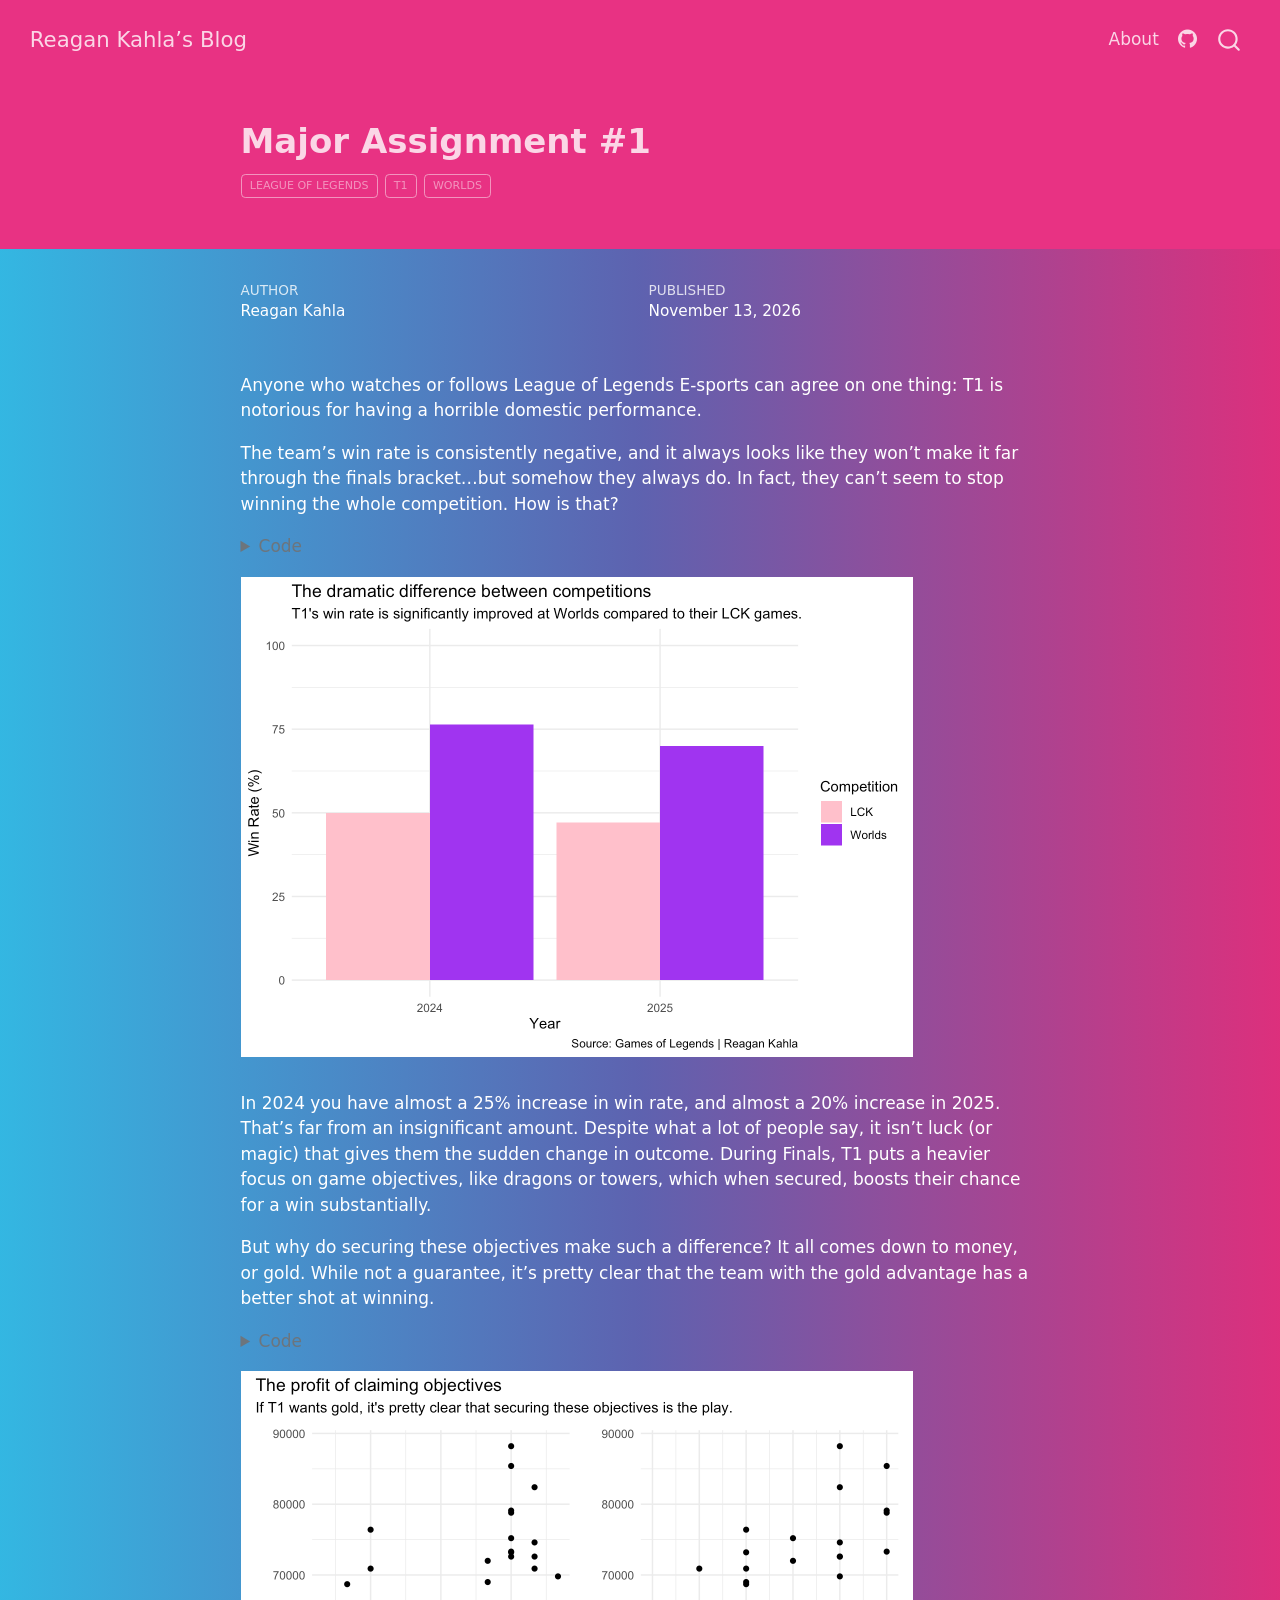
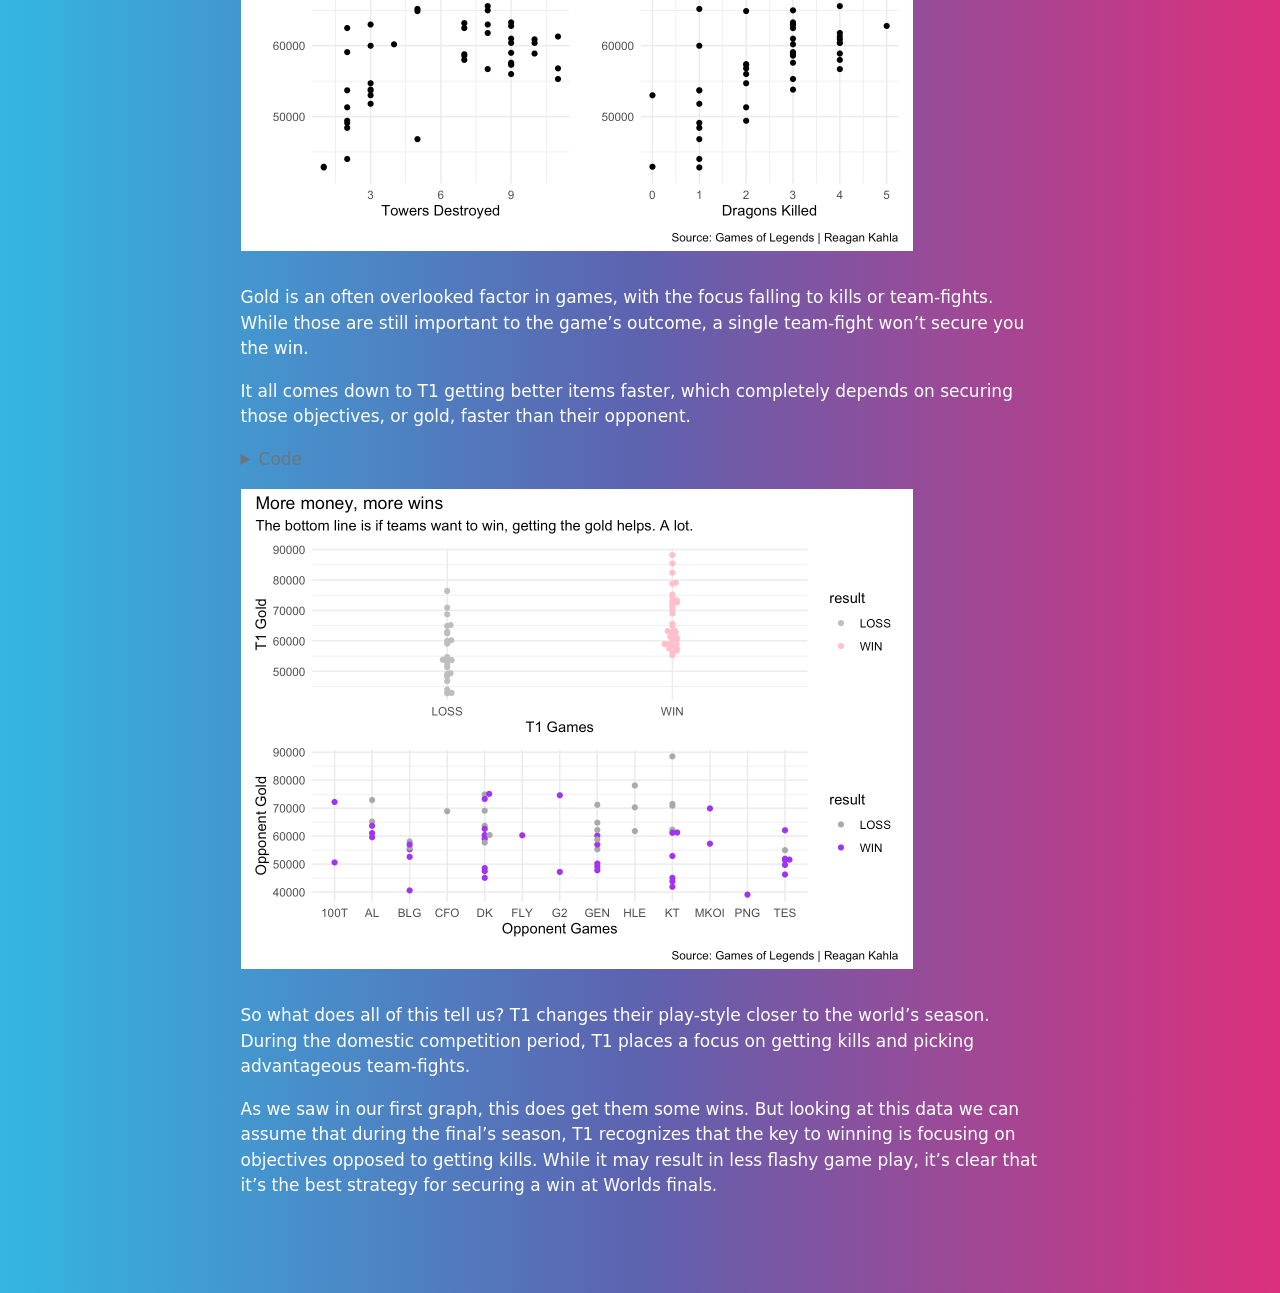
<file: posts/assignment1/index.html>
<!DOCTYPE html>
<html xmlns="http://www.w3.org/1999/xhtml" lang="en" xml:lang="en"><head>

<meta charset="utf-8">
<meta name="generator" content="quarto-1.11.9">

<meta name="viewport" content="width=device-width, initial-scale=1.0, user-scalable=yes">

<meta name="author" content="Reagan Kahla">
<meta name="dcterms.date" content="2026-11-13">

<title>Major Assignment #1 – Reagan Kahla's Blog</title>
<style>
/* Default styles provided by pandoc.
** See https://pandoc.org/MANUAL.html#variables-for-html for config info.
*/
span.smallcaps{font-variant: small-caps;}
div.columns{display: flex; gap: 1.5em;}
div.column{flex: auto;}
@media screen {
div.columns{gap: min(4vw, 1.5em);}
div.column{overflow-x: auto;}
}
div.hanging-indent{margin-left: 1.5em; text-indent: -1.5em;}
ul.task-list{list-style: none;}
ul.task-list li input[type="checkbox"] {
  width: 0.8em;
  margin: 0 0.8em 0.2em -1em; /* quarto-specific, see https://github.com/quarto-dev/quarto-cli/issues/4556 */ 
  vertical-align: middle;
}
/* CSS for syntax highlighting */
html { -webkit-text-size-adjust: 100%; }
pre > code.sourceCode { white-space: pre; position: relative; }
pre > code.sourceCode > span { display: inline-block; line-height: 1.25; }
pre > code.sourceCode > span:empty { height: 1.2em; }
.sourceCode { overflow: visible; }
code.sourceCode > span { color: inherit; text-decoration: inherit; }
div.sourceCode { margin: 1em 0; }
pre.sourceCode { margin: 0; }
@media screen {
div.sourceCode { overflow: auto; }
}
@media print {
pre > code.sourceCode { white-space: pre-wrap; }
pre > code.sourceCode > span { text-indent: -5em; padding-left: 5em; }
}
pre.numberSource code
  { counter-reset: source-line 0; }
pre.numberSource code > span
  { position: relative; left: -4em; counter-increment: source-line; }
pre.numberSource code > span > a:first-child::before
  { content: counter(source-line);
    position: relative; left: -1em; text-align: right; vertical-align: baseline;
    border: none; display: inline-block;
    -webkit-touch-callout: none; -webkit-user-select: none;
    -khtml-user-select: none; -moz-user-select: none;
    -ms-user-select: none; user-select: none;
    padding: 0 4px; width: 4em;
  }
pre.numberSource { margin-left: 3em;  padding-left: 4px; }
div.sourceCode
  {   }
@media screen {
pre > code.sourceCode > span > a:first-child::before { text-decoration: underline; }
}
</style>


<script src="../../site_libs/quarto-nav/quarto-nav.js"></script>
<script src="../../site_libs/quarto-nav/headroom.min.js"></script>
<script src="../../site_libs/clipboard/clipboard.min.js"></script>
<script src="../../site_libs/quarto-search/autocomplete.umd.js"></script>
<script src="../../site_libs/quarto-search/fuse.min.js"></script>
<script src="../../site_libs/quarto-search/quarto-search.js"></script>
<meta name="quarto:offset" content="../../">
<script src="../../site_libs/quarto-html/quarto.js" type="module"></script>
<script src="../../site_libs/quarto-html/tabsets/tabsets.js" type="module"></script>
<script src="../../site_libs/quarto-html/scrollable-regions/scrollable-regions.js" type="module"></script>
<script src="../../site_libs/quarto-html/popper.min.js"></script>
<script src="../../site_libs/quarto-html/tippy.umd.min.js"></script>
<script src="../../site_libs/quarto-html/anchor.min.js"></script>
<link href="../../site_libs/quarto-html/tippy.css" rel="stylesheet">
<link href="../../site_libs/quarto-html/quarto-syntax-highlighting-63b5708e65d6cd79cd7618c58d0c21e7.css" rel="stylesheet" id="quarto-text-highlighting-styles">
<script src="../../site_libs/bootstrap/bootstrap.min.js"></script>
<link href="../../site_libs/bootstrap/bootstrap-icons.css" rel="stylesheet">
<link href="../../site_libs/bootstrap/bootstrap-43a6aa08e5bcdac0f8c7480a3bcb4293.min.css" rel="stylesheet" append-hash="true" id="quarto-bootstrap" data-mode="light">
<script id="quarto-search-options" type="application/json">{
  "location": "navbar",
  "copy-button": false,
  "collapse-after": 3,
  "panel-placement": "end",
  "type": "overlay",
  "limit": 50,
  "keyboard-shortcut": [
    "f",
    "/",
    "s"
  ],
  "show-item-context": false,
  "language": {
    "search-no-results-text": "No results",
    "search-matching-documents-text": "matching documents",
    "search-copy-link-title": "Copy link to search",
    "search-hide-matches-text": "Hide additional matches",
    "search-more-match-text": "more match in this document",
    "search-more-matches-text": "more matches in this document",
    "search-clear-button-title": "Clear",
    "search-text-placeholder": "",
    "search-detached-cancel-button-title": "Cancel",
    "search-submit-button-title": "Submit",
    "search-label": "Search"
  }
}</script>


<link rel="stylesheet" href="../../styles.css">
</head>

<body class="nav-fixed fullcontent quarto-light"><a id="quarto-skip-link" class="visually-hidden-focusable" href="#quarto-document-content">Skip to main content</a>

<div id="quarto-search-results"></div>
  <header id="quarto-header" class="headroom fixed-top quarto-banner">
    <nav class="navbar navbar-expand-lg " data-bs-theme="dark" aria-label="Site">
      <div class="navbar-container container-fluid">
      <div class="navbar-brand-container mx-auto">
    <a class="navbar-brand" href="../../index.html">
    <span class="navbar-title">Reagan Kahla’s Blog</span>
    </a>
  </div>
          <button class="navbar-toggler" type="button" data-bs-toggle="collapse" data-bs-target="#navbarCollapse" aria-controls="navbarCollapse" aria-expanded="false" aria-label="Toggle navigation" onclick="if (window.quartoToggleHeadroom) { window.quartoToggleHeadroom(); }">
  <span class="navbar-toggler-icon"></span>
</button>
          <div class="collapse navbar-collapse" id="navbarCollapse">
            <ul class="navbar-nav navbar-nav-scroll ms-auto">
  <li class="nav-item">
    <a class="nav-link" href="../../about.html"> 
<span class="menu-text">About</span></a>
  </li>  
  <li class="nav-item compact">
    <a class="nav-link" href="https://github.com/"> <i class="bi bi-github" role="img">
</i> 
<span class="menu-text"></span></a>
  </li>  
</ul>
          </div> <!-- /navcollapse -->
            <div class="quarto-navbar-tools">
</div>
            <div id="quarto-search" class="" title="Search"></div>
      </div> <!-- /container-fluid -->
    </nav>
</header>
<!-- content -->
<header id="title-block-header" class="quarto-title-block default page-columns page-full">
  <div class="quarto-title-banner page-columns page-full">
    <div class="quarto-title column-body">
      <h1 class="title">Major Assignment #1</h1>
                                <div class="quarto-categories">
                <div class="quarto-category">League of Legends</div>
                <div class="quarto-category">T1</div>
                <div class="quarto-category">Worlds</div>
              </div>
                  </div>
  </div>
    
  
  <div class="quarto-title-meta">

      <div>
      <div class="quarto-title-meta-heading">Author</div>
      <div class="quarto-title-meta-contents">
               <p>Reagan Kahla </p>
            </div>
    </div>
      
      <div>
      <div class="quarto-title-meta-heading">Published</div>
      <div class="quarto-title-meta-contents">
        <p class="date">November 13, 2026</p>
      </div>
    </div>
    
      
    </div>
    
  
  </header><div id="quarto-content" class="quarto-container page-columns page-rows-contents page-layout-article page-navbar">
<!-- sidebar -->
<!-- margin-sidebar -->
    
<!-- main -->
<main class="content quarto-banner-title-block" id="quarto-document-content" tabindex="-1">





<p>Anyone who watches or follows League of Legends E-sports can agree on one thing: T1 is notorious for having a horrible domestic performance.</p>
<p>The team’s win rate is consistently negative, and it always looks like they won’t make it far through the finals bracket…but somehow they always do. In fact, they can’t seem to stop winning the whole competition. How is that?</p>
<div class="cell">
<details class="code-fold">
<summary>Code</summary>
<div class="code-copy-outer-scaffold"><div class="sourceCode cell-code" id="cb1"><pre class="sourceCode r code-with-copy"><code class="sourceCode r"><span id="cb1-1"><a href="#cb1-1" aria-hidden="true" tabindex="-1"></a><span class="fu">library</span>(tidyverse)</span>
<span id="cb1-2"><a href="#cb1-2" aria-hidden="true" tabindex="-1"></a></span>
<span id="cb1-3"><a href="#cb1-3" aria-hidden="true" tabindex="-1"></a>T1 <span class="ot">&lt;-</span> <span class="fu">read_csv</span>(<span class="st">"T1_Team_Statistics.csv"</span>)</span>
<span id="cb1-4"><a href="#cb1-4" aria-hidden="true" tabindex="-1"></a></span>
<span id="cb1-5"><a href="#cb1-5" aria-hidden="true" tabindex="-1"></a>winrate <span class="ot">&lt;-</span> T1 <span class="sc">|&gt;</span></span>
<span id="cb1-6"><a href="#cb1-6" aria-hidden="true" tabindex="-1"></a>  <span class="fu">mutate</span>(<span class="at">category =</span> <span class="fu">ifelse</span>(<span class="fu">grepl</span>(<span class="st">"LCK"</span>, tournament), <span class="st">"LCK"</span>, <span class="st">"Worlds"</span>)) <span class="sc">|&gt;</span></span>
<span id="cb1-7"><a href="#cb1-7" aria-hidden="true" tabindex="-1"></a>  <span class="fu">group_by</span>(year, category) <span class="sc">|&gt;</span></span>
<span id="cb1-8"><a href="#cb1-8" aria-hidden="true" tabindex="-1"></a>  <span class="fu">summarise</span>(<span class="at">win_rate =</span> <span class="fu">mean</span>(result <span class="sc">==</span> <span class="st">"WIN"</span>) <span class="sc">*</span> <span class="dv">100</span>)</span>
<span id="cb1-9"><a href="#cb1-9" aria-hidden="true" tabindex="-1"></a></span>
<span id="cb1-10"><a href="#cb1-10" aria-hidden="true" tabindex="-1"></a>winrateplot <span class="ot">&lt;-</span> <span class="fu">ggplot</span>(winrate, <span class="fu">aes</span>(<span class="at">x =</span> <span class="fu">factor</span>(year), <span class="at">y =</span> win_rate, <span class="at">fill =</span> category)) <span class="sc">+</span></span>
<span id="cb1-11"><a href="#cb1-11" aria-hidden="true" tabindex="-1"></a>  <span class="fu">geom_bar</span>(<span class="at">stat =</span> <span class="st">"identity"</span>, <span class="at">position =</span> <span class="st">"dodge"</span>) <span class="sc">+</span></span>
<span id="cb1-12"><a href="#cb1-12" aria-hidden="true" tabindex="-1"></a>  <span class="fu">labs</span>(</span>
<span id="cb1-13"><a href="#cb1-13" aria-hidden="true" tabindex="-1"></a>    <span class="at">title =</span> <span class="st">"The dramatic difference between competitions"</span>,</span>
<span id="cb1-14"><a href="#cb1-14" aria-hidden="true" tabindex="-1"></a>    <span class="at">subtitle =</span> <span class="st">"T1's win rate is significantly improved at Worlds compared to their LCK games."</span>,</span>
<span id="cb1-15"><a href="#cb1-15" aria-hidden="true" tabindex="-1"></a>    <span class="at">caption =</span> <span class="st">"Source: Games of Legends | Reagan Kahla"</span>,</span>
<span id="cb1-16"><a href="#cb1-16" aria-hidden="true" tabindex="-1"></a>    <span class="at">x =</span> <span class="st">"Year"</span>,</span>
<span id="cb1-17"><a href="#cb1-17" aria-hidden="true" tabindex="-1"></a>    <span class="at">y =</span> <span class="st">"Win Rate (%)"</span>,</span>
<span id="cb1-18"><a href="#cb1-18" aria-hidden="true" tabindex="-1"></a>    <span class="at">fill =</span> <span class="st">"Competition"</span></span>
<span id="cb1-19"><a href="#cb1-19" aria-hidden="true" tabindex="-1"></a>  ) <span class="sc">+</span></span>
<span id="cb1-20"><a href="#cb1-20" aria-hidden="true" tabindex="-1"></a>  <span class="fu">scale_y_continuous</span>(<span class="at">limits =</span> <span class="fu">c</span>(<span class="dv">0</span>, <span class="dv">100</span>)) <span class="sc">+</span></span>
<span id="cb1-21"><a href="#cb1-21" aria-hidden="true" tabindex="-1"></a>  <span class="fu">scale_fill_manual</span>(</span>
<span id="cb1-22"><a href="#cb1-22" aria-hidden="true" tabindex="-1"></a>    <span class="at">values =</span> <span class="fu">c</span>(</span>
<span id="cb1-23"><a href="#cb1-23" aria-hidden="true" tabindex="-1"></a>      <span class="st">"LCK"</span> <span class="ot">=</span> <span class="st">"pink"</span>,</span>
<span id="cb1-24"><a href="#cb1-24" aria-hidden="true" tabindex="-1"></a>      <span class="st">"Worlds"</span> <span class="ot">=</span> <span class="st">"purple"</span></span>
<span id="cb1-25"><a href="#cb1-25" aria-hidden="true" tabindex="-1"></a>    )</span>
<span id="cb1-26"><a href="#cb1-26" aria-hidden="true" tabindex="-1"></a>  ) <span class="sc">+</span></span>
<span id="cb1-27"><a href="#cb1-27" aria-hidden="true" tabindex="-1"></a>  <span class="fu">theme_minimal</span>()</span>
<span id="cb1-28"><a href="#cb1-28" aria-hidden="true" tabindex="-1"></a></span>
<span id="cb1-29"><a href="#cb1-29" aria-hidden="true" tabindex="-1"></a>winrateplot</span></code></pre></div><button title="Copy to Clipboard" class="code-copy-button"><i class="bi"></i></button></div>
</details>
<div class="cell-output-display">
<div>
<figure class="figure">
<p><img src="index_files/figure-html/unnamed-chunk-1-1.png" class="img-fluid figure-img" width="672"></p>
</figure>
</div>
</div>
</div>
<p>In 2024 you have almost a 25% increase in win rate, and almost a 20% increase in 2025. That’s far from an insignificant amount. Despite what a lot of people say, it isn’t luck (or magic) that gives them the sudden change in outcome. During Finals, T1 puts a heavier focus on game objectives, like dragons or towers, which when secured, boosts their chance for a win substantially.</p>
<p>But why do securing these objectives make such a difference? It all comes down to money, or gold. While not a guarantee, it’s pretty clear that the team with the gold advantage has a better shot at winning.</p>
<div class="cell">
<details class="code-fold">
<summary>Code</summary>
<div class="code-copy-outer-scaffold"><div class="sourceCode cell-code" id="cb2"><pre class="sourceCode r code-with-copy"><code class="sourceCode r"><span id="cb2-1"><a href="#cb2-1" aria-hidden="true" tabindex="-1"></a><span class="fu">library</span>(tidyverse)</span>
<span id="cb2-2"><a href="#cb2-2" aria-hidden="true" tabindex="-1"></a><span class="fu">library</span>(patchwork)</span>
<span id="cb2-3"><a href="#cb2-3" aria-hidden="true" tabindex="-1"></a></span>
<span id="cb2-4"><a href="#cb2-4" aria-hidden="true" tabindex="-1"></a>T1 <span class="ot">&lt;-</span> <span class="fu">read_csv</span>(<span class="st">"T1_Team_Statistics.csv"</span>)</span>
<span id="cb2-5"><a href="#cb2-5" aria-hidden="true" tabindex="-1"></a></span>
<span id="cb2-6"><a href="#cb2-6" aria-hidden="true" tabindex="-1"></a>bar1 <span class="ot">&lt;-</span> <span class="fu">ggplot</span>() <span class="sc">+</span></span>
<span id="cb2-7"><a href="#cb2-7" aria-hidden="true" tabindex="-1"></a>  <span class="fu">geom_point</span>(<span class="at">data=</span>T1, <span class="fu">aes</span>(<span class="at">x =</span> t1_towers, <span class="at">y =</span> t1_gold <span class="sc">*</span> <span class="dv">1000</span>)) <span class="sc">+</span></span>
<span id="cb2-8"><a href="#cb2-8" aria-hidden="true" tabindex="-1"></a>  <span class="fu">labs</span>(</span>
<span id="cb2-9"><a href="#cb2-9" aria-hidden="true" tabindex="-1"></a>    <span class="at">x =</span> <span class="st">"Towers Destroyed"</span>,</span>
<span id="cb2-10"><a href="#cb2-10" aria-hidden="true" tabindex="-1"></a>    <span class="at">y =</span> <span class="st">""</span></span>
<span id="cb2-11"><a href="#cb2-11" aria-hidden="true" tabindex="-1"></a>  ) <span class="sc">+</span></span>
<span id="cb2-12"><a href="#cb2-12" aria-hidden="true" tabindex="-1"></a>  <span class="fu">theme_minimal</span>()</span>
<span id="cb2-13"><a href="#cb2-13" aria-hidden="true" tabindex="-1"></a></span>
<span id="cb2-14"><a href="#cb2-14" aria-hidden="true" tabindex="-1"></a>bar2 <span class="ot">&lt;-</span> <span class="fu">ggplot</span>() <span class="sc">+</span></span>
<span id="cb2-15"><a href="#cb2-15" aria-hidden="true" tabindex="-1"></a>  <span class="fu">geom_point</span>(<span class="at">data=</span>T1, <span class="fu">aes</span>(<span class="at">x =</span> t1_dragons, <span class="at">y =</span> t1_gold <span class="sc">*</span> <span class="dv">1000</span>)) <span class="sc">+</span></span>
<span id="cb2-16"><a href="#cb2-16" aria-hidden="true" tabindex="-1"></a>  <span class="fu">labs</span>(</span>
<span id="cb2-17"><a href="#cb2-17" aria-hidden="true" tabindex="-1"></a>    <span class="at">x =</span> <span class="st">"Dragons Killed"</span>,</span>
<span id="cb2-18"><a href="#cb2-18" aria-hidden="true" tabindex="-1"></a>    <span class="at">y =</span> <span class="st">""</span></span>
<span id="cb2-19"><a href="#cb2-19" aria-hidden="true" tabindex="-1"></a>  ) <span class="sc">+</span></span>
<span id="cb2-20"><a href="#cb2-20" aria-hidden="true" tabindex="-1"></a>  <span class="fu">theme_minimal</span>()</span>
<span id="cb2-21"><a href="#cb2-21" aria-hidden="true" tabindex="-1"></a></span>
<span id="cb2-22"><a href="#cb2-22" aria-hidden="true" tabindex="-1"></a>bar1 <span class="sc">+</span> bar2 <span class="sc">+</span></span>
<span id="cb2-23"><a href="#cb2-23" aria-hidden="true" tabindex="-1"></a>  <span class="fu">plot_annotation</span>(</span>
<span id="cb2-24"><a href="#cb2-24" aria-hidden="true" tabindex="-1"></a>    <span class="at">title =</span> <span class="st">"The profit of claiming objectives"</span>,</span>
<span id="cb2-25"><a href="#cb2-25" aria-hidden="true" tabindex="-1"></a>    <span class="at">subtitle =</span> <span class="st">"If T1 wants gold, it's pretty clear that securing these objectives is the play."</span>,</span>
<span id="cb2-26"><a href="#cb2-26" aria-hidden="true" tabindex="-1"></a>    <span class="at">caption =</span> <span class="st">"Source: Games of Legends | Reagan Kahla"</span></span>
<span id="cb2-27"><a href="#cb2-27" aria-hidden="true" tabindex="-1"></a>  )</span></code></pre></div><button title="Copy to Clipboard" class="code-copy-button"><i class="bi"></i></button></div>
</details>
<div class="cell-output-display">
<div>
<figure class="figure">
<p><img src="index_files/figure-html/unnamed-chunk-2-1.png" class="img-fluid figure-img" width="672"></p>
</figure>
</div>
</div>
</div>
<p>Gold is an often overlooked factor in games, with the focus falling to kills or team-fights. While those are still important to the game’s outcome, a single team-fight won’t secure you the win.</p>
<p>It all comes down to T1 getting better items faster, which completely depends on securing those objectives, or gold, faster than their opponent.</p>
<div class="cell">
<details class="code-fold">
<summary>Code</summary>
<div class="code-copy-outer-scaffold"><div class="sourceCode cell-code" id="cb3"><pre class="sourceCode r code-with-copy"><code class="sourceCode r"><span id="cb3-1"><a href="#cb3-1" aria-hidden="true" tabindex="-1"></a><span class="fu">library</span>(tidyverse)</span>
<span id="cb3-2"><a href="#cb3-2" aria-hidden="true" tabindex="-1"></a><span class="fu">library</span>(ggbeeswarm)</span>
<span id="cb3-3"><a href="#cb3-3" aria-hidden="true" tabindex="-1"></a><span class="fu">library</span>(ggrepel)</span>
<span id="cb3-4"><a href="#cb3-4" aria-hidden="true" tabindex="-1"></a></span>
<span id="cb3-5"><a href="#cb3-5" aria-hidden="true" tabindex="-1"></a>T1 <span class="ot">&lt;-</span> <span class="fu">read_csv</span>(<span class="st">"T1_Team_Statistics.csv"</span>)</span>
<span id="cb3-6"><a href="#cb3-6" aria-hidden="true" tabindex="-1"></a></span>
<span id="cb3-7"><a href="#cb3-7" aria-hidden="true" tabindex="-1"></a><span class="fu">set.seed</span>(<span class="dv">1234</span>)</span>
<span id="cb3-8"><a href="#cb3-8" aria-hidden="true" tabindex="-1"></a></span>
<span id="cb3-9"><a href="#cb3-9" aria-hidden="true" tabindex="-1"></a>plot1 <span class="ot">&lt;-</span> <span class="fu">ggplot</span>() <span class="sc">+</span> </span>
<span id="cb3-10"><a href="#cb3-10" aria-hidden="true" tabindex="-1"></a>  <span class="fu">geom_beeswarm</span>(<span class="at">data=</span>T1, <span class="fu">aes</span>(<span class="at">x =</span> result, <span class="at">y =</span> t1_gold<span class="sc">*</span><span class="dv">1000</span>, <span class="at">color =</span> result)) <span class="sc">+</span></span>
<span id="cb3-11"><a href="#cb3-11" aria-hidden="true" tabindex="-1"></a>  <span class="fu">scale_color_manual</span>(<span class="at">values =</span> <span class="fu">c</span>(<span class="st">"WIN"</span> <span class="ot">=</span> <span class="st">"pink"</span>, <span class="st">"LOSS"</span> <span class="ot">=</span> <span class="st">"grey"</span>)) <span class="sc">+</span></span>
<span id="cb3-12"><a href="#cb3-12" aria-hidden="true" tabindex="-1"></a>  <span class="fu">labs</span>(</span>
<span id="cb3-13"><a href="#cb3-13" aria-hidden="true" tabindex="-1"></a>    <span class="at">x =</span> <span class="st">"T1 Games"</span>,</span>
<span id="cb3-14"><a href="#cb3-14" aria-hidden="true" tabindex="-1"></a>    <span class="at">y =</span> <span class="st">"T1 Gold"</span></span>
<span id="cb3-15"><a href="#cb3-15" aria-hidden="true" tabindex="-1"></a>  ) <span class="sc">+</span></span>
<span id="cb3-16"><a href="#cb3-16" aria-hidden="true" tabindex="-1"></a>  <span class="fu">theme_minimal</span>()</span>
<span id="cb3-17"><a href="#cb3-17" aria-hidden="true" tabindex="-1"></a></span>
<span id="cb3-18"><a href="#cb3-18" aria-hidden="true" tabindex="-1"></a>plot2 <span class="ot">&lt;-</span> <span class="fu">ggplot</span>() <span class="sc">+</span></span>
<span id="cb3-19"><a href="#cb3-19" aria-hidden="true" tabindex="-1"></a>  <span class="fu">geom_beeswarm</span>(<span class="at">data=</span>T1, <span class="fu">aes</span>(<span class="at">x =</span> opponent_code, <span class="at">y =</span> opponent_gold<span class="sc">*</span><span class="dv">1000</span>, <span class="at">color =</span> result)) <span class="sc">+</span></span>
<span id="cb3-20"><a href="#cb3-20" aria-hidden="true" tabindex="-1"></a>  <span class="fu">scale_color_manual</span>(<span class="at">values =</span> <span class="fu">c</span>(<span class="st">"WIN"</span> <span class="ot">=</span> <span class="st">"purple"</span>, <span class="st">"LOSS"</span> <span class="ot">=</span> <span class="st">"darkgrey"</span>)) <span class="sc">+</span></span>
<span id="cb3-21"><a href="#cb3-21" aria-hidden="true" tabindex="-1"></a>  <span class="fu">labs</span>(</span>
<span id="cb3-22"><a href="#cb3-22" aria-hidden="true" tabindex="-1"></a>    <span class="at">x =</span> <span class="st">"Opponent Games"</span>,</span>
<span id="cb3-23"><a href="#cb3-23" aria-hidden="true" tabindex="-1"></a>    <span class="at">y =</span> <span class="st">"Opponent Gold"</span></span>
<span id="cb3-24"><a href="#cb3-24" aria-hidden="true" tabindex="-1"></a>  ) <span class="sc">+</span></span>
<span id="cb3-25"><a href="#cb3-25" aria-hidden="true" tabindex="-1"></a>  <span class="fu">theme_minimal</span>()</span>
<span id="cb3-26"><a href="#cb3-26" aria-hidden="true" tabindex="-1"></a></span>
<span id="cb3-27"><a href="#cb3-27" aria-hidden="true" tabindex="-1"></a>plot1 <span class="sc">/</span> plot2 <span class="sc">+</span></span>
<span id="cb3-28"><a href="#cb3-28" aria-hidden="true" tabindex="-1"></a>  <span class="fu">plot_annotation</span>(</span>
<span id="cb3-29"><a href="#cb3-29" aria-hidden="true" tabindex="-1"></a>    <span class="at">title =</span> <span class="st">"More money, more wins"</span>,</span>
<span id="cb3-30"><a href="#cb3-30" aria-hidden="true" tabindex="-1"></a>    <span class="at">subtitle =</span> <span class="st">"The bottom line is if teams want to win, getting the gold helps. A lot."</span>,</span>
<span id="cb3-31"><a href="#cb3-31" aria-hidden="true" tabindex="-1"></a>    <span class="at">caption =</span> <span class="st">"Source: Games of Legends | Reagan Kahla"</span></span>
<span id="cb3-32"><a href="#cb3-32" aria-hidden="true" tabindex="-1"></a>  )</span></code></pre></div><button title="Copy to Clipboard" class="code-copy-button"><i class="bi"></i></button></div>
</details>
<div class="cell-output-display">
<div>
<figure class="figure">
<p><img src="index_files/figure-html/unnamed-chunk-3-1.png" class="img-fluid figure-img" width="672"></p>
</figure>
</div>
</div>
</div>
<p>So what does all of this tell us? T1 changes their play-style closer to the world’s season. During the domestic competition period, T1 places a focus on getting kills and picking advantageous team-fights.</p>
<p>As we saw in our first graph, this does get them some wins. But looking at this data we can assume that during the final’s season, T1 recognizes that the key to winning is focusing on objectives opposed to getting kills. While it may result in less flashy game play, it’s clear that it’s the best strategy for securing a win at Worlds finals.</p>



</main> <!-- /main -->
<script id="quarto-html-after-body" type="application/javascript">
  window.document.addEventListener("DOMContentLoaded", function (event) {
    const icon = "";
    const anchorJS = new window.AnchorJS();
    anchorJS.options = {
      placement: 'right',
      icon: icon
    };
    anchorJS.add('.anchored');
    const isCodeAnnotation = (el) => {
      for (const clz of el.classList) {
        if (clz.startsWith('code-annotation-')) {                     
          return true;
        }
      }
      return false;
    }
    const onCopySuccess = function(e) {
      // button target
      const button = e.trigger;
      // don't keep focus
      button.blur();
      // flash "checked"
      button.classList.add('code-copy-button-checked');
      var currentTitle = button.getAttribute("title");
      button.setAttribute("title", "Copied!");
      let tooltip;
      if (window.bootstrap) {
        button.setAttribute("data-bs-toggle", "tooltip");
        button.setAttribute("data-bs-placement", "left");
        button.setAttribute("data-bs-title", "Copied!");
        tooltip = new bootstrap.Tooltip(button, 
          { trigger: "manual", 
            customClass: "code-copy-button-tooltip",
            offset: [0, -8]});
        tooltip.show();    
      }
      setTimeout(function() {
        if (tooltip) {
          tooltip.hide();
          button.removeAttribute("data-bs-title");
          button.removeAttribute("data-bs-toggle");
          button.removeAttribute("data-bs-placement");
        }
        button.setAttribute("title", currentTitle);
        button.classList.remove('code-copy-button-checked');
      }, 1000);
      // clear code selection
      e.clearSelection();
    }
    const getTextToCopy = function(trigger) {
      const outerScaffold = trigger.parentElement.cloneNode(true);
      const codeEl = outerScaffold.querySelector('code');
      for (const childEl of codeEl.children) {
        if (isCodeAnnotation(childEl)) {
          childEl.remove();
        }
      }
      return codeEl.innerText;
    }
    const clipboard = new window.ClipboardJS('.code-copy-button:not([data-in-quarto-modal])', {
      text: getTextToCopy
    });
    clipboard.on('success', onCopySuccess);
    if (window.document.getElementById('quarto-embedded-source-code-modal')) {
      const clipboardModal = new window.ClipboardJS('.code-copy-button[data-in-quarto-modal]', {
        text: getTextToCopy,
        container: window.document.getElementById('quarto-embedded-source-code-modal')
      });
      clipboardModal.on('success', onCopySuccess);
    }
      var localhostRegex = new RegExp(/^(?:http|https):\/\/localhost\:?[0-9]*\//);
      var mailtoRegex = new RegExp(/^mailto:/);
        var filterRegex = new RegExp("https:\/\/reagank4\.github\.io\/");
      var isInternal = (href) => {
          return filterRegex.test(href) || localhostRegex.test(href) || mailtoRegex.test(href);
      }
      // Inspect non-navigation links and adorn them if external
      window.quartoDecorateExternalLinks = function (root) {
     var links = (root || window.document).querySelectorAll('a[href]:not(.nav-link):not(.navbar-brand):not(.toc-action):not(.sidebar-link):not(.sidebar-item-toggle):not(.pagination-link):not(.no-external):not([aria-hidden]):not(.dropdown-item):not(.quarto-navigation-tool):not(.about-link)');
      for (var i=0; i<links.length; i++) {
        const link = links[i];
        if (!isInternal(link.href)) {
          // undo the damage that might have been done by quarto-nav.js in the case of
          // links that we want to consider external
          if (link.dataset.originalHref !== undefined) {
            link.href = link.dataset.originalHref;
          }
          if (!link.classList.contains('no-external-icon')) {
          }
        }
      }
      };
      window.quartoDecorateExternalLinks(window.document);
    // Esc closes the popup (WCAG 1.4.13) and focus leaving both trigger and
    // popup closes it (WCAG 2.4.11); tippy handles neither for interactive popups.
    const hideOnEscAndFocusOut = {
      name: 'hideOnEscAndFocusOut',
      defaultValue: true,
      fn(instance) {
        const dismiss = () => {
          // A show scheduled by the trigger delay would otherwise reopen it
          instance.clearDelayTimeouts();
          instance.hide();
        };
        const onKeyDown = (event) => {
          if (event.key !== 'Escape') {
            return;
          }
          // Keep Esc from also reaching page handlers (e.g. reveal.js overview),
          // except an open reveal.js slide menu, which Esc should close too.
          // The menu handles keys only when its keyboard option is on.
          const menuHandlesEsc = window.Reveal?.getPlugin?.('menu')?.isOpen() &&
            window.Reveal.getConfig().menu?.keyboard !== false;
          if (!menuHandlesEsc) {
            event.stopPropagation();
          }
          if (instance.popper.contains(window.document.activeElement)) {
            // Disabled while refocusing so the focus trigger does not reopen it
            instance.disable();
            instance.reference.focus();
            instance.enable();
          }
          dismiss();
        };
        const onFocusOut = (event) => {
          const target = event.relatedTarget;
          if (target && !instance.reference.contains(target) &&
              !instance.popper.contains(target)) {
            dismiss();
          }
        };
        // On the trigger too: a click trigger (code-annotations: select) has no
        // blur handling. Attached for the instance's lifetime so leaving the
        // trigger also cancels a show still pending on the trigger delay.
        instance.reference.addEventListener('focusout', onFocusOut);
        return {
          onShow() {
            window.document.addEventListener('keydown', onKeyDown, true);
            instance.popper.addEventListener('focusout', onFocusOut);
          },
          onHide() {
            window.document.removeEventListener('keydown', onKeyDown, true);
            instance.popper.removeEventListener('focusout', onFocusOut);
          },
          onDestroy() {
            instance.reference.removeEventListener('focusout', onFocusOut);
          },
        };
      },
    };
    function tippyHover(el, contentFn, onTriggerFn, onUntriggerFn) {
      const config = {
        allowHTML: true,
        maxWidth: 500,
        delay: 100,
        arrow: false,
        appendTo: function(el) {
            return el.parentElement;
        },
        interactive: true,
        interactiveBorder: 10,
        theme: 'quarto',
        placement: 'bottom-start',
        plugins: [hideOnEscAndFocusOut],
      };
      if (contentFn) {
        config.content = contentFn;
      }
      if (onTriggerFn) {
        config.onTrigger = onTriggerFn;
      }
      if (onUntriggerFn) {
        config.onUntrigger = onUntriggerFn;
      }
      window.tippy(el, config); 
    }
    const noterefs = window.document.querySelectorAll('a[role="doc-noteref"]');
    for (var i=0; i<noterefs.length; i++) {
      const ref = noterefs[i];
      tippyHover(ref, function() {
        // use id or data attribute instead here
        let href = ref.getAttribute('data-footnote-href') || ref.getAttribute('href');
        try { href = new URL(href).hash; } catch {}
        const id = href.replace(/^#\/?/, "");
        const note = window.document.getElementById(id);
        if (note) {
          return note.innerHTML;
        } else {
          return "";
        }
      });
    }
    const xrefs = window.document.querySelectorAll('a.quarto-xref');
    const processXRef = (id, note) => {
      // Strip column container classes
      const stripColumnClz = (el) => {
        el.classList.remove("page-full", "page-columns");
        if (el.children) {
          for (const child of el.children) {
            stripColumnClz(child);
          }
        }
      }
      stripColumnClz(note)
      if (id === null || id.startsWith('sec-')) {
        // Special case sections, only their first couple elements
        const container = document.createElement("div");
        if (note.children && note.children.length > 2) {
          container.appendChild(note.children[0].cloneNode(true));
          for (let i = 1; i < note.children.length; i++) {
            const child = note.children[i];
            if (child.tagName === "P" && child.innerText === "") {
              continue;
            } else {
              container.appendChild(child.cloneNode(true));
              break;
            }
          }
          if (window.Quarto?.typesetMath) {
            window.Quarto.typesetMath(container);
          }
          return container.innerHTML
        } else {
          if (window.Quarto?.typesetMath) {
            window.Quarto.typesetMath(note);
          }
          return note.innerHTML;
        }
      } else {
        // Remove any anchor links if they are present
        const anchorLink = note.querySelector('a.anchorjs-link');
        if (anchorLink) {
          anchorLink.remove();
        }
        if (window.Quarto?.typesetMath) {
          window.Quarto.typesetMath(note);
        }
        if (note.classList.contains("callout")) {
          return note.outerHTML;
        } else {
          return note.innerHTML;
        }
      }
    }
    for (var i=0; i<xrefs.length; i++) {
      const xref = xrefs[i];
      tippyHover(xref, undefined, function(instance) {
        instance.disable();
        let url = xref.getAttribute('href');
        let hash = undefined; 
        if (url.startsWith('#')) {
          hash = url;
        } else {
          try { hash = new URL(url).hash; } catch {}
        }
        if (hash) {
          const id = hash.replace(/^#\/?/, "");
          const note = window.document.getElementById(id);
          if (note !== null) {
            try {
              const html = processXRef(id, note.cloneNode(true));
              instance.setContent(html);
            } finally {
              instance.enable();
              instance.show();
            }
          } else {
            // See if we can fetch this
            fetch(url.split('#')[0])
            .then(res => res.text())
            .then(html => {
              const parser = new DOMParser();
              const htmlDoc = parser.parseFromString(html, "text/html");
              const note = htmlDoc.getElementById(id);
              if (note !== null) {
                const html = processXRef(id, note);
                instance.setContent(html);
              } 
            }).finally(() => {
              instance.enable();
              instance.show();
            });
          }
        } else {
          // See if we can fetch a full url (with no hash to target)
          // This is a special case and we should probably do some content thinning / targeting
          fetch(url)
          .then(res => res.text())
          .then(html => {
            const parser = new DOMParser();
            const htmlDoc = parser.parseFromString(html, "text/html");
            const note = htmlDoc.querySelector('main.content');
            if (note !== null) {
              // This should only happen for chapter cross references
              // (since there is no id in the URL)
              // remove the first header
              if (note.children.length > 0 && note.children[0].tagName === "HEADER") {
                note.children[0].remove();
              }
              const html = processXRef(null, note);
              instance.setContent(html);
            } 
          }).finally(() => {
            instance.enable();
            instance.show();
          });
        }
      }, function(instance) {
      });
    }
        let selectedAnnoteEl;
        const selectorForAnnotation = ( cell, annotation) => {
          let cellAttr = 'data-code-cell="' + cell + '"';
          let lineAttr = 'data-code-annotation="' +  annotation + '"';
          const selector = 'span[' + cellAttr + '][' + lineAttr + ']';
          return selector;
        }
        const selectCodeLines = (annoteEl) => {
          const doc = window.document;
          const targetCell = annoteEl.getAttribute("data-target-cell");
          const targetAnnotation = annoteEl.getAttribute("data-target-annotation");
          const annoteSpan = window.document.querySelector(selectorForAnnotation(targetCell, targetAnnotation));
          const lines = annoteSpan.getAttribute("data-code-lines").split(",");
          const lineIds = lines.map((line) => {
            return targetCell + "-" + line;
          })
          // Each band is positioned against its own containing block, which is
          // not the offsetParent of the lines, so place it from client rects.
          const placeBand = (band, firstEl, lastEl, codeBlock) => {
            const container = band.offsetParent;
            if (container === null) {
              return;
            }
            const containerRect = container.getBoundingClientRect();
            // Reveal.js scales slides with a transform, so convert client
            // pixels back to the CSS pixels of the container.
            const scale = containerRect.height / container.offsetHeight || 1;
            const firstRect = firstEl.getBoundingClientRect();
            const lastRect = lastEl.getBoundingClientRect();
            const top = (firstRect.top - containerRect.top) / scale - container.clientTop + container.scrollTop;
            const height = (lastRect.bottom - firstRect.top) / scale;
            band.style.top = top - 2 + "px";
            band.style.height = height + 4 + "px";
            if (codeBlock) {
              // Without the copy button wrapper, the containing block is wider
              // than the code block, so span the code block explicitly.
              const blockRect = codeBlock.getBoundingClientRect();
              band.style.left = (blockRect.left - containerRect.left) / scale - container.clientLeft + container.scrollLeft + "px";
              band.style.width = blockRect.width / scale + "px";
            }
          };
          if (lineIds.length > 0) {
            const el = window.document.getElementById(lineIds[0]);
            const lastEl = window.document.getElementById(lineIds[lineIds.length - 1]);
            const parent = el.parentElement.parentElement;
            // cook up a div (if necessary) and position it
            let div = window.document.getElementById("code-annotation-line-highlight");
            if (div === null) {
              div = window.document.createElement("div");
              div.setAttribute("id", "code-annotation-line-highlight");
              div.style.position = 'absolute';
              parent.appendChild(div);
            }
            placeBand(div, el, lastEl, parent.closest("div.sourceCode") || parent);
            let gutterDiv = window.document.getElementById("code-annotation-line-highlight-gutter");
            if (gutterDiv === null) {
              gutterDiv = window.document.createElement("div");
              gutterDiv.setAttribute("id", "code-annotation-line-highlight-gutter");
              gutterDiv.style.position = 'absolute';
              const codeCell = window.document.getElementById(targetCell);
              const gutter = codeCell.querySelector('.code-annotation-gutter');
              gutter.appendChild(gutterDiv);
            }
            placeBand(gutterDiv, el, lastEl);
            selectedAnnoteEl = annoteEl;
          }
        };
        const unselectCodeLines = () => {
          const elementsIds = ["code-annotation-line-highlight", "code-annotation-line-highlight-gutter"];
          elementsIds.forEach((elId) => {
            const div = window.document.getElementById(elId);
            if (div) {
              div.remove();
            }
          });
          selectedAnnoteEl = undefined;
        };
          // Handle positioning of the toggle
      window.addEventListener(
        "resize",
        throttle(() => {
          elRect = undefined;
          if (selectedAnnoteEl) {
            selectCodeLines(selectedAnnoteEl);
          }
        }, 10)
      );
      function throttle(fn, ms) {
      let throttle = false;
      let timer;
        return (...args) => {
          if(!throttle) { // first call gets through
              fn.apply(this, args);
              throttle = true;
          } else { // all the others get throttled
              if(timer) clearTimeout(timer); // cancel #2
              timer = setTimeout(() => {
                fn.apply(this, args);
                timer = throttle = false;
              }, ms);
          }
        };
      }
        // Attach click handler to the DT
        const annoteDls = window.document.querySelectorAll('dt[data-target-cell]');
        for (const annoteDlNode of annoteDls) {
          annoteDlNode.addEventListener('click', (event) => {
            const clickedEl = event.target;
            if (clickedEl !== selectedAnnoteEl) {
              unselectCodeLines();
              const activeEl = window.document.querySelector('dt[data-target-cell].code-annotation-active');
              if (activeEl) {
                activeEl.classList.remove('code-annotation-active');
              }
              selectCodeLines(clickedEl);
              clickedEl.classList.add('code-annotation-active');
            } else {
              // Unselect the line
              unselectCodeLines();
              clickedEl.classList.remove('code-annotation-active');
            }
          });
        }
    const findCites = (el) => {
      const parentEl = el.parentElement;
      if (parentEl) {
        const cites = parentEl.dataset.cites;
        if (cites) {
          return {
            el,
            cites: cites.split(' ')
          };
        } else {
          return findCites(el.parentElement)
        }
      } else {
        return undefined;
      }
    };
    var bibliorefs = window.document.querySelectorAll('a[role="doc-biblioref"]');
    for (var i=0; i<bibliorefs.length; i++) {
      const ref = bibliorefs[i];
      const citeInfo = findCites(ref);
      if (citeInfo) {
        tippyHover(citeInfo.el, function() {
          var popup = window.document.createElement('div');
          citeInfo.cites.forEach(function(cite) {
            var citeDiv = window.document.createElement('div');
            citeDiv.classList.add('hanging-indent');
            citeDiv.classList.add('csl-entry');
            var biblioDiv = window.document.getElementById('ref-' + cite);
            if (biblioDiv) {
              citeDiv.innerHTML = biblioDiv.innerHTML;
            }
            popup.appendChild(citeDiv);
          });
          return popup.innerHTML;
        });
      }
    }
  });
  </script>
  <script type="application/javascript">
  window.quartoScrollableRegionsLabels = {"code":"Scrollable code","output":"Scrollable output"};
  </script>
</div> <!-- /content -->




</body></html>
</file>
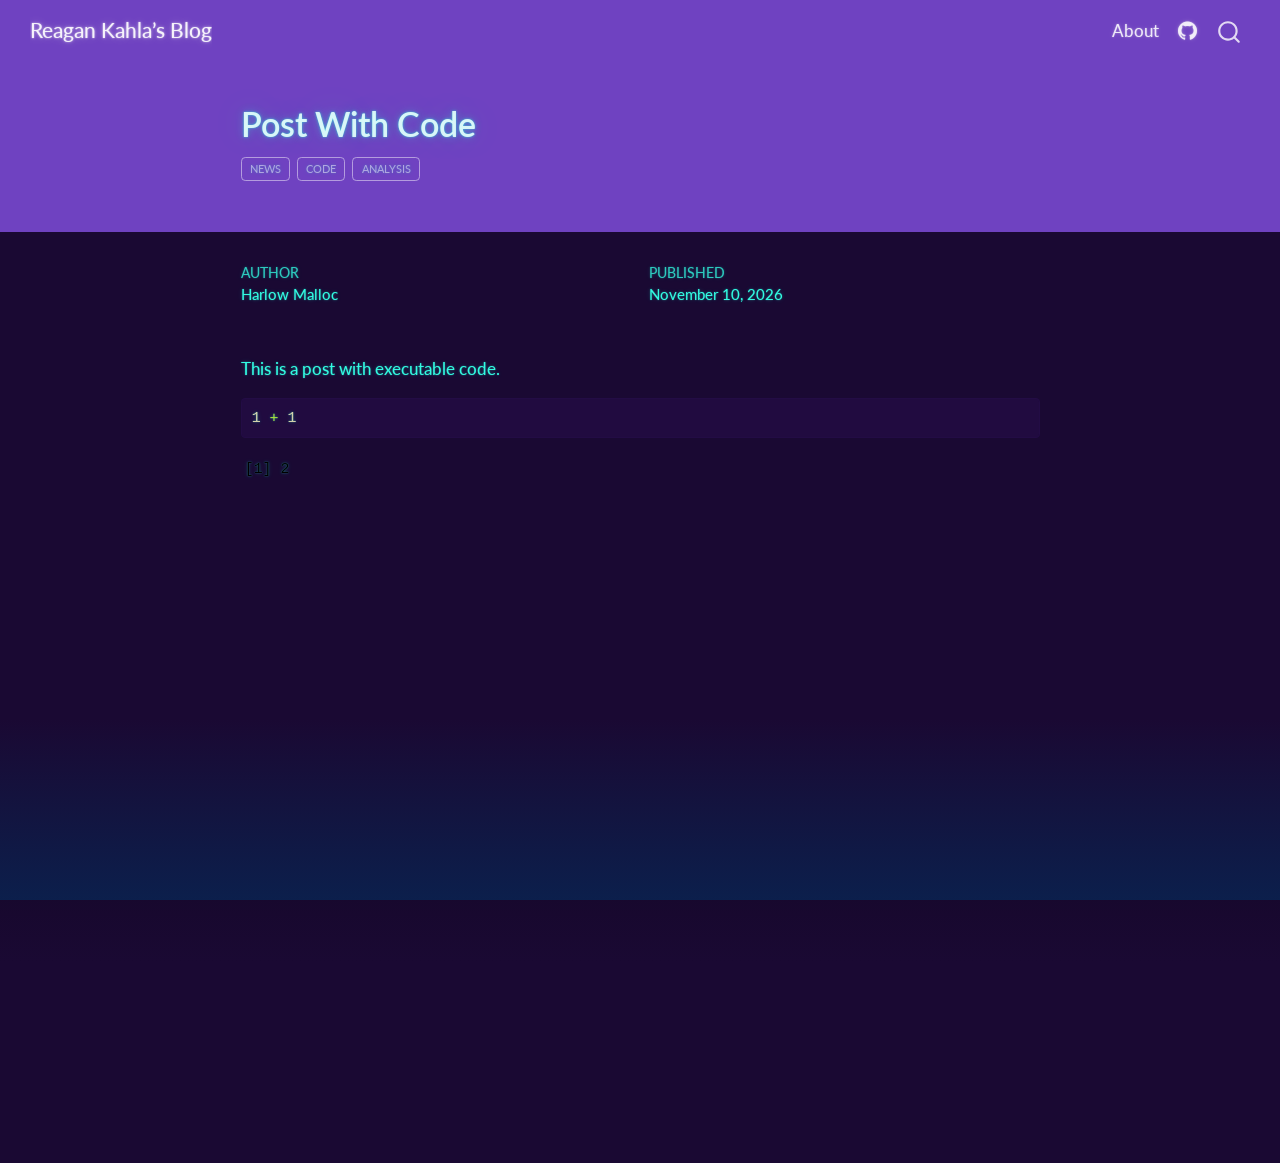
<file: posts/post-with-code/index.html>
<!DOCTYPE html>
<html xmlns="http://www.w3.org/1999/xhtml" lang="en" xml:lang="en"><head>

<meta charset="utf-8">
<meta name="generator" content="quarto-1.11.9">

<meta name="viewport" content="width=device-width, initial-scale=1.0, user-scalable=yes">

<meta name="author" content="Harlow Malloc">
<meta name="dcterms.date" content="2026-11-10">

<title>Post With Code – Reagan Kahla’s Blog</title>
<style>
/* Default styles provided by pandoc.
** See https://pandoc.org/MANUAL.html#variables-for-html for config info.
*/
span.smallcaps{font-variant: small-caps;}
div.columns{display: flex; gap: 1.5em;}
div.column{flex: auto;}
@media screen {
div.columns{gap: min(4vw, 1.5em);}
div.column{overflow-x: auto;}
}
div.hanging-indent{margin-left: 1.5em; text-indent: -1.5em;}
ul.task-list{list-style: none;}
ul.task-list li input[type="checkbox"] {
  width: 0.8em;
  margin: 0 0.8em 0.2em -1em; /* quarto-specific, see https://github.com/quarto-dev/quarto-cli/issues/4556 */ 
  vertical-align: middle;
}
/* CSS for syntax highlighting */
html { -webkit-text-size-adjust: 100%; }
pre > code.sourceCode { white-space: pre; position: relative; }
pre > code.sourceCode > span { display: inline-block; line-height: 1.25; }
pre > code.sourceCode > span:empty { height: 1.2em; }
.sourceCode { overflow: visible; }
code.sourceCode > span { color: inherit; text-decoration: inherit; }
div.sourceCode { margin: 1em 0; }
pre.sourceCode { margin: 0; }
@media screen {
div.sourceCode { overflow: auto; }
}
@media print {
pre > code.sourceCode { white-space: pre-wrap; }
pre > code.sourceCode > span { text-indent: -5em; padding-left: 5em; }
}
pre.numberSource code
  { counter-reset: source-line 0; }
pre.numberSource code > span
  { position: relative; left: -4em; counter-increment: source-line; }
pre.numberSource code > span > a:first-child::before
  { content: counter(source-line);
    position: relative; left: -1em; text-align: right; vertical-align: baseline;
    border: none; display: inline-block;
    -webkit-touch-callout: none; -webkit-user-select: none;
    -khtml-user-select: none; -moz-user-select: none;
    -ms-user-select: none; user-select: none;
    padding: 0 4px; width: 4em;
  }
pre.numberSource { margin-left: 3em;  padding-left: 4px; }
div.sourceCode
  {   }
@media screen {
pre > code.sourceCode > span > a:first-child::before { text-decoration: underline; }
}
</style>


<script src="../../site_libs/quarto-nav/quarto-nav.js"></script>
<script src="../../site_libs/quarto-nav/headroom.min.js"></script>
<script src="../../site_libs/clipboard/clipboard.min.js"></script>
<script src="../../site_libs/quarto-search/autocomplete.umd.js"></script>
<script src="../../site_libs/quarto-search/fuse.min.js"></script>
<script src="../../site_libs/quarto-search/quarto-search.js"></script>
<meta name="quarto:offset" content="../../">
<script src="../../site_libs/quarto-html/quarto.js" type="module"></script>
<script src="../../site_libs/quarto-html/tabsets/tabsets.js" type="module"></script>
<script src="../../site_libs/quarto-html/scrollable-regions/scrollable-regions.js" type="module"></script>
<script src="../../site_libs/quarto-html/popper.min.js"></script>
<script src="../../site_libs/quarto-html/tippy.umd.min.js"></script>
<script src="../../site_libs/quarto-html/anchor.min.js"></script>
<link href="../../site_libs/quarto-html/tippy.css" rel="stylesheet">
<link href="../../site_libs/quarto-html/quarto-syntax-highlighting-dark-447e42e69aaa9833c0ba1b986f430b20.css" rel="stylesheet" id="quarto-text-highlighting-styles">
<script src="../../site_libs/bootstrap/bootstrap.min.js"></script>
<link href="../../site_libs/bootstrap/bootstrap-icons.css" rel="stylesheet">
<link href="../../site_libs/bootstrap/bootstrap-988fd635b29671505c2df13d31053b1d.min.css" rel="stylesheet" append-hash="true" id="quarto-bootstrap" data-mode="dark">
<script id="quarto-search-options" type="application/json">{
  "location": "navbar",
  "copy-button": false,
  "collapse-after": 3,
  "panel-placement": "end",
  "type": "overlay",
  "limit": 50,
  "keyboard-shortcut": [
    "f",
    "/",
    "s"
  ],
  "show-item-context": false,
  "language": {
    "search-no-results-text": "No results",
    "search-matching-documents-text": "matching documents",
    "search-copy-link-title": "Copy link to search",
    "search-hide-matches-text": "Hide additional matches",
    "search-more-match-text": "more match in this document",
    "search-more-matches-text": "more matches in this document",
    "search-clear-button-title": "Clear",
    "search-text-placeholder": "",
    "search-detached-cancel-button-title": "Cancel",
    "search-submit-button-title": "Submit",
    "search-label": "Search"
  }
}</script>


<link rel="stylesheet" href="../../styles.css">
</head>

<body class="nav-fixed fullcontent quarto-light"><a id="quarto-skip-link" class="visually-hidden-focusable" href="#quarto-document-content">Skip to main content</a>

<div id="quarto-search-results"></div>
  <header id="quarto-header" class="headroom fixed-top quarto-banner">
    <nav class="navbar navbar-expand-lg " data-bs-theme="dark" aria-label="Site">
      <div class="navbar-container container-fluid">
      <div class="navbar-brand-container mx-auto">
    <a class="navbar-brand" href="../../index.html">
    <span class="navbar-title">Reagan Kahla’s Blog</span>
    </a>
  </div>
          <button class="navbar-toggler" type="button" data-bs-toggle="collapse" data-bs-target="#navbarCollapse" aria-controls="navbarCollapse" aria-expanded="false" aria-label="Toggle navigation" onclick="if (window.quartoToggleHeadroom) { window.quartoToggleHeadroom(); }">
  <span class="navbar-toggler-icon"></span>
</button>
          <div class="collapse navbar-collapse" id="navbarCollapse">
            <ul class="navbar-nav navbar-nav-scroll ms-auto">
  <li class="nav-item">
    <a class="nav-link" href="../../about.html"> 
<span class="menu-text">About</span></a>
  </li>  
  <li class="nav-item compact">
    <a class="nav-link" href="https://github.com/"> <i class="bi bi-github" role="img">
</i> 
<span class="menu-text"></span></a>
  </li>  
</ul>
          </div> <!-- /navcollapse -->
            <div class="quarto-navbar-tools">
</div>
            <div id="quarto-search" class="" title="Search"></div>
      </div> <!-- /container-fluid -->
    </nav>
</header>
<!-- content -->
<header id="title-block-header" class="quarto-title-block default page-columns page-full">
  <div class="quarto-title-banner page-columns page-full">
    <div class="quarto-title column-body">
      <h1 class="title">Post With Code</h1>
                                <div class="quarto-categories">
                <div class="quarto-category">news</div>
                <div class="quarto-category">code</div>
                <div class="quarto-category">analysis</div>
              </div>
                  </div>
  </div>
    
  
  <div class="quarto-title-meta">

      <div>
      <div class="quarto-title-meta-heading">Author</div>
      <div class="quarto-title-meta-contents">
               <p>Harlow Malloc </p>
            </div>
    </div>
      
      <div>
      <div class="quarto-title-meta-heading">Published</div>
      <div class="quarto-title-meta-contents">
        <p class="date">November 10, 2026</p>
      </div>
    </div>
    
      
    </div>
    
  
  </header><div id="quarto-content" class="quarto-container page-columns page-rows-contents page-layout-article page-navbar">
<!-- sidebar -->
<!-- margin-sidebar -->
    
<!-- main -->
<main class="content quarto-banner-title-block" id="quarto-document-content" tabindex="-1">





<p>This is a post with executable code.</p>
<div class="cell">
<div class="code-copy-outer-scaffold"><div class="sourceCode cell-code" id="cb1"><pre class="sourceCode r code-with-copy"><code class="sourceCode r"><span id="cb1-1"><a href="#cb1-1" aria-hidden="true" tabindex="-1"></a><span class="dv">1</span> <span class="sc">+</span> <span class="dv">1</span></span></code></pre></div><button title="Copy to Clipboard" class="code-copy-button"><i class="bi"></i></button></div>
<div class="cell-output cell-output-stdout">
<pre><code>[1] 2</code></pre>
</div>
</div>



</main> <!-- /main -->
<script id="quarto-html-after-body" type="application/javascript">
  window.document.addEventListener("DOMContentLoaded", function (event) {
    const icon = "";
    const anchorJS = new window.AnchorJS();
    anchorJS.options = {
      placement: 'right',
      icon: icon
    };
    anchorJS.add('.anchored');
    const isCodeAnnotation = (el) => {
      for (const clz of el.classList) {
        if (clz.startsWith('code-annotation-')) {                     
          return true;
        }
      }
      return false;
    }
    const onCopySuccess = function(e) {
      // button target
      const button = e.trigger;
      // don't keep focus
      button.blur();
      // flash "checked"
      button.classList.add('code-copy-button-checked');
      var currentTitle = button.getAttribute("title");
      button.setAttribute("title", "Copied!");
      let tooltip;
      if (window.bootstrap) {
        button.setAttribute("data-bs-toggle", "tooltip");
        button.setAttribute("data-bs-placement", "left");
        button.setAttribute("data-bs-title", "Copied!");
        tooltip = new bootstrap.Tooltip(button, 
          { trigger: "manual", 
            customClass: "code-copy-button-tooltip",
            offset: [0, -8]});
        tooltip.show();    
      }
      setTimeout(function() {
        if (tooltip) {
          tooltip.hide();
          button.removeAttribute("data-bs-title");
          button.removeAttribute("data-bs-toggle");
          button.removeAttribute("data-bs-placement");
        }
        button.setAttribute("title", currentTitle);
        button.classList.remove('code-copy-button-checked');
      }, 1000);
      // clear code selection
      e.clearSelection();
    }
    const getTextToCopy = function(trigger) {
      const outerScaffold = trigger.parentElement.cloneNode(true);
      const codeEl = outerScaffold.querySelector('code');
      for (const childEl of codeEl.children) {
        if (isCodeAnnotation(childEl)) {
          childEl.remove();
        }
      }
      return codeEl.innerText;
    }
    const clipboard = new window.ClipboardJS('.code-copy-button:not([data-in-quarto-modal])', {
      text: getTextToCopy
    });
    clipboard.on('success', onCopySuccess);
    if (window.document.getElementById('quarto-embedded-source-code-modal')) {
      const clipboardModal = new window.ClipboardJS('.code-copy-button[data-in-quarto-modal]', {
        text: getTextToCopy,
        container: window.document.getElementById('quarto-embedded-source-code-modal')
      });
      clipboardModal.on('success', onCopySuccess);
    }
      var localhostRegex = new RegExp(/^(?:http|https):\/\/localhost\:?[0-9]*\//);
      var mailtoRegex = new RegExp(/^mailto:/);
        var filterRegex = new RegExp("https:\/\/reagank4\.github\.io\/");
      var isInternal = (href) => {
          return filterRegex.test(href) || localhostRegex.test(href) || mailtoRegex.test(href);
      }
      // Inspect non-navigation links and adorn them if external
      window.quartoDecorateExternalLinks = function (root) {
     var links = (root || window.document).querySelectorAll('a[href]:not(.nav-link):not(.navbar-brand):not(.toc-action):not(.sidebar-link):not(.sidebar-item-toggle):not(.pagination-link):not(.no-external):not([aria-hidden]):not(.dropdown-item):not(.quarto-navigation-tool):not(.about-link)');
      for (var i=0; i<links.length; i++) {
        const link = links[i];
        if (!isInternal(link.href)) {
          // undo the damage that might have been done by quarto-nav.js in the case of
          // links that we want to consider external
          if (link.dataset.originalHref !== undefined) {
            link.href = link.dataset.originalHref;
          }
          if (!link.classList.contains('no-external-icon')) {
          }
        }
      }
      };
      window.quartoDecorateExternalLinks(window.document);
    // Esc closes the popup (WCAG 1.4.13) and focus leaving both trigger and
    // popup closes it (WCAG 2.4.11); tippy handles neither for interactive popups.
    const hideOnEscAndFocusOut = {
      name: 'hideOnEscAndFocusOut',
      defaultValue: true,
      fn(instance) {
        const dismiss = () => {
          // A show scheduled by the trigger delay would otherwise reopen it
          instance.clearDelayTimeouts();
          instance.hide();
        };
        const onKeyDown = (event) => {
          if (event.key !== 'Escape') {
            return;
          }
          // Keep Esc from also reaching page handlers (e.g. reveal.js overview),
          // except an open reveal.js slide menu, which Esc should close too.
          // The menu handles keys only when its keyboard option is on.
          const menuHandlesEsc = window.Reveal?.getPlugin?.('menu')?.isOpen() &&
            window.Reveal.getConfig().menu?.keyboard !== false;
          if (!menuHandlesEsc) {
            event.stopPropagation();
          }
          if (instance.popper.contains(window.document.activeElement)) {
            // Disabled while refocusing so the focus trigger does not reopen it
            instance.disable();
            instance.reference.focus();
            instance.enable();
          }
          dismiss();
        };
        const onFocusOut = (event) => {
          const target = event.relatedTarget;
          if (target && !instance.reference.contains(target) &&
              !instance.popper.contains(target)) {
            dismiss();
          }
        };
        // On the trigger too: a click trigger (code-annotations: select) has no
        // blur handling. Attached for the instance's lifetime so leaving the
        // trigger also cancels a show still pending on the trigger delay.
        instance.reference.addEventListener('focusout', onFocusOut);
        return {
          onShow() {
            window.document.addEventListener('keydown', onKeyDown, true);
            instance.popper.addEventListener('focusout', onFocusOut);
          },
          onHide() {
            window.document.removeEventListener('keydown', onKeyDown, true);
            instance.popper.removeEventListener('focusout', onFocusOut);
          },
          onDestroy() {
            instance.reference.removeEventListener('focusout', onFocusOut);
          },
        };
      },
    };
    function tippyHover(el, contentFn, onTriggerFn, onUntriggerFn) {
      const config = {
        allowHTML: true,
        maxWidth: 500,
        delay: 100,
        arrow: false,
        appendTo: function(el) {
            return el.parentElement;
        },
        interactive: true,
        interactiveBorder: 10,
        theme: 'quarto',
        placement: 'bottom-start',
        plugins: [hideOnEscAndFocusOut],
      };
      if (contentFn) {
        config.content = contentFn;
      }
      if (onTriggerFn) {
        config.onTrigger = onTriggerFn;
      }
      if (onUntriggerFn) {
        config.onUntrigger = onUntriggerFn;
      }
      window.tippy(el, config); 
    }
    const noterefs = window.document.querySelectorAll('a[role="doc-noteref"]');
    for (var i=0; i<noterefs.length; i++) {
      const ref = noterefs[i];
      tippyHover(ref, function() {
        // use id or data attribute instead here
        let href = ref.getAttribute('data-footnote-href') || ref.getAttribute('href');
        try { href = new URL(href).hash; } catch {}
        const id = href.replace(/^#\/?/, "");
        const note = window.document.getElementById(id);
        if (note) {
          return note.innerHTML;
        } else {
          return "";
        }
      });
    }
    const xrefs = window.document.querySelectorAll('a.quarto-xref');
    const processXRef = (id, note) => {
      // Strip column container classes
      const stripColumnClz = (el) => {
        el.classList.remove("page-full", "page-columns");
        if (el.children) {
          for (const child of el.children) {
            stripColumnClz(child);
          }
        }
      }
      stripColumnClz(note)
      if (id === null || id.startsWith('sec-')) {
        // Special case sections, only their first couple elements
        const container = document.createElement("div");
        if (note.children && note.children.length > 2) {
          container.appendChild(note.children[0].cloneNode(true));
          for (let i = 1; i < note.children.length; i++) {
            const child = note.children[i];
            if (child.tagName === "P" && child.innerText === "") {
              continue;
            } else {
              container.appendChild(child.cloneNode(true));
              break;
            }
          }
          if (window.Quarto?.typesetMath) {
            window.Quarto.typesetMath(container);
          }
          return container.innerHTML
        } else {
          if (window.Quarto?.typesetMath) {
            window.Quarto.typesetMath(note);
          }
          return note.innerHTML;
        }
      } else {
        // Remove any anchor links if they are present
        const anchorLink = note.querySelector('a.anchorjs-link');
        if (anchorLink) {
          anchorLink.remove();
        }
        if (window.Quarto?.typesetMath) {
          window.Quarto.typesetMath(note);
        }
        if (note.classList.contains("callout")) {
          return note.outerHTML;
        } else {
          return note.innerHTML;
        }
      }
    }
    for (var i=0; i<xrefs.length; i++) {
      const xref = xrefs[i];
      tippyHover(xref, undefined, function(instance) {
        instance.disable();
        let url = xref.getAttribute('href');
        let hash = undefined; 
        if (url.startsWith('#')) {
          hash = url;
        } else {
          try { hash = new URL(url).hash; } catch {}
        }
        if (hash) {
          const id = hash.replace(/^#\/?/, "");
          const note = window.document.getElementById(id);
          if (note !== null) {
            try {
              const html = processXRef(id, note.cloneNode(true));
              instance.setContent(html);
            } finally {
              instance.enable();
              instance.show();
            }
          } else {
            // See if we can fetch this
            fetch(url.split('#')[0])
            .then(res => res.text())
            .then(html => {
              const parser = new DOMParser();
              const htmlDoc = parser.parseFromString(html, "text/html");
              const note = htmlDoc.getElementById(id);
              if (note !== null) {
                const html = processXRef(id, note);
                instance.setContent(html);
              } 
            }).finally(() => {
              instance.enable();
              instance.show();
            });
          }
        } else {
          // See if we can fetch a full url (with no hash to target)
          // This is a special case and we should probably do some content thinning / targeting
          fetch(url)
          .then(res => res.text())
          .then(html => {
            const parser = new DOMParser();
            const htmlDoc = parser.parseFromString(html, "text/html");
            const note = htmlDoc.querySelector('main.content');
            if (note !== null) {
              // This should only happen for chapter cross references
              // (since there is no id in the URL)
              // remove the first header
              if (note.children.length > 0 && note.children[0].tagName === "HEADER") {
                note.children[0].remove();
              }
              const html = processXRef(null, note);
              instance.setContent(html);
            } 
          }).finally(() => {
            instance.enable();
            instance.show();
          });
        }
      }, function(instance) {
      });
    }
        let selectedAnnoteEl;
        const selectorForAnnotation = ( cell, annotation) => {
          let cellAttr = 'data-code-cell="' + cell + '"';
          let lineAttr = 'data-code-annotation="' +  annotation + '"';
          const selector = 'span[' + cellAttr + '][' + lineAttr + ']';
          return selector;
        }
        const selectCodeLines = (annoteEl) => {
          const doc = window.document;
          const targetCell = annoteEl.getAttribute("data-target-cell");
          const targetAnnotation = annoteEl.getAttribute("data-target-annotation");
          const annoteSpan = window.document.querySelector(selectorForAnnotation(targetCell, targetAnnotation));
          const lines = annoteSpan.getAttribute("data-code-lines").split(",");
          const lineIds = lines.map((line) => {
            return targetCell + "-" + line;
          })
          // Each band is positioned against its own containing block, which is
          // not the offsetParent of the lines, so place it from client rects.
          const placeBand = (band, firstEl, lastEl, codeBlock) => {
            const container = band.offsetParent;
            if (container === null) {
              return;
            }
            const containerRect = container.getBoundingClientRect();
            // Reveal.js scales slides with a transform, so convert client
            // pixels back to the CSS pixels of the container.
            const scale = containerRect.height / container.offsetHeight || 1;
            const firstRect = firstEl.getBoundingClientRect();
            const lastRect = lastEl.getBoundingClientRect();
            const top = (firstRect.top - containerRect.top) / scale - container.clientTop + container.scrollTop;
            const height = (lastRect.bottom - firstRect.top) / scale;
            band.style.top = top - 2 + "px";
            band.style.height = height + 4 + "px";
            if (codeBlock) {
              // Without the copy button wrapper, the containing block is wider
              // than the code block, so span the code block explicitly.
              const blockRect = codeBlock.getBoundingClientRect();
              band.style.left = (blockRect.left - containerRect.left) / scale - container.clientLeft + container.scrollLeft + "px";
              band.style.width = blockRect.width / scale + "px";
            }
          };
          if (lineIds.length > 0) {
            const el = window.document.getElementById(lineIds[0]);
            const lastEl = window.document.getElementById(lineIds[lineIds.length - 1]);
            const parent = el.parentElement.parentElement;
            // cook up a div (if necessary) and position it
            let div = window.document.getElementById("code-annotation-line-highlight");
            if (div === null) {
              div = window.document.createElement("div");
              div.setAttribute("id", "code-annotation-line-highlight");
              div.style.position = 'absolute';
              parent.appendChild(div);
            }
            placeBand(div, el, lastEl, parent.closest("div.sourceCode") || parent);
            let gutterDiv = window.document.getElementById("code-annotation-line-highlight-gutter");
            if (gutterDiv === null) {
              gutterDiv = window.document.createElement("div");
              gutterDiv.setAttribute("id", "code-annotation-line-highlight-gutter");
              gutterDiv.style.position = 'absolute';
              const codeCell = window.document.getElementById(targetCell);
              const gutter = codeCell.querySelector('.code-annotation-gutter');
              gutter.appendChild(gutterDiv);
            }
            placeBand(gutterDiv, el, lastEl);
            selectedAnnoteEl = annoteEl;
          }
        };
        const unselectCodeLines = () => {
          const elementsIds = ["code-annotation-line-highlight", "code-annotation-line-highlight-gutter"];
          elementsIds.forEach((elId) => {
            const div = window.document.getElementById(elId);
            if (div) {
              div.remove();
            }
          });
          selectedAnnoteEl = undefined;
        };
          // Handle positioning of the toggle
      window.addEventListener(
        "resize",
        throttle(() => {
          elRect = undefined;
          if (selectedAnnoteEl) {
            selectCodeLines(selectedAnnoteEl);
          }
        }, 10)
      );
      function throttle(fn, ms) {
      let throttle = false;
      let timer;
        return (...args) => {
          if(!throttle) { // first call gets through
              fn.apply(this, args);
              throttle = true;
          } else { // all the others get throttled
              if(timer) clearTimeout(timer); // cancel #2
              timer = setTimeout(() => {
                fn.apply(this, args);
                timer = throttle = false;
              }, ms);
          }
        };
      }
        // Attach click handler to the DT
        const annoteDls = window.document.querySelectorAll('dt[data-target-cell]');
        for (const annoteDlNode of annoteDls) {
          annoteDlNode.addEventListener('click', (event) => {
            const clickedEl = event.target;
            if (clickedEl !== selectedAnnoteEl) {
              unselectCodeLines();
              const activeEl = window.document.querySelector('dt[data-target-cell].code-annotation-active');
              if (activeEl) {
                activeEl.classList.remove('code-annotation-active');
              }
              selectCodeLines(clickedEl);
              clickedEl.classList.add('code-annotation-active');
            } else {
              // Unselect the line
              unselectCodeLines();
              clickedEl.classList.remove('code-annotation-active');
            }
          });
        }
    const findCites = (el) => {
      const parentEl = el.parentElement;
      if (parentEl) {
        const cites = parentEl.dataset.cites;
        if (cites) {
          return {
            el,
            cites: cites.split(' ')
          };
        } else {
          return findCites(el.parentElement)
        }
      } else {
        return undefined;
      }
    };
    var bibliorefs = window.document.querySelectorAll('a[role="doc-biblioref"]');
    for (var i=0; i<bibliorefs.length; i++) {
      const ref = bibliorefs[i];
      const citeInfo = findCites(ref);
      if (citeInfo) {
        tippyHover(citeInfo.el, function() {
          var popup = window.document.createElement('div');
          citeInfo.cites.forEach(function(cite) {
            var citeDiv = window.document.createElement('div');
            citeDiv.classList.add('hanging-indent');
            citeDiv.classList.add('csl-entry');
            var biblioDiv = window.document.getElementById('ref-' + cite);
            if (biblioDiv) {
              citeDiv.innerHTML = biblioDiv.innerHTML;
            }
            popup.appendChild(citeDiv);
          });
          return popup.innerHTML;
        });
      }
    }
  });
  </script>
  <script type="application/javascript">
  window.quartoScrollableRegionsLabels = {"code":"Scrollable code","output":"Scrollable output"};
  </script>
</div> <!-- /content -->




</body></html>
</file>
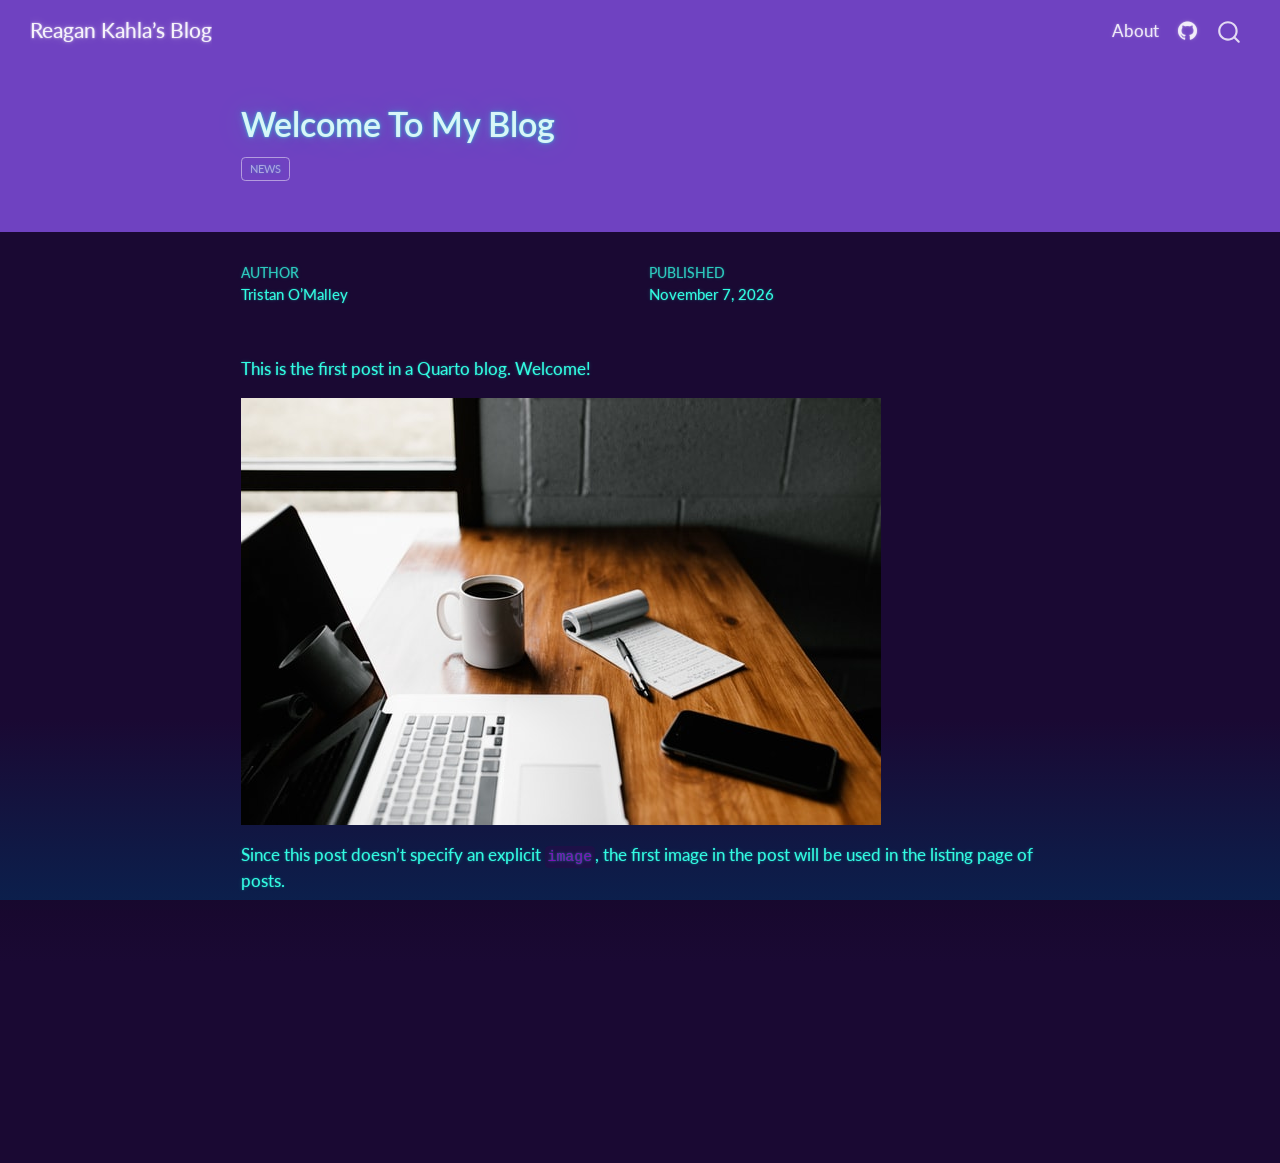
<file: posts/welcome/index.html>
<!DOCTYPE html>
<html xmlns="http://www.w3.org/1999/xhtml" lang="en" xml:lang="en"><head>

<meta charset="utf-8">
<meta name="generator" content="quarto-1.11.9">

<meta name="viewport" content="width=device-width, initial-scale=1.0, user-scalable=yes">

<meta name="author" content="Tristan O’Malley">
<meta name="dcterms.date" content="2026-11-07">

<title>Welcome To My Blog – Reagan Kahla’s Blog</title>
<style>
/* Default styles provided by pandoc.
** See https://pandoc.org/MANUAL.html#variables-for-html for config info.
*/
span.smallcaps{font-variant: small-caps;}
div.columns{display: flex; gap: 1.5em;}
div.column{flex: auto;}
@media screen {
div.columns{gap: min(4vw, 1.5em);}
div.column{overflow-x: auto;}
}
div.hanging-indent{margin-left: 1.5em; text-indent: -1.5em;}
ul.task-list{list-style: none;}
ul.task-list li input[type="checkbox"] {
  width: 0.8em;
  margin: 0 0.8em 0.2em -1em; /* quarto-specific, see https://github.com/quarto-dev/quarto-cli/issues/4556 */ 
  vertical-align: middle;
}
</style>


<script src="../../site_libs/quarto-nav/quarto-nav.js"></script>
<script src="../../site_libs/quarto-nav/headroom.min.js"></script>
<script src="../../site_libs/clipboard/clipboard.min.js"></script>
<script src="../../site_libs/quarto-search/autocomplete.umd.js"></script>
<script src="../../site_libs/quarto-search/fuse.min.js"></script>
<script src="../../site_libs/quarto-search/quarto-search.js"></script>
<meta name="quarto:offset" content="../../">
<script src="../../site_libs/quarto-html/quarto.js" type="module"></script>
<script src="../../site_libs/quarto-html/tabsets/tabsets.js" type="module"></script>
<script src="../../site_libs/quarto-html/scrollable-regions/scrollable-regions.js" type="module"></script>
<script src="../../site_libs/quarto-html/popper.min.js"></script>
<script src="../../site_libs/quarto-html/tippy.umd.min.js"></script>
<script src="../../site_libs/quarto-html/anchor.min.js"></script>
<link href="../../site_libs/quarto-html/tippy.css" rel="stylesheet">
<link href="../../site_libs/quarto-html/quarto-syntax-highlighting-dark-447e42e69aaa9833c0ba1b986f430b20.css" rel="stylesheet" id="quarto-text-highlighting-styles">
<script src="../../site_libs/bootstrap/bootstrap.min.js"></script>
<link href="../../site_libs/bootstrap/bootstrap-icons.css" rel="stylesheet">
<link href="../../site_libs/bootstrap/bootstrap-988fd635b29671505c2df13d31053b1d.min.css" rel="stylesheet" append-hash="true" id="quarto-bootstrap" data-mode="dark">
<script id="quarto-search-options" type="application/json">{
  "location": "navbar",
  "copy-button": false,
  "collapse-after": 3,
  "panel-placement": "end",
  "type": "overlay",
  "limit": 50,
  "keyboard-shortcut": [
    "f",
    "/",
    "s"
  ],
  "show-item-context": false,
  "language": {
    "search-no-results-text": "No results",
    "search-matching-documents-text": "matching documents",
    "search-copy-link-title": "Copy link to search",
    "search-hide-matches-text": "Hide additional matches",
    "search-more-match-text": "more match in this document",
    "search-more-matches-text": "more matches in this document",
    "search-clear-button-title": "Clear",
    "search-text-placeholder": "",
    "search-detached-cancel-button-title": "Cancel",
    "search-submit-button-title": "Submit",
    "search-label": "Search"
  }
}</script>


<link rel="stylesheet" href="../../styles.css">
</head>

<body class="nav-fixed fullcontent quarto-light"><a id="quarto-skip-link" class="visually-hidden-focusable" href="#quarto-document-content">Skip to main content</a>

<div id="quarto-search-results"></div>
  <header id="quarto-header" class="headroom fixed-top quarto-banner">
    <nav class="navbar navbar-expand-lg " data-bs-theme="dark" aria-label="Site">
      <div class="navbar-container container-fluid">
      <div class="navbar-brand-container mx-auto">
    <a class="navbar-brand" href="../../index.html">
    <span class="navbar-title">Reagan Kahla’s Blog</span>
    </a>
  </div>
          <button class="navbar-toggler" type="button" data-bs-toggle="collapse" data-bs-target="#navbarCollapse" aria-controls="navbarCollapse" aria-expanded="false" aria-label="Toggle navigation" onclick="if (window.quartoToggleHeadroom) { window.quartoToggleHeadroom(); }">
  <span class="navbar-toggler-icon"></span>
</button>
          <div class="collapse navbar-collapse" id="navbarCollapse">
            <ul class="navbar-nav navbar-nav-scroll ms-auto">
  <li class="nav-item">
    <a class="nav-link" href="../../about.html"> 
<span class="menu-text">About</span></a>
  </li>  
  <li class="nav-item compact">
    <a class="nav-link" href="https://github.com/"> <i class="bi bi-github" role="img">
</i> 
<span class="menu-text"></span></a>
  </li>  
</ul>
          </div> <!-- /navcollapse -->
            <div class="quarto-navbar-tools">
</div>
            <div id="quarto-search" class="" title="Search"></div>
      </div> <!-- /container-fluid -->
    </nav>
</header>
<!-- content -->
<header id="title-block-header" class="quarto-title-block default page-columns page-full">
  <div class="quarto-title-banner page-columns page-full">
    <div class="quarto-title column-body">
      <h1 class="title">Welcome To My Blog</h1>
                                <div class="quarto-categories">
                <div class="quarto-category">news</div>
              </div>
                  </div>
  </div>
    
  
  <div class="quarto-title-meta">

      <div>
      <div class="quarto-title-meta-heading">Author</div>
      <div class="quarto-title-meta-contents">
               <p>Tristan O’Malley </p>
            </div>
    </div>
      
      <div>
      <div class="quarto-title-meta-heading">Published</div>
      <div class="quarto-title-meta-contents">
        <p class="date">November 7, 2026</p>
      </div>
    </div>
    
      
    </div>
    
  
  </header><div id="quarto-content" class="quarto-container page-columns page-rows-contents page-layout-article page-navbar">
<!-- sidebar -->
<!-- margin-sidebar -->
    
<!-- main -->
<main class="content quarto-banner-title-block" id="quarto-document-content" tabindex="-1">





<p>This is the first post in a Quarto blog. Welcome!</p>
<p><img src="thumbnail.jpg" class="img-fluid"></p>
<p>Since this post doesn’t specify an explicit <code>image</code>, the first image in the post will be used in the listing page of posts.</p>



</main> <!-- /main -->
<script id="quarto-html-after-body" type="application/javascript">
  window.document.addEventListener("DOMContentLoaded", function (event) {
    const icon = "";
    const anchorJS = new window.AnchorJS();
    anchorJS.options = {
      placement: 'right',
      icon: icon
    };
    anchorJS.add('.anchored');
    const isCodeAnnotation = (el) => {
      for (const clz of el.classList) {
        if (clz.startsWith('code-annotation-')) {                     
          return true;
        }
      }
      return false;
    }
    const onCopySuccess = function(e) {
      // button target
      const button = e.trigger;
      // don't keep focus
      button.blur();
      // flash "checked"
      button.classList.add('code-copy-button-checked');
      var currentTitle = button.getAttribute("title");
      button.setAttribute("title", "Copied!");
      let tooltip;
      if (window.bootstrap) {
        button.setAttribute("data-bs-toggle", "tooltip");
        button.setAttribute("data-bs-placement", "left");
        button.setAttribute("data-bs-title", "Copied!");
        tooltip = new bootstrap.Tooltip(button, 
          { trigger: "manual", 
            customClass: "code-copy-button-tooltip",
            offset: [0, -8]});
        tooltip.show();    
      }
      setTimeout(function() {
        if (tooltip) {
          tooltip.hide();
          button.removeAttribute("data-bs-title");
          button.removeAttribute("data-bs-toggle");
          button.removeAttribute("data-bs-placement");
        }
        button.setAttribute("title", currentTitle);
        button.classList.remove('code-copy-button-checked');
      }, 1000);
      // clear code selection
      e.clearSelection();
    }
    const getTextToCopy = function(trigger) {
      const outerScaffold = trigger.parentElement.cloneNode(true);
      const codeEl = outerScaffold.querySelector('code');
      for (const childEl of codeEl.children) {
        if (isCodeAnnotation(childEl)) {
          childEl.remove();
        }
      }
      return codeEl.innerText;
    }
    const clipboard = new window.ClipboardJS('.code-copy-button:not([data-in-quarto-modal])', {
      text: getTextToCopy
    });
    clipboard.on('success', onCopySuccess);
    if (window.document.getElementById('quarto-embedded-source-code-modal')) {
      const clipboardModal = new window.ClipboardJS('.code-copy-button[data-in-quarto-modal]', {
        text: getTextToCopy,
        container: window.document.getElementById('quarto-embedded-source-code-modal')
      });
      clipboardModal.on('success', onCopySuccess);
    }
      var localhostRegex = new RegExp(/^(?:http|https):\/\/localhost\:?[0-9]*\//);
      var mailtoRegex = new RegExp(/^mailto:/);
        var filterRegex = new RegExp("https:\/\/reagank4\.github\.io\/");
      var isInternal = (href) => {
          return filterRegex.test(href) || localhostRegex.test(href) || mailtoRegex.test(href);
      }
      // Inspect non-navigation links and adorn them if external
      window.quartoDecorateExternalLinks = function (root) {
     var links = (root || window.document).querySelectorAll('a[href]:not(.nav-link):not(.navbar-brand):not(.toc-action):not(.sidebar-link):not(.sidebar-item-toggle):not(.pagination-link):not(.no-external):not([aria-hidden]):not(.dropdown-item):not(.quarto-navigation-tool):not(.about-link)');
      for (var i=0; i<links.length; i++) {
        const link = links[i];
        if (!isInternal(link.href)) {
          // undo the damage that might have been done by quarto-nav.js in the case of
          // links that we want to consider external
          if (link.dataset.originalHref !== undefined) {
            link.href = link.dataset.originalHref;
          }
          if (!link.classList.contains('no-external-icon')) {
          }
        }
      }
      };
      window.quartoDecorateExternalLinks(window.document);
    // Esc closes the popup (WCAG 1.4.13) and focus leaving both trigger and
    // popup closes it (WCAG 2.4.11); tippy handles neither for interactive popups.
    const hideOnEscAndFocusOut = {
      name: 'hideOnEscAndFocusOut',
      defaultValue: true,
      fn(instance) {
        const dismiss = () => {
          // A show scheduled by the trigger delay would otherwise reopen it
          instance.clearDelayTimeouts();
          instance.hide();
        };
        const onKeyDown = (event) => {
          if (event.key !== 'Escape') {
            return;
          }
          // Keep Esc from also reaching page handlers (e.g. reveal.js overview),
          // except an open reveal.js slide menu, which Esc should close too.
          // The menu handles keys only when its keyboard option is on.
          const menuHandlesEsc = window.Reveal?.getPlugin?.('menu')?.isOpen() &&
            window.Reveal.getConfig().menu?.keyboard !== false;
          if (!menuHandlesEsc) {
            event.stopPropagation();
          }
          if (instance.popper.contains(window.document.activeElement)) {
            // Disabled while refocusing so the focus trigger does not reopen it
            instance.disable();
            instance.reference.focus();
            instance.enable();
          }
          dismiss();
        };
        const onFocusOut = (event) => {
          const target = event.relatedTarget;
          if (target && !instance.reference.contains(target) &&
              !instance.popper.contains(target)) {
            dismiss();
          }
        };
        // On the trigger too: a click trigger (code-annotations: select) has no
        // blur handling. Attached for the instance's lifetime so leaving the
        // trigger also cancels a show still pending on the trigger delay.
        instance.reference.addEventListener('focusout', onFocusOut);
        return {
          onShow() {
            window.document.addEventListener('keydown', onKeyDown, true);
            instance.popper.addEventListener('focusout', onFocusOut);
          },
          onHide() {
            window.document.removeEventListener('keydown', onKeyDown, true);
            instance.popper.removeEventListener('focusout', onFocusOut);
          },
          onDestroy() {
            instance.reference.removeEventListener('focusout', onFocusOut);
          },
        };
      },
    };
    function tippyHover(el, contentFn, onTriggerFn, onUntriggerFn) {
      const config = {
        allowHTML: true,
        maxWidth: 500,
        delay: 100,
        arrow: false,
        appendTo: function(el) {
            return el.parentElement;
        },
        interactive: true,
        interactiveBorder: 10,
        theme: 'quarto',
        placement: 'bottom-start',
        plugins: [hideOnEscAndFocusOut],
      };
      if (contentFn) {
        config.content = contentFn;
      }
      if (onTriggerFn) {
        config.onTrigger = onTriggerFn;
      }
      if (onUntriggerFn) {
        config.onUntrigger = onUntriggerFn;
      }
      window.tippy(el, config); 
    }
    const noterefs = window.document.querySelectorAll('a[role="doc-noteref"]');
    for (var i=0; i<noterefs.length; i++) {
      const ref = noterefs[i];
      tippyHover(ref, function() {
        // use id or data attribute instead here
        let href = ref.getAttribute('data-footnote-href') || ref.getAttribute('href');
        try { href = new URL(href).hash; } catch {}
        const id = href.replace(/^#\/?/, "");
        const note = window.document.getElementById(id);
        if (note) {
          return note.innerHTML;
        } else {
          return "";
        }
      });
    }
    const xrefs = window.document.querySelectorAll('a.quarto-xref');
    const processXRef = (id, note) => {
      // Strip column container classes
      const stripColumnClz = (el) => {
        el.classList.remove("page-full", "page-columns");
        if (el.children) {
          for (const child of el.children) {
            stripColumnClz(child);
          }
        }
      }
      stripColumnClz(note)
      if (id === null || id.startsWith('sec-')) {
        // Special case sections, only their first couple elements
        const container = document.createElement("div");
        if (note.children && note.children.length > 2) {
          container.appendChild(note.children[0].cloneNode(true));
          for (let i = 1; i < note.children.length; i++) {
            const child = note.children[i];
            if (child.tagName === "P" && child.innerText === "") {
              continue;
            } else {
              container.appendChild(child.cloneNode(true));
              break;
            }
          }
          if (window.Quarto?.typesetMath) {
            window.Quarto.typesetMath(container);
          }
          return container.innerHTML
        } else {
          if (window.Quarto?.typesetMath) {
            window.Quarto.typesetMath(note);
          }
          return note.innerHTML;
        }
      } else {
        // Remove any anchor links if they are present
        const anchorLink = note.querySelector('a.anchorjs-link');
        if (anchorLink) {
          anchorLink.remove();
        }
        if (window.Quarto?.typesetMath) {
          window.Quarto.typesetMath(note);
        }
        if (note.classList.contains("callout")) {
          return note.outerHTML;
        } else {
          return note.innerHTML;
        }
      }
    }
    for (var i=0; i<xrefs.length; i++) {
      const xref = xrefs[i];
      tippyHover(xref, undefined, function(instance) {
        instance.disable();
        let url = xref.getAttribute('href');
        let hash = undefined; 
        if (url.startsWith('#')) {
          hash = url;
        } else {
          try { hash = new URL(url).hash; } catch {}
        }
        if (hash) {
          const id = hash.replace(/^#\/?/, "");
          const note = window.document.getElementById(id);
          if (note !== null) {
            try {
              const html = processXRef(id, note.cloneNode(true));
              instance.setContent(html);
            } finally {
              instance.enable();
              instance.show();
            }
          } else {
            // See if we can fetch this
            fetch(url.split('#')[0])
            .then(res => res.text())
            .then(html => {
              const parser = new DOMParser();
              const htmlDoc = parser.parseFromString(html, "text/html");
              const note = htmlDoc.getElementById(id);
              if (note !== null) {
                const html = processXRef(id, note);
                instance.setContent(html);
              } 
            }).finally(() => {
              instance.enable();
              instance.show();
            });
          }
        } else {
          // See if we can fetch a full url (with no hash to target)
          // This is a special case and we should probably do some content thinning / targeting
          fetch(url)
          .then(res => res.text())
          .then(html => {
            const parser = new DOMParser();
            const htmlDoc = parser.parseFromString(html, "text/html");
            const note = htmlDoc.querySelector('main.content');
            if (note !== null) {
              // This should only happen for chapter cross references
              // (since there is no id in the URL)
              // remove the first header
              if (note.children.length > 0 && note.children[0].tagName === "HEADER") {
                note.children[0].remove();
              }
              const html = processXRef(null, note);
              instance.setContent(html);
            } 
          }).finally(() => {
            instance.enable();
            instance.show();
          });
        }
      }, function(instance) {
      });
    }
        let selectedAnnoteEl;
        const selectorForAnnotation = ( cell, annotation) => {
          let cellAttr = 'data-code-cell="' + cell + '"';
          let lineAttr = 'data-code-annotation="' +  annotation + '"';
          const selector = 'span[' + cellAttr + '][' + lineAttr + ']';
          return selector;
        }
        const selectCodeLines = (annoteEl) => {
          const doc = window.document;
          const targetCell = annoteEl.getAttribute("data-target-cell");
          const targetAnnotation = annoteEl.getAttribute("data-target-annotation");
          const annoteSpan = window.document.querySelector(selectorForAnnotation(targetCell, targetAnnotation));
          const lines = annoteSpan.getAttribute("data-code-lines").split(",");
          const lineIds = lines.map((line) => {
            return targetCell + "-" + line;
          })
          // Each band is positioned against its own containing block, which is
          // not the offsetParent of the lines, so place it from client rects.
          const placeBand = (band, firstEl, lastEl, codeBlock) => {
            const container = band.offsetParent;
            if (container === null) {
              return;
            }
            const containerRect = container.getBoundingClientRect();
            // Reveal.js scales slides with a transform, so convert client
            // pixels back to the CSS pixels of the container.
            const scale = containerRect.height / container.offsetHeight || 1;
            const firstRect = firstEl.getBoundingClientRect();
            const lastRect = lastEl.getBoundingClientRect();
            const top = (firstRect.top - containerRect.top) / scale - container.clientTop + container.scrollTop;
            const height = (lastRect.bottom - firstRect.top) / scale;
            band.style.top = top - 2 + "px";
            band.style.height = height + 4 + "px";
            if (codeBlock) {
              // Without the copy button wrapper, the containing block is wider
              // than the code block, so span the code block explicitly.
              const blockRect = codeBlock.getBoundingClientRect();
              band.style.left = (blockRect.left - containerRect.left) / scale - container.clientLeft + container.scrollLeft + "px";
              band.style.width = blockRect.width / scale + "px";
            }
          };
          if (lineIds.length > 0) {
            const el = window.document.getElementById(lineIds[0]);
            const lastEl = window.document.getElementById(lineIds[lineIds.length - 1]);
            const parent = el.parentElement.parentElement;
            // cook up a div (if necessary) and position it
            let div = window.document.getElementById("code-annotation-line-highlight");
            if (div === null) {
              div = window.document.createElement("div");
              div.setAttribute("id", "code-annotation-line-highlight");
              div.style.position = 'absolute';
              parent.appendChild(div);
            }
            placeBand(div, el, lastEl, parent.closest("div.sourceCode") || parent);
            let gutterDiv = window.document.getElementById("code-annotation-line-highlight-gutter");
            if (gutterDiv === null) {
              gutterDiv = window.document.createElement("div");
              gutterDiv.setAttribute("id", "code-annotation-line-highlight-gutter");
              gutterDiv.style.position = 'absolute';
              const codeCell = window.document.getElementById(targetCell);
              const gutter = codeCell.querySelector('.code-annotation-gutter');
              gutter.appendChild(gutterDiv);
            }
            placeBand(gutterDiv, el, lastEl);
            selectedAnnoteEl = annoteEl;
          }
        };
        const unselectCodeLines = () => {
          const elementsIds = ["code-annotation-line-highlight", "code-annotation-line-highlight-gutter"];
          elementsIds.forEach((elId) => {
            const div = window.document.getElementById(elId);
            if (div) {
              div.remove();
            }
          });
          selectedAnnoteEl = undefined;
        };
          // Handle positioning of the toggle
      window.addEventListener(
        "resize",
        throttle(() => {
          elRect = undefined;
          if (selectedAnnoteEl) {
            selectCodeLines(selectedAnnoteEl);
          }
        }, 10)
      );
      function throttle(fn, ms) {
      let throttle = false;
      let timer;
        return (...args) => {
          if(!throttle) { // first call gets through
              fn.apply(this, args);
              throttle = true;
          } else { // all the others get throttled
              if(timer) clearTimeout(timer); // cancel #2
              timer = setTimeout(() => {
                fn.apply(this, args);
                timer = throttle = false;
              }, ms);
          }
        };
      }
        // Attach click handler to the DT
        const annoteDls = window.document.querySelectorAll('dt[data-target-cell]');
        for (const annoteDlNode of annoteDls) {
          annoteDlNode.addEventListener('click', (event) => {
            const clickedEl = event.target;
            if (clickedEl !== selectedAnnoteEl) {
              unselectCodeLines();
              const activeEl = window.document.querySelector('dt[data-target-cell].code-annotation-active');
              if (activeEl) {
                activeEl.classList.remove('code-annotation-active');
              }
              selectCodeLines(clickedEl);
              clickedEl.classList.add('code-annotation-active');
            } else {
              // Unselect the line
              unselectCodeLines();
              clickedEl.classList.remove('code-annotation-active');
            }
          });
        }
    const findCites = (el) => {
      const parentEl = el.parentElement;
      if (parentEl) {
        const cites = parentEl.dataset.cites;
        if (cites) {
          return {
            el,
            cites: cites.split(' ')
          };
        } else {
          return findCites(el.parentElement)
        }
      } else {
        return undefined;
      }
    };
    var bibliorefs = window.document.querySelectorAll('a[role="doc-biblioref"]');
    for (var i=0; i<bibliorefs.length; i++) {
      const ref = bibliorefs[i];
      const citeInfo = findCites(ref);
      if (citeInfo) {
        tippyHover(citeInfo.el, function() {
          var popup = window.document.createElement('div');
          citeInfo.cites.forEach(function(cite) {
            var citeDiv = window.document.createElement('div');
            citeDiv.classList.add('hanging-indent');
            citeDiv.classList.add('csl-entry');
            var biblioDiv = window.document.getElementById('ref-' + cite);
            if (biblioDiv) {
              citeDiv.innerHTML = biblioDiv.innerHTML;
            }
            popup.appendChild(citeDiv);
          });
          return popup.innerHTML;
        });
      }
    }
  });
  </script>
  <script type="application/javascript">
  window.quartoScrollableRegionsLabels = {"code":"Scrollable code","output":"Scrollable output"};
  </script>
</div> <!-- /content -->




</body></html>
</file>
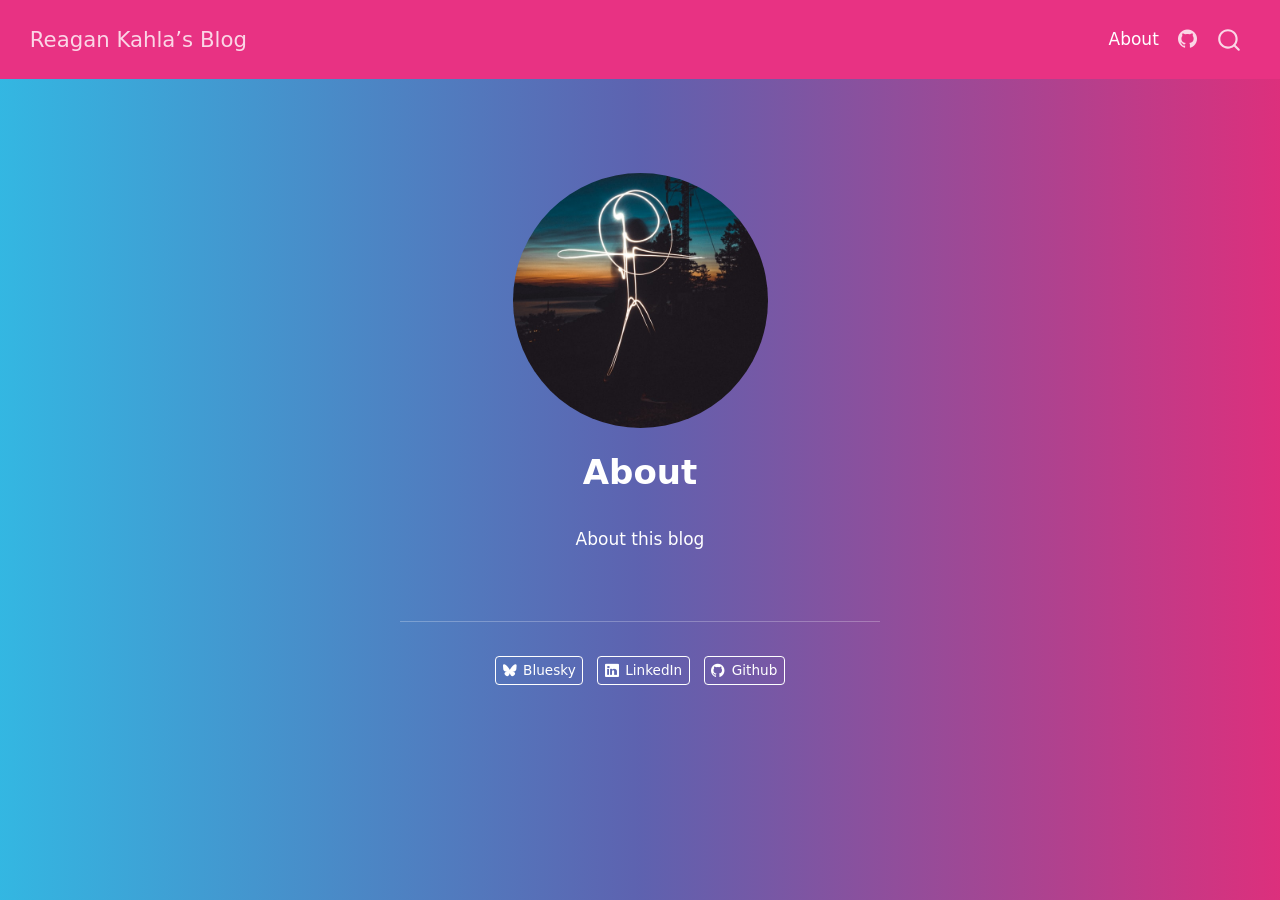
<file: about.html>
<!DOCTYPE html>
<html xmlns="http://www.w3.org/1999/xhtml" lang="en" xml:lang="en"><head>

<meta charset="utf-8">
<meta name="generator" content="quarto-1.11.9">

<meta name="viewport" content="width=device-width, initial-scale=1.0, user-scalable=yes">


<title>About – Reagan Kahla’s Blog</title>
<style>
/* Default styles provided by pandoc.
** See https://pandoc.org/MANUAL.html#variables-for-html for config info.
*/
span.smallcaps{font-variant: small-caps;}
div.columns{display: flex; gap: 1.5em;}
div.column{flex: auto;}
@media screen {
div.columns{gap: min(4vw, 1.5em);}
div.column{overflow-x: auto;}
}
div.hanging-indent{margin-left: 1.5em; text-indent: -1.5em;}
ul.task-list{list-style: none;}
ul.task-list li input[type="checkbox"] {
  width: 0.8em;
  margin: 0 0.8em 0.2em -1em; /* quarto-specific, see https://github.com/quarto-dev/quarto-cli/issues/4556 */ 
  vertical-align: middle;
}
</style>


<script src="site_libs/quarto-nav/quarto-nav.js"></script>
<script src="site_libs/quarto-nav/headroom.min.js"></script>
<script src="site_libs/clipboard/clipboard.min.js"></script>
<script src="site_libs/quarto-search/autocomplete.umd.js"></script>
<script src="site_libs/quarto-search/fuse.min.js"></script>
<script src="site_libs/quarto-search/quarto-search.js"></script>
<meta name="quarto:offset" content="./">
<script src="site_libs/quarto-html/quarto.js" type="module"></script>
<script src="site_libs/quarto-html/tabsets/tabsets.js" type="module"></script>
<script src="site_libs/quarto-html/scrollable-regions/scrollable-regions.js" type="module"></script>
<script src="site_libs/quarto-html/popper.min.js"></script>
<script src="site_libs/quarto-html/tippy.umd.min.js"></script>
<link href="site_libs/quarto-html/tippy.css" rel="stylesheet">
<link href="site_libs/quarto-html/quarto-syntax-highlighting-63b5708e65d6cd79cd7618c58d0c21e7.css" rel="stylesheet" id="quarto-text-highlighting-styles">
<script src="site_libs/bootstrap/bootstrap.min.js"></script>
<link href="site_libs/bootstrap/bootstrap-icons.css" rel="stylesheet">
<link href="site_libs/bootstrap/bootstrap-43a6aa08e5bcdac0f8c7480a3bcb4293.min.css" rel="stylesheet" append-hash="true" id="quarto-bootstrap" data-mode="light">
<script id="quarto-search-options" type="application/json">{
  "location": "navbar",
  "copy-button": false,
  "collapse-after": 3,
  "panel-placement": "end",
  "type": "overlay",
  "limit": 50,
  "keyboard-shortcut": [
    "f",
    "/",
    "s"
  ],
  "show-item-context": false,
  "language": {
    "search-no-results-text": "No results",
    "search-matching-documents-text": "matching documents",
    "search-copy-link-title": "Copy link to search",
    "search-hide-matches-text": "Hide additional matches",
    "search-more-match-text": "more match in this document",
    "search-more-matches-text": "more matches in this document",
    "search-clear-button-title": "Clear",
    "search-text-placeholder": "",
    "search-detached-cancel-button-title": "Cancel",
    "search-submit-button-title": "Submit",
    "search-label": "Search"
  }
}</script>


<link rel="stylesheet" href="styles.css">
</head>

<body class="nav-fixed fullcontent quarto-light"><a id="quarto-skip-link" class="visually-hidden-focusable" href="#quarto-document-content">Skip to main content</a>

<div id="quarto-search-results"></div>
  <header id="quarto-header" class="headroom fixed-top">
    <nav class="navbar navbar-expand-lg " data-bs-theme="dark" aria-label="Site">
      <div class="navbar-container container-fluid">
      <div class="navbar-brand-container mx-auto">
    <a class="navbar-brand" href="./index.html">
    <span class="navbar-title">Reagan Kahla’s Blog</span>
    </a>
  </div>
          <button class="navbar-toggler" type="button" data-bs-toggle="collapse" data-bs-target="#navbarCollapse" aria-controls="navbarCollapse" aria-expanded="false" aria-label="Toggle navigation" onclick="if (window.quartoToggleHeadroom) { window.quartoToggleHeadroom(); }">
  <span class="navbar-toggler-icon"></span>
</button>
          <div class="collapse navbar-collapse" id="navbarCollapse">
            <ul class="navbar-nav navbar-nav-scroll ms-auto">
  <li class="nav-item">
    <a class="nav-link active" href="./about.html" aria-current="page"> 
<span class="menu-text">About</span></a>
  </li>  
  <li class="nav-item compact">
    <a class="nav-link" href="https://github.com/"> <i class="bi bi-github" role="img">
</i> 
<span class="menu-text"></span></a>
  </li>  
</ul>
          </div> <!-- /navcollapse -->
            <div class="quarto-navbar-tools">
</div>
            <div id="quarto-search" class="" title="Search"></div>
      </div> <!-- /container-fluid -->
    </nav>
</header>
<!-- content -->
<div id="quarto-content" class="quarto-container page-columns page-rows-contents page-layout-article page-navbar">
<!-- sidebar -->
<!-- margin-sidebar -->
    
<!-- main -->
<div class="quarto-about-jolla">
  <img src="profile.jpg" class="about-image
  round " style="height: 15em; width: 15em;">
 <header id="title-block-header" class="quarto-title-block default">
<div class="quarto-title">
<h1 class="title">About</h1>
</div>
<div class="quarto-title-meta">
  </div>
</header><main class="content" id="quarto-document-content" tabindex="-1">
<p>About this blog</p>


</main> 
  <hr class="about-sep">
   <div class="about-links">
  <a href="https://bsky.app/" class="about-link" rel="" target="">
    <i class="bi bi-bluesky"></i>
     <span class="about-link-text">Bluesky</span>
  </a>
  <a href="https://linkedin.com" class="about-link" rel="" target="">
    <i class="bi bi-linkedin"></i>
     <span class="about-link-text">LinkedIn</span>
  </a>
  <a href="https://github.com" class="about-link" rel="" target="">
    <i class="bi bi-github"></i>
     <span class="about-link-text">Github</span>
  </a>
</div>
</div>
 <!-- /main -->
<script id="quarto-html-after-body" type="application/javascript">
  window.document.addEventListener("DOMContentLoaded", function (event) {
    const isCodeAnnotation = (el) => {
      for (const clz of el.classList) {
        if (clz.startsWith('code-annotation-')) {                     
          return true;
        }
      }
      return false;
    }
    const onCopySuccess = function(e) {
      // button target
      const button = e.trigger;
      // don't keep focus
      button.blur();
      // flash "checked"
      button.classList.add('code-copy-button-checked');
      var currentTitle = button.getAttribute("title");
      button.setAttribute("title", "Copied!");
      let tooltip;
      if (window.bootstrap) {
        button.setAttribute("data-bs-toggle", "tooltip");
        button.setAttribute("data-bs-placement", "left");
        button.setAttribute("data-bs-title", "Copied!");
        tooltip = new bootstrap.Tooltip(button, 
          { trigger: "manual", 
            customClass: "code-copy-button-tooltip",
            offset: [0, -8]});
        tooltip.show();    
      }
      setTimeout(function() {
        if (tooltip) {
          tooltip.hide();
          button.removeAttribute("data-bs-title");
          button.removeAttribute("data-bs-toggle");
          button.removeAttribute("data-bs-placement");
        }
        button.setAttribute("title", currentTitle);
        button.classList.remove('code-copy-button-checked');
      }, 1000);
      // clear code selection
      e.clearSelection();
    }
    const getTextToCopy = function(trigger) {
      const outerScaffold = trigger.parentElement.cloneNode(true);
      const codeEl = outerScaffold.querySelector('code');
      for (const childEl of codeEl.children) {
        if (isCodeAnnotation(childEl)) {
          childEl.remove();
        }
      }
      return codeEl.innerText;
    }
    const clipboard = new window.ClipboardJS('.code-copy-button:not([data-in-quarto-modal])', {
      text: getTextToCopy
    });
    clipboard.on('success', onCopySuccess);
    if (window.document.getElementById('quarto-embedded-source-code-modal')) {
      const clipboardModal = new window.ClipboardJS('.code-copy-button[data-in-quarto-modal]', {
        text: getTextToCopy,
        container: window.document.getElementById('quarto-embedded-source-code-modal')
      });
      clipboardModal.on('success', onCopySuccess);
    }
      var localhostRegex = new RegExp(/^(?:http|https):\/\/localhost\:?[0-9]*\//);
      var mailtoRegex = new RegExp(/^mailto:/);
        var filterRegex = new RegExp("https:\/\/reagank4\.github\.io\/");
      var isInternal = (href) => {
          return filterRegex.test(href) || localhostRegex.test(href) || mailtoRegex.test(href);
      }
      // Inspect non-navigation links and adorn them if external
      window.quartoDecorateExternalLinks = function (root) {
     var links = (root || window.document).querySelectorAll('a[href]:not(.nav-link):not(.navbar-brand):not(.toc-action):not(.sidebar-link):not(.sidebar-item-toggle):not(.pagination-link):not(.no-external):not([aria-hidden]):not(.dropdown-item):not(.quarto-navigation-tool):not(.about-link)');
      for (var i=0; i<links.length; i++) {
        const link = links[i];
        if (!isInternal(link.href)) {
          // undo the damage that might have been done by quarto-nav.js in the case of
          // links that we want to consider external
          if (link.dataset.originalHref !== undefined) {
            link.href = link.dataset.originalHref;
          }
          if (!link.classList.contains('no-external-icon')) {
          }
        }
      }
      };
      window.quartoDecorateExternalLinks(window.document);
    // Esc closes the popup (WCAG 1.4.13) and focus leaving both trigger and
    // popup closes it (WCAG 2.4.11); tippy handles neither for interactive popups.
    const hideOnEscAndFocusOut = {
      name: 'hideOnEscAndFocusOut',
      defaultValue: true,
      fn(instance) {
        const dismiss = () => {
          // A show scheduled by the trigger delay would otherwise reopen it
          instance.clearDelayTimeouts();
          instance.hide();
        };
        const onKeyDown = (event) => {
          if (event.key !== 'Escape') {
            return;
          }
          // Keep Esc from also reaching page handlers (e.g. reveal.js overview),
          // except an open reveal.js slide menu, which Esc should close too.
          // The menu handles keys only when its keyboard option is on.
          const menuHandlesEsc = window.Reveal?.getPlugin?.('menu')?.isOpen() &&
            window.Reveal.getConfig().menu?.keyboard !== false;
          if (!menuHandlesEsc) {
            event.stopPropagation();
          }
          if (instance.popper.contains(window.document.activeElement)) {
            // Disabled while refocusing so the focus trigger does not reopen it
            instance.disable();
            instance.reference.focus();
            instance.enable();
          }
          dismiss();
        };
        const onFocusOut = (event) => {
          const target = event.relatedTarget;
          if (target && !instance.reference.contains(target) &&
              !instance.popper.contains(target)) {
            dismiss();
          }
        };
        // On the trigger too: a click trigger (code-annotations: select) has no
        // blur handling. Attached for the instance's lifetime so leaving the
        // trigger also cancels a show still pending on the trigger delay.
        instance.reference.addEventListener('focusout', onFocusOut);
        return {
          onShow() {
            window.document.addEventListener('keydown', onKeyDown, true);
            instance.popper.addEventListener('focusout', onFocusOut);
          },
          onHide() {
            window.document.removeEventListener('keydown', onKeyDown, true);
            instance.popper.removeEventListener('focusout', onFocusOut);
          },
          onDestroy() {
            instance.reference.removeEventListener('focusout', onFocusOut);
          },
        };
      },
    };
    function tippyHover(el, contentFn, onTriggerFn, onUntriggerFn) {
      const config = {
        allowHTML: true,
        maxWidth: 500,
        delay: 100,
        arrow: false,
        appendTo: function(el) {
            return el.parentElement;
        },
        interactive: true,
        interactiveBorder: 10,
        theme: 'quarto',
        placement: 'bottom-start',
        plugins: [hideOnEscAndFocusOut],
      };
      if (contentFn) {
        config.content = contentFn;
      }
      if (onTriggerFn) {
        config.onTrigger = onTriggerFn;
      }
      if (onUntriggerFn) {
        config.onUntrigger = onUntriggerFn;
      }
      window.tippy(el, config); 
    }
    const noterefs = window.document.querySelectorAll('a[role="doc-noteref"]');
    for (var i=0; i<noterefs.length; i++) {
      const ref = noterefs[i];
      tippyHover(ref, function() {
        // use id or data attribute instead here
        let href = ref.getAttribute('data-footnote-href') || ref.getAttribute('href');
        try { href = new URL(href).hash; } catch {}
        const id = href.replace(/^#\/?/, "");
        const note = window.document.getElementById(id);
        if (note) {
          return note.innerHTML;
        } else {
          return "";
        }
      });
    }
    const xrefs = window.document.querySelectorAll('a.quarto-xref');
    const processXRef = (id, note) => {
      // Strip column container classes
      const stripColumnClz = (el) => {
        el.classList.remove("page-full", "page-columns");
        if (el.children) {
          for (const child of el.children) {
            stripColumnClz(child);
          }
        }
      }
      stripColumnClz(note)
      if (id === null || id.startsWith('sec-')) {
        // Special case sections, only their first couple elements
        const container = document.createElement("div");
        if (note.children && note.children.length > 2) {
          container.appendChild(note.children[0].cloneNode(true));
          for (let i = 1; i < note.children.length; i++) {
            const child = note.children[i];
            if (child.tagName === "P" && child.innerText === "") {
              continue;
            } else {
              container.appendChild(child.cloneNode(true));
              break;
            }
          }
          if (window.Quarto?.typesetMath) {
            window.Quarto.typesetMath(container);
          }
          return container.innerHTML
        } else {
          if (window.Quarto?.typesetMath) {
            window.Quarto.typesetMath(note);
          }
          return note.innerHTML;
        }
      } else {
        // Remove any anchor links if they are present
        const anchorLink = note.querySelector('a.anchorjs-link');
        if (anchorLink) {
          anchorLink.remove();
        }
        if (window.Quarto?.typesetMath) {
          window.Quarto.typesetMath(note);
        }
        if (note.classList.contains("callout")) {
          return note.outerHTML;
        } else {
          return note.innerHTML;
        }
      }
    }
    for (var i=0; i<xrefs.length; i++) {
      const xref = xrefs[i];
      tippyHover(xref, undefined, function(instance) {
        instance.disable();
        let url = xref.getAttribute('href');
        let hash = undefined; 
        if (url.startsWith('#')) {
          hash = url;
        } else {
          try { hash = new URL(url).hash; } catch {}
        }
        if (hash) {
          const id = hash.replace(/^#\/?/, "");
          const note = window.document.getElementById(id);
          if (note !== null) {
            try {
              const html = processXRef(id, note.cloneNode(true));
              instance.setContent(html);
            } finally {
              instance.enable();
              instance.show();
            }
          } else {
            // See if we can fetch this
            fetch(url.split('#')[0])
            .then(res => res.text())
            .then(html => {
              const parser = new DOMParser();
              const htmlDoc = parser.parseFromString(html, "text/html");
              const note = htmlDoc.getElementById(id);
              if (note !== null) {
                const html = processXRef(id, note);
                instance.setContent(html);
              } 
            }).finally(() => {
              instance.enable();
              instance.show();
            });
          }
        } else {
          // See if we can fetch a full url (with no hash to target)
          // This is a special case and we should probably do some content thinning / targeting
          fetch(url)
          .then(res => res.text())
          .then(html => {
            const parser = new DOMParser();
            const htmlDoc = parser.parseFromString(html, "text/html");
            const note = htmlDoc.querySelector('main.content');
            if (note !== null) {
              // This should only happen for chapter cross references
              // (since there is no id in the URL)
              // remove the first header
              if (note.children.length > 0 && note.children[0].tagName === "HEADER") {
                note.children[0].remove();
              }
              const html = processXRef(null, note);
              instance.setContent(html);
            } 
          }).finally(() => {
            instance.enable();
            instance.show();
          });
        }
      }, function(instance) {
      });
    }
        let selectedAnnoteEl;
        const selectorForAnnotation = ( cell, annotation) => {
          let cellAttr = 'data-code-cell="' + cell + '"';
          let lineAttr = 'data-code-annotation="' +  annotation + '"';
          const selector = 'span[' + cellAttr + '][' + lineAttr + ']';
          return selector;
        }
        const selectCodeLines = (annoteEl) => {
          const doc = window.document;
          const targetCell = annoteEl.getAttribute("data-target-cell");
          const targetAnnotation = annoteEl.getAttribute("data-target-annotation");
          const annoteSpan = window.document.querySelector(selectorForAnnotation(targetCell, targetAnnotation));
          const lines = annoteSpan.getAttribute("data-code-lines").split(",");
          const lineIds = lines.map((line) => {
            return targetCell + "-" + line;
          })
          // Each band is positioned against its own containing block, which is
          // not the offsetParent of the lines, so place it from client rects.
          const placeBand = (band, firstEl, lastEl, codeBlock) => {
            const container = band.offsetParent;
            if (container === null) {
              return;
            }
            const containerRect = container.getBoundingClientRect();
            // Reveal.js scales slides with a transform, so convert client
            // pixels back to the CSS pixels of the container.
            const scale = containerRect.height / container.offsetHeight || 1;
            const firstRect = firstEl.getBoundingClientRect();
            const lastRect = lastEl.getBoundingClientRect();
            const top = (firstRect.top - containerRect.top) / scale - container.clientTop + container.scrollTop;
            const height = (lastRect.bottom - firstRect.top) / scale;
            band.style.top = top - 2 + "px";
            band.style.height = height + 4 + "px";
            if (codeBlock) {
              // Without the copy button wrapper, the containing block is wider
              // than the code block, so span the code block explicitly.
              const blockRect = codeBlock.getBoundingClientRect();
              band.style.left = (blockRect.left - containerRect.left) / scale - container.clientLeft + container.scrollLeft + "px";
              band.style.width = blockRect.width / scale + "px";
            }
          };
          if (lineIds.length > 0) {
            const el = window.document.getElementById(lineIds[0]);
            const lastEl = window.document.getElementById(lineIds[lineIds.length - 1]);
            const parent = el.parentElement.parentElement;
            // cook up a div (if necessary) and position it
            let div = window.document.getElementById("code-annotation-line-highlight");
            if (div === null) {
              div = window.document.createElement("div");
              div.setAttribute("id", "code-annotation-line-highlight");
              div.style.position = 'absolute';
              parent.appendChild(div);
            }
            placeBand(div, el, lastEl, parent.closest("div.sourceCode") || parent);
            let gutterDiv = window.document.getElementById("code-annotation-line-highlight-gutter");
            if (gutterDiv === null) {
              gutterDiv = window.document.createElement("div");
              gutterDiv.setAttribute("id", "code-annotation-line-highlight-gutter");
              gutterDiv.style.position = 'absolute';
              const codeCell = window.document.getElementById(targetCell);
              const gutter = codeCell.querySelector('.code-annotation-gutter');
              gutter.appendChild(gutterDiv);
            }
            placeBand(gutterDiv, el, lastEl);
            selectedAnnoteEl = annoteEl;
          }
        };
        const unselectCodeLines = () => {
          const elementsIds = ["code-annotation-line-highlight", "code-annotation-line-highlight-gutter"];
          elementsIds.forEach((elId) => {
            const div = window.document.getElementById(elId);
            if (div) {
              div.remove();
            }
          });
          selectedAnnoteEl = undefined;
        };
          // Handle positioning of the toggle
      window.addEventListener(
        "resize",
        throttle(() => {
          elRect = undefined;
          if (selectedAnnoteEl) {
            selectCodeLines(selectedAnnoteEl);
          }
        }, 10)
      );
      function throttle(fn, ms) {
      let throttle = false;
      let timer;
        return (...args) => {
          if(!throttle) { // first call gets through
              fn.apply(this, args);
              throttle = true;
          } else { // all the others get throttled
              if(timer) clearTimeout(timer); // cancel #2
              timer = setTimeout(() => {
                fn.apply(this, args);
                timer = throttle = false;
              }, ms);
          }
        };
      }
        // Attach click handler to the DT
        const annoteDls = window.document.querySelectorAll('dt[data-target-cell]');
        for (const annoteDlNode of annoteDls) {
          annoteDlNode.addEventListener('click', (event) => {
            const clickedEl = event.target;
            if (clickedEl !== selectedAnnoteEl) {
              unselectCodeLines();
              const activeEl = window.document.querySelector('dt[data-target-cell].code-annotation-active');
              if (activeEl) {
                activeEl.classList.remove('code-annotation-active');
              }
              selectCodeLines(clickedEl);
              clickedEl.classList.add('code-annotation-active');
            } else {
              // Unselect the line
              unselectCodeLines();
              clickedEl.classList.remove('code-annotation-active');
            }
          });
        }
    const findCites = (el) => {
      const parentEl = el.parentElement;
      if (parentEl) {
        const cites = parentEl.dataset.cites;
        if (cites) {
          return {
            el,
            cites: cites.split(' ')
          };
        } else {
          return findCites(el.parentElement)
        }
      } else {
        return undefined;
      }
    };
    var bibliorefs = window.document.querySelectorAll('a[role="doc-biblioref"]');
    for (var i=0; i<bibliorefs.length; i++) {
      const ref = bibliorefs[i];
      const citeInfo = findCites(ref);
      if (citeInfo) {
        tippyHover(citeInfo.el, function() {
          var popup = window.document.createElement('div');
          citeInfo.cites.forEach(function(cite) {
            var citeDiv = window.document.createElement('div');
            citeDiv.classList.add('hanging-indent');
            citeDiv.classList.add('csl-entry');
            var biblioDiv = window.document.getElementById('ref-' + cite);
            if (biblioDiv) {
              citeDiv.innerHTML = biblioDiv.innerHTML;
            }
            popup.appendChild(citeDiv);
          });
          return popup.innerHTML;
        });
      }
    }
  });
  </script>
  <script type="application/javascript">
  window.quartoScrollableRegionsLabels = {"code":"Scrollable code","output":"Scrollable output"};
  </script>
</div> <!-- /content -->




</body></html>
</file>
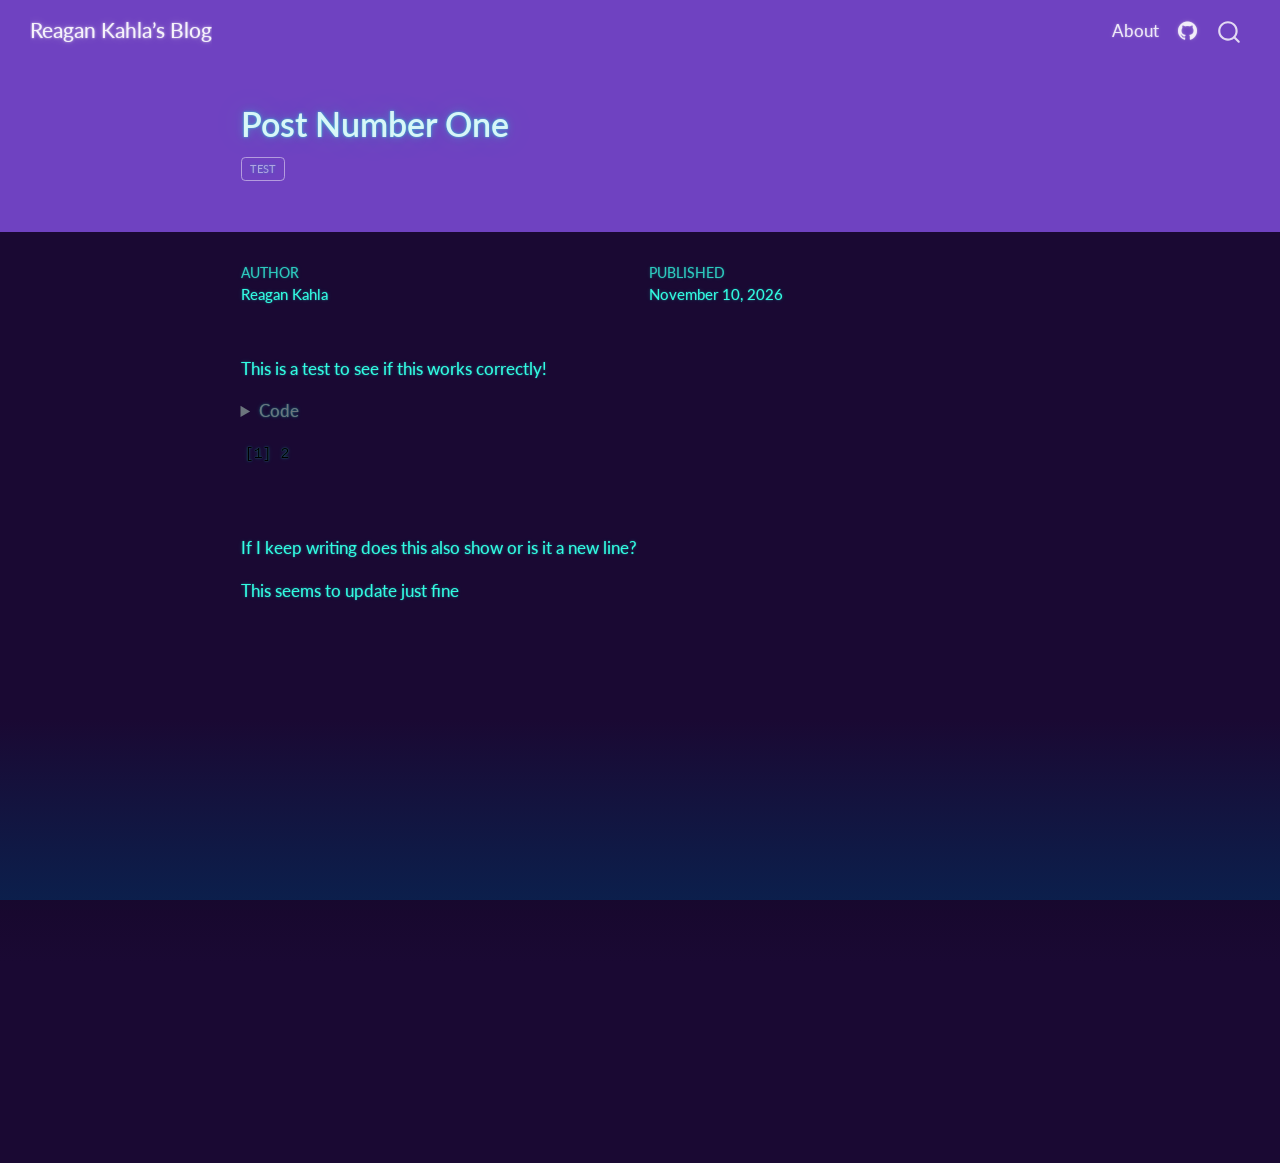
<file: posts/post-number-one.html>
<!DOCTYPE html>
<html xmlns="http://www.w3.org/1999/xhtml" lang="en" xml:lang="en"><head>

<meta charset="utf-8">
<meta name="generator" content="quarto-1.11.9">

<meta name="viewport" content="width=device-width, initial-scale=1.0, user-scalable=yes">

<meta name="author" content="Reagan Kahla">
<meta name="dcterms.date" content="2026-11-10">

<title>Post Number One – Reagan Kahla’s Blog</title>
<style>
/* Default styles provided by pandoc.
** See https://pandoc.org/MANUAL.html#variables-for-html for config info.
*/
span.smallcaps{font-variant: small-caps;}
div.columns{display: flex; gap: 1.5em;}
div.column{flex: auto;}
@media screen {
div.columns{gap: min(4vw, 1.5em);}
div.column{overflow-x: auto;}
}
div.hanging-indent{margin-left: 1.5em; text-indent: -1.5em;}
ul.task-list{list-style: none;}
ul.task-list li input[type="checkbox"] {
  width: 0.8em;
  margin: 0 0.8em 0.2em -1em; /* quarto-specific, see https://github.com/quarto-dev/quarto-cli/issues/4556 */ 
  vertical-align: middle;
}
/* CSS for syntax highlighting */
html { -webkit-text-size-adjust: 100%; }
pre > code.sourceCode { white-space: pre; position: relative; }
pre > code.sourceCode > span { display: inline-block; line-height: 1.25; }
pre > code.sourceCode > span:empty { height: 1.2em; }
.sourceCode { overflow: visible; }
code.sourceCode > span { color: inherit; text-decoration: inherit; }
div.sourceCode { margin: 1em 0; }
pre.sourceCode { margin: 0; }
@media screen {
div.sourceCode { overflow: auto; }
}
@media print {
pre > code.sourceCode { white-space: pre-wrap; }
pre > code.sourceCode > span { text-indent: -5em; padding-left: 5em; }
}
pre.numberSource code
  { counter-reset: source-line 0; }
pre.numberSource code > span
  { position: relative; left: -4em; counter-increment: source-line; }
pre.numberSource code > span > a:first-child::before
  { content: counter(source-line);
    position: relative; left: -1em; text-align: right; vertical-align: baseline;
    border: none; display: inline-block;
    -webkit-touch-callout: none; -webkit-user-select: none;
    -khtml-user-select: none; -moz-user-select: none;
    -ms-user-select: none; user-select: none;
    padding: 0 4px; width: 4em;
  }
pre.numberSource { margin-left: 3em;  padding-left: 4px; }
div.sourceCode
  {   }
@media screen {
pre > code.sourceCode > span > a:first-child::before { text-decoration: underline; }
}
</style>


<script src="../site_libs/quarto-nav/quarto-nav.js"></script>
<script src="../site_libs/quarto-nav/headroom.min.js"></script>
<script src="../site_libs/clipboard/clipboard.min.js"></script>
<script src="../site_libs/quarto-search/autocomplete.umd.js"></script>
<script src="../site_libs/quarto-search/fuse.min.js"></script>
<script src="../site_libs/quarto-search/quarto-search.js"></script>
<meta name="quarto:offset" content="../">
<script src="../site_libs/quarto-html/quarto.js" type="module"></script>
<script src="../site_libs/quarto-html/tabsets/tabsets.js" type="module"></script>
<script src="../site_libs/quarto-html/scrollable-regions/scrollable-regions.js" type="module"></script>
<script src="../site_libs/quarto-html/popper.min.js"></script>
<script src="../site_libs/quarto-html/tippy.umd.min.js"></script>
<script src="../site_libs/quarto-html/anchor.min.js"></script>
<link href="../site_libs/quarto-html/tippy.css" rel="stylesheet">
<link href="../site_libs/quarto-html/quarto-syntax-highlighting-dark-447e42e69aaa9833c0ba1b986f430b20.css" rel="stylesheet" id="quarto-text-highlighting-styles">
<script src="../site_libs/bootstrap/bootstrap.min.js"></script>
<link href="../site_libs/bootstrap/bootstrap-icons.css" rel="stylesheet">
<link href="../site_libs/bootstrap/bootstrap-988fd635b29671505c2df13d31053b1d.min.css" rel="stylesheet" append-hash="true" id="quarto-bootstrap" data-mode="dark">
<script id="quarto-search-options" type="application/json">{
  "location": "navbar",
  "copy-button": false,
  "collapse-after": 3,
  "panel-placement": "end",
  "type": "overlay",
  "limit": 50,
  "keyboard-shortcut": [
    "f",
    "/",
    "s"
  ],
  "show-item-context": false,
  "language": {
    "search-no-results-text": "No results",
    "search-matching-documents-text": "matching documents",
    "search-copy-link-title": "Copy link to search",
    "search-hide-matches-text": "Hide additional matches",
    "search-more-match-text": "more match in this document",
    "search-more-matches-text": "more matches in this document",
    "search-clear-button-title": "Clear",
    "search-text-placeholder": "",
    "search-detached-cancel-button-title": "Cancel",
    "search-submit-button-title": "Submit",
    "search-label": "Search"
  }
}</script>


<link rel="stylesheet" href="../styles.css">
</head>

<body class="nav-fixed fullcontent quarto-light"><a id="quarto-skip-link" class="visually-hidden-focusable" href="#quarto-document-content">Skip to main content</a>

<div id="quarto-search-results"></div>
  <header id="quarto-header" class="headroom fixed-top quarto-banner">
    <nav class="navbar navbar-expand-lg " data-bs-theme="dark" aria-label="Site">
      <div class="navbar-container container-fluid">
      <div class="navbar-brand-container mx-auto">
    <a class="navbar-brand" href="../index.html">
    <span class="navbar-title">Reagan Kahla’s Blog</span>
    </a>
  </div>
          <button class="navbar-toggler" type="button" data-bs-toggle="collapse" data-bs-target="#navbarCollapse" aria-controls="navbarCollapse" aria-expanded="false" aria-label="Toggle navigation" onclick="if (window.quartoToggleHeadroom) { window.quartoToggleHeadroom(); }">
  <span class="navbar-toggler-icon"></span>
</button>
          <div class="collapse navbar-collapse" id="navbarCollapse">
            <ul class="navbar-nav navbar-nav-scroll ms-auto">
  <li class="nav-item">
    <a class="nav-link" href="../about.html"> 
<span class="menu-text">About</span></a>
  </li>  
  <li class="nav-item compact">
    <a class="nav-link" href="https://github.com/"> <i class="bi bi-github" role="img">
</i> 
<span class="menu-text"></span></a>
  </li>  
</ul>
          </div> <!-- /navcollapse -->
            <div class="quarto-navbar-tools">
</div>
            <div id="quarto-search" class="" title="Search"></div>
      </div> <!-- /container-fluid -->
    </nav>
</header>
<!-- content -->
<header id="title-block-header" class="quarto-title-block default page-columns page-full">
  <div class="quarto-title-banner page-columns page-full">
    <div class="quarto-title column-body">
      <h1 class="title">Post Number One</h1>
                                <div class="quarto-categories">
                <div class="quarto-category">test</div>
              </div>
                  </div>
  </div>
    
  
  <div class="quarto-title-meta">

      <div>
      <div class="quarto-title-meta-heading">Author</div>
      <div class="quarto-title-meta-contents">
               <p>Reagan Kahla </p>
            </div>
    </div>
      
      <div>
      <div class="quarto-title-meta-heading">Published</div>
      <div class="quarto-title-meta-contents">
        <p class="date">November 10, 2026</p>
      </div>
    </div>
    
      
    </div>
    
  
  </header><div id="quarto-content" class="quarto-container page-columns page-rows-contents page-layout-article page-navbar">
<!-- sidebar -->
<!-- margin-sidebar -->
    
<!-- main -->
<main class="content quarto-banner-title-block" id="quarto-document-content" tabindex="-1">





<p>This is a test to see if this works correctly!</p>
<div class="cell">
<details class="code-fold">
<summary>Code</summary>
<div class="code-copy-outer-scaffold"><div class="sourceCode cell-code" id="cb1"><pre class="sourceCode r code-with-copy"><code class="sourceCode r"><span id="cb1-1"><a href="#cb1-1" aria-hidden="true" tabindex="-1"></a><span class="dv">1</span><span class="sc">+</span><span class="dv">1</span></span></code></pre></div><button title="Copy to Clipboard" class="code-copy-button"><i class="bi"></i></button></div>
</details>
<div class="cell-output cell-output-stdout">
<pre><code>[1] 2</code></pre>
</div>
</div>
<p><br>
<br>
If I keep writing does this also show or is it a new line?</p>
<p>This seems to update just fine</p>



</main> <!-- /main -->
<script id="quarto-html-after-body" type="application/javascript">
  window.document.addEventListener("DOMContentLoaded", function (event) {
    const icon = "";
    const anchorJS = new window.AnchorJS();
    anchorJS.options = {
      placement: 'right',
      icon: icon
    };
    anchorJS.add('.anchored');
    const isCodeAnnotation = (el) => {
      for (const clz of el.classList) {
        if (clz.startsWith('code-annotation-')) {                     
          return true;
        }
      }
      return false;
    }
    const onCopySuccess = function(e) {
      // button target
      const button = e.trigger;
      // don't keep focus
      button.blur();
      // flash "checked"
      button.classList.add('code-copy-button-checked');
      var currentTitle = button.getAttribute("title");
      button.setAttribute("title", "Copied!");
      let tooltip;
      if (window.bootstrap) {
        button.setAttribute("data-bs-toggle", "tooltip");
        button.setAttribute("data-bs-placement", "left");
        button.setAttribute("data-bs-title", "Copied!");
        tooltip = new bootstrap.Tooltip(button, 
          { trigger: "manual", 
            customClass: "code-copy-button-tooltip",
            offset: [0, -8]});
        tooltip.show();    
      }
      setTimeout(function() {
        if (tooltip) {
          tooltip.hide();
          button.removeAttribute("data-bs-title");
          button.removeAttribute("data-bs-toggle");
          button.removeAttribute("data-bs-placement");
        }
        button.setAttribute("title", currentTitle);
        button.classList.remove('code-copy-button-checked');
      }, 1000);
      // clear code selection
      e.clearSelection();
    }
    const getTextToCopy = function(trigger) {
      const outerScaffold = trigger.parentElement.cloneNode(true);
      const codeEl = outerScaffold.querySelector('code');
      for (const childEl of codeEl.children) {
        if (isCodeAnnotation(childEl)) {
          childEl.remove();
        }
      }
      return codeEl.innerText;
    }
    const clipboard = new window.ClipboardJS('.code-copy-button:not([data-in-quarto-modal])', {
      text: getTextToCopy
    });
    clipboard.on('success', onCopySuccess);
    if (window.document.getElementById('quarto-embedded-source-code-modal')) {
      const clipboardModal = new window.ClipboardJS('.code-copy-button[data-in-quarto-modal]', {
        text: getTextToCopy,
        container: window.document.getElementById('quarto-embedded-source-code-modal')
      });
      clipboardModal.on('success', onCopySuccess);
    }
      var localhostRegex = new RegExp(/^(?:http|https):\/\/localhost\:?[0-9]*\//);
      var mailtoRegex = new RegExp(/^mailto:/);
        var filterRegex = new RegExp("https:\/\/reagank4\.github\.io\/");
      var isInternal = (href) => {
          return filterRegex.test(href) || localhostRegex.test(href) || mailtoRegex.test(href);
      }
      // Inspect non-navigation links and adorn them if external
      window.quartoDecorateExternalLinks = function (root) {
     var links = (root || window.document).querySelectorAll('a[href]:not(.nav-link):not(.navbar-brand):not(.toc-action):not(.sidebar-link):not(.sidebar-item-toggle):not(.pagination-link):not(.no-external):not([aria-hidden]):not(.dropdown-item):not(.quarto-navigation-tool):not(.about-link)');
      for (var i=0; i<links.length; i++) {
        const link = links[i];
        if (!isInternal(link.href)) {
          // undo the damage that might have been done by quarto-nav.js in the case of
          // links that we want to consider external
          if (link.dataset.originalHref !== undefined) {
            link.href = link.dataset.originalHref;
          }
          if (!link.classList.contains('no-external-icon')) {
          }
        }
      }
      };
      window.quartoDecorateExternalLinks(window.document);
    // Esc closes the popup (WCAG 1.4.13) and focus leaving both trigger and
    // popup closes it (WCAG 2.4.11); tippy handles neither for interactive popups.
    const hideOnEscAndFocusOut = {
      name: 'hideOnEscAndFocusOut',
      defaultValue: true,
      fn(instance) {
        const dismiss = () => {
          // A show scheduled by the trigger delay would otherwise reopen it
          instance.clearDelayTimeouts();
          instance.hide();
        };
        const onKeyDown = (event) => {
          if (event.key !== 'Escape') {
            return;
          }
          // Keep Esc from also reaching page handlers (e.g. reveal.js overview),
          // except an open reveal.js slide menu, which Esc should close too.
          // The menu handles keys only when its keyboard option is on.
          const menuHandlesEsc = window.Reveal?.getPlugin?.('menu')?.isOpen() &&
            window.Reveal.getConfig().menu?.keyboard !== false;
          if (!menuHandlesEsc) {
            event.stopPropagation();
          }
          if (instance.popper.contains(window.document.activeElement)) {
            // Disabled while refocusing so the focus trigger does not reopen it
            instance.disable();
            instance.reference.focus();
            instance.enable();
          }
          dismiss();
        };
        const onFocusOut = (event) => {
          const target = event.relatedTarget;
          if (target && !instance.reference.contains(target) &&
              !instance.popper.contains(target)) {
            dismiss();
          }
        };
        // On the trigger too: a click trigger (code-annotations: select) has no
        // blur handling. Attached for the instance's lifetime so leaving the
        // trigger also cancels a show still pending on the trigger delay.
        instance.reference.addEventListener('focusout', onFocusOut);
        return {
          onShow() {
            window.document.addEventListener('keydown', onKeyDown, true);
            instance.popper.addEventListener('focusout', onFocusOut);
          },
          onHide() {
            window.document.removeEventListener('keydown', onKeyDown, true);
            instance.popper.removeEventListener('focusout', onFocusOut);
          },
          onDestroy() {
            instance.reference.removeEventListener('focusout', onFocusOut);
          },
        };
      },
    };
    function tippyHover(el, contentFn, onTriggerFn, onUntriggerFn) {
      const config = {
        allowHTML: true,
        maxWidth: 500,
        delay: 100,
        arrow: false,
        appendTo: function(el) {
            return el.parentElement;
        },
        interactive: true,
        interactiveBorder: 10,
        theme: 'quarto',
        placement: 'bottom-start',
        plugins: [hideOnEscAndFocusOut],
      };
      if (contentFn) {
        config.content = contentFn;
      }
      if (onTriggerFn) {
        config.onTrigger = onTriggerFn;
      }
      if (onUntriggerFn) {
        config.onUntrigger = onUntriggerFn;
      }
      window.tippy(el, config); 
    }
    const noterefs = window.document.querySelectorAll('a[role="doc-noteref"]');
    for (var i=0; i<noterefs.length; i++) {
      const ref = noterefs[i];
      tippyHover(ref, function() {
        // use id or data attribute instead here
        let href = ref.getAttribute('data-footnote-href') || ref.getAttribute('href');
        try { href = new URL(href).hash; } catch {}
        const id = href.replace(/^#\/?/, "");
        const note = window.document.getElementById(id);
        if (note) {
          return note.innerHTML;
        } else {
          return "";
        }
      });
    }
    const xrefs = window.document.querySelectorAll('a.quarto-xref');
    const processXRef = (id, note) => {
      // Strip column container classes
      const stripColumnClz = (el) => {
        el.classList.remove("page-full", "page-columns");
        if (el.children) {
          for (const child of el.children) {
            stripColumnClz(child);
          }
        }
      }
      stripColumnClz(note)
      if (id === null || id.startsWith('sec-')) {
        // Special case sections, only their first couple elements
        const container = document.createElement("div");
        if (note.children && note.children.length > 2) {
          container.appendChild(note.children[0].cloneNode(true));
          for (let i = 1; i < note.children.length; i++) {
            const child = note.children[i];
            if (child.tagName === "P" && child.innerText === "") {
              continue;
            } else {
              container.appendChild(child.cloneNode(true));
              break;
            }
          }
          if (window.Quarto?.typesetMath) {
            window.Quarto.typesetMath(container);
          }
          return container.innerHTML
        } else {
          if (window.Quarto?.typesetMath) {
            window.Quarto.typesetMath(note);
          }
          return note.innerHTML;
        }
      } else {
        // Remove any anchor links if they are present
        const anchorLink = note.querySelector('a.anchorjs-link');
        if (anchorLink) {
          anchorLink.remove();
        }
        if (window.Quarto?.typesetMath) {
          window.Quarto.typesetMath(note);
        }
        if (note.classList.contains("callout")) {
          return note.outerHTML;
        } else {
          return note.innerHTML;
        }
      }
    }
    for (var i=0; i<xrefs.length; i++) {
      const xref = xrefs[i];
      tippyHover(xref, undefined, function(instance) {
        instance.disable();
        let url = xref.getAttribute('href');
        let hash = undefined; 
        if (url.startsWith('#')) {
          hash = url;
        } else {
          try { hash = new URL(url).hash; } catch {}
        }
        if (hash) {
          const id = hash.replace(/^#\/?/, "");
          const note = window.document.getElementById(id);
          if (note !== null) {
            try {
              const html = processXRef(id, note.cloneNode(true));
              instance.setContent(html);
            } finally {
              instance.enable();
              instance.show();
            }
          } else {
            // See if we can fetch this
            fetch(url.split('#')[0])
            .then(res => res.text())
            .then(html => {
              const parser = new DOMParser();
              const htmlDoc = parser.parseFromString(html, "text/html");
              const note = htmlDoc.getElementById(id);
              if (note !== null) {
                const html = processXRef(id, note);
                instance.setContent(html);
              } 
            }).finally(() => {
              instance.enable();
              instance.show();
            });
          }
        } else {
          // See if we can fetch a full url (with no hash to target)
          // This is a special case and we should probably do some content thinning / targeting
          fetch(url)
          .then(res => res.text())
          .then(html => {
            const parser = new DOMParser();
            const htmlDoc = parser.parseFromString(html, "text/html");
            const note = htmlDoc.querySelector('main.content');
            if (note !== null) {
              // This should only happen for chapter cross references
              // (since there is no id in the URL)
              // remove the first header
              if (note.children.length > 0 && note.children[0].tagName === "HEADER") {
                note.children[0].remove();
              }
              const html = processXRef(null, note);
              instance.setContent(html);
            } 
          }).finally(() => {
            instance.enable();
            instance.show();
          });
        }
      }, function(instance) {
      });
    }
        let selectedAnnoteEl;
        const selectorForAnnotation = ( cell, annotation) => {
          let cellAttr = 'data-code-cell="' + cell + '"';
          let lineAttr = 'data-code-annotation="' +  annotation + '"';
          const selector = 'span[' + cellAttr + '][' + lineAttr + ']';
          return selector;
        }
        const selectCodeLines = (annoteEl) => {
          const doc = window.document;
          const targetCell = annoteEl.getAttribute("data-target-cell");
          const targetAnnotation = annoteEl.getAttribute("data-target-annotation");
          const annoteSpan = window.document.querySelector(selectorForAnnotation(targetCell, targetAnnotation));
          const lines = annoteSpan.getAttribute("data-code-lines").split(",");
          const lineIds = lines.map((line) => {
            return targetCell + "-" + line;
          })
          // Each band is positioned against its own containing block, which is
          // not the offsetParent of the lines, so place it from client rects.
          const placeBand = (band, firstEl, lastEl, codeBlock) => {
            const container = band.offsetParent;
            if (container === null) {
              return;
            }
            const containerRect = container.getBoundingClientRect();
            // Reveal.js scales slides with a transform, so convert client
            // pixels back to the CSS pixels of the container.
            const scale = containerRect.height / container.offsetHeight || 1;
            const firstRect = firstEl.getBoundingClientRect();
            const lastRect = lastEl.getBoundingClientRect();
            const top = (firstRect.top - containerRect.top) / scale - container.clientTop + container.scrollTop;
            const height = (lastRect.bottom - firstRect.top) / scale;
            band.style.top = top - 2 + "px";
            band.style.height = height + 4 + "px";
            if (codeBlock) {
              // Without the copy button wrapper, the containing block is wider
              // than the code block, so span the code block explicitly.
              const blockRect = codeBlock.getBoundingClientRect();
              band.style.left = (blockRect.left - containerRect.left) / scale - container.clientLeft + container.scrollLeft + "px";
              band.style.width = blockRect.width / scale + "px";
            }
          };
          if (lineIds.length > 0) {
            const el = window.document.getElementById(lineIds[0]);
            const lastEl = window.document.getElementById(lineIds[lineIds.length - 1]);
            const parent = el.parentElement.parentElement;
            // cook up a div (if necessary) and position it
            let div = window.document.getElementById("code-annotation-line-highlight");
            if (div === null) {
              div = window.document.createElement("div");
              div.setAttribute("id", "code-annotation-line-highlight");
              div.style.position = 'absolute';
              parent.appendChild(div);
            }
            placeBand(div, el, lastEl, parent.closest("div.sourceCode") || parent);
            let gutterDiv = window.document.getElementById("code-annotation-line-highlight-gutter");
            if (gutterDiv === null) {
              gutterDiv = window.document.createElement("div");
              gutterDiv.setAttribute("id", "code-annotation-line-highlight-gutter");
              gutterDiv.style.position = 'absolute';
              const codeCell = window.document.getElementById(targetCell);
              const gutter = codeCell.querySelector('.code-annotation-gutter');
              gutter.appendChild(gutterDiv);
            }
            placeBand(gutterDiv, el, lastEl);
            selectedAnnoteEl = annoteEl;
          }
        };
        const unselectCodeLines = () => {
          const elementsIds = ["code-annotation-line-highlight", "code-annotation-line-highlight-gutter"];
          elementsIds.forEach((elId) => {
            const div = window.document.getElementById(elId);
            if (div) {
              div.remove();
            }
          });
          selectedAnnoteEl = undefined;
        };
          // Handle positioning of the toggle
      window.addEventListener(
        "resize",
        throttle(() => {
          elRect = undefined;
          if (selectedAnnoteEl) {
            selectCodeLines(selectedAnnoteEl);
          }
        }, 10)
      );
      function throttle(fn, ms) {
      let throttle = false;
      let timer;
        return (...args) => {
          if(!throttle) { // first call gets through
              fn.apply(this, args);
              throttle = true;
          } else { // all the others get throttled
              if(timer) clearTimeout(timer); // cancel #2
              timer = setTimeout(() => {
                fn.apply(this, args);
                timer = throttle = false;
              }, ms);
          }
        };
      }
        // Attach click handler to the DT
        const annoteDls = window.document.querySelectorAll('dt[data-target-cell]');
        for (const annoteDlNode of annoteDls) {
          annoteDlNode.addEventListener('click', (event) => {
            const clickedEl = event.target;
            if (clickedEl !== selectedAnnoteEl) {
              unselectCodeLines();
              const activeEl = window.document.querySelector('dt[data-target-cell].code-annotation-active');
              if (activeEl) {
                activeEl.classList.remove('code-annotation-active');
              }
              selectCodeLines(clickedEl);
              clickedEl.classList.add('code-annotation-active');
            } else {
              // Unselect the line
              unselectCodeLines();
              clickedEl.classList.remove('code-annotation-active');
            }
          });
        }
    const findCites = (el) => {
      const parentEl = el.parentElement;
      if (parentEl) {
        const cites = parentEl.dataset.cites;
        if (cites) {
          return {
            el,
            cites: cites.split(' ')
          };
        } else {
          return findCites(el.parentElement)
        }
      } else {
        return undefined;
      }
    };
    var bibliorefs = window.document.querySelectorAll('a[role="doc-biblioref"]');
    for (var i=0; i<bibliorefs.length; i++) {
      const ref = bibliorefs[i];
      const citeInfo = findCites(ref);
      if (citeInfo) {
        tippyHover(citeInfo.el, function() {
          var popup = window.document.createElement('div');
          citeInfo.cites.forEach(function(cite) {
            var citeDiv = window.document.createElement('div');
            citeDiv.classList.add('hanging-indent');
            citeDiv.classList.add('csl-entry');
            var biblioDiv = window.document.getElementById('ref-' + cite);
            if (biblioDiv) {
              citeDiv.innerHTML = biblioDiv.innerHTML;
            }
            popup.appendChild(citeDiv);
          });
          return popup.innerHTML;
        });
      }
    }
  });
  </script>
  <script type="application/javascript">
  window.quartoScrollableRegionsLabels = {"code":"Scrollable code","output":"Scrollable output"};
  </script>
</div> <!-- /content -->




</body></html>
</file>
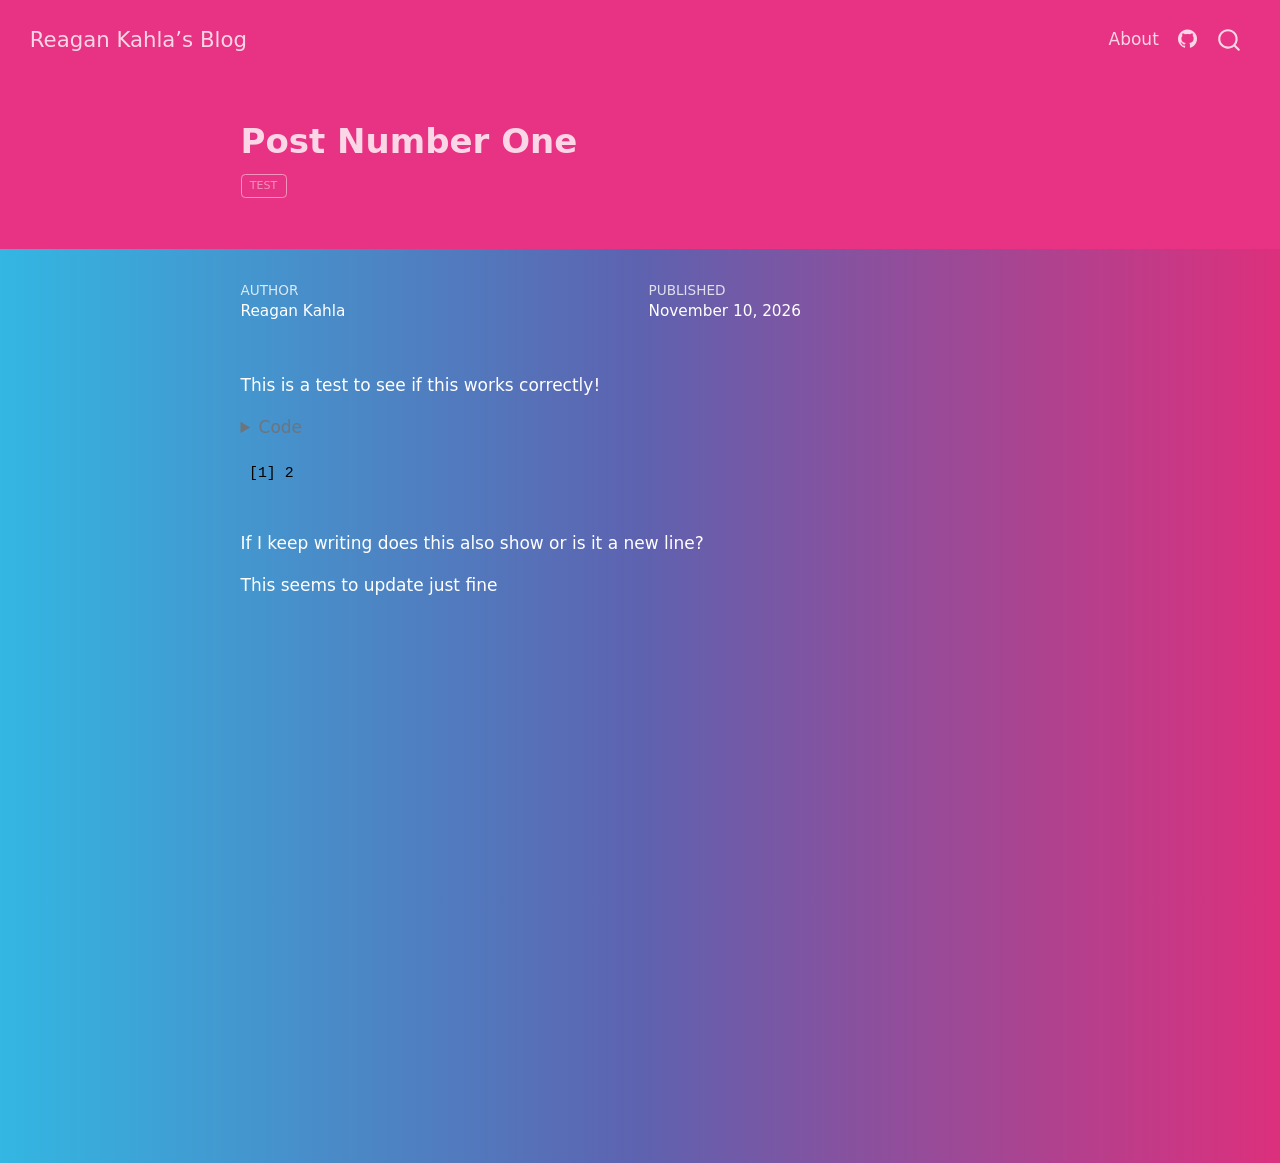
<file: posts/post1/post-number-one.html>
<!DOCTYPE html>
<html xmlns="http://www.w3.org/1999/xhtml" lang="en" xml:lang="en"><head>

<meta charset="utf-8">
<meta name="generator" content="quarto-1.11.9">

<meta name="viewport" content="width=device-width, initial-scale=1.0, user-scalable=yes">

<meta name="author" content="Reagan Kahla">
<meta name="dcterms.date" content="2026-11-10">

<title>Post Number One – Reagan Kahla’s Blog</title>
<style>
/* Default styles provided by pandoc.
** See https://pandoc.org/MANUAL.html#variables-for-html for config info.
*/
span.smallcaps{font-variant: small-caps;}
div.columns{display: flex; gap: 1.5em;}
div.column{flex: auto;}
@media screen {
div.columns{gap: min(4vw, 1.5em);}
div.column{overflow-x: auto;}
}
div.hanging-indent{margin-left: 1.5em; text-indent: -1.5em;}
ul.task-list{list-style: none;}
ul.task-list li input[type="checkbox"] {
  width: 0.8em;
  margin: 0 0.8em 0.2em -1em; /* quarto-specific, see https://github.com/quarto-dev/quarto-cli/issues/4556 */ 
  vertical-align: middle;
}
/* CSS for syntax highlighting */
html { -webkit-text-size-adjust: 100%; }
pre > code.sourceCode { white-space: pre; position: relative; }
pre > code.sourceCode > span { display: inline-block; line-height: 1.25; }
pre > code.sourceCode > span:empty { height: 1.2em; }
.sourceCode { overflow: visible; }
code.sourceCode > span { color: inherit; text-decoration: inherit; }
div.sourceCode { margin: 1em 0; }
pre.sourceCode { margin: 0; }
@media screen {
div.sourceCode { overflow: auto; }
}
@media print {
pre > code.sourceCode { white-space: pre-wrap; }
pre > code.sourceCode > span { text-indent: -5em; padding-left: 5em; }
}
pre.numberSource code
  { counter-reset: source-line 0; }
pre.numberSource code > span
  { position: relative; left: -4em; counter-increment: source-line; }
pre.numberSource code > span > a:first-child::before
  { content: counter(source-line);
    position: relative; left: -1em; text-align: right; vertical-align: baseline;
    border: none; display: inline-block;
    -webkit-touch-callout: none; -webkit-user-select: none;
    -khtml-user-select: none; -moz-user-select: none;
    -ms-user-select: none; user-select: none;
    padding: 0 4px; width: 4em;
  }
pre.numberSource { margin-left: 3em;  padding-left: 4px; }
div.sourceCode
  {   }
@media screen {
pre > code.sourceCode > span > a:first-child::before { text-decoration: underline; }
}
</style>


<script src="../../site_libs/quarto-nav/quarto-nav.js"></script>
<script src="../../site_libs/quarto-nav/headroom.min.js"></script>
<script src="../../site_libs/clipboard/clipboard.min.js"></script>
<script src="../../site_libs/quarto-search/autocomplete.umd.js"></script>
<script src="../../site_libs/quarto-search/fuse.min.js"></script>
<script src="../../site_libs/quarto-search/quarto-search.js"></script>
<meta name="quarto:offset" content="../../">
<script src="../../site_libs/quarto-html/quarto.js" type="module"></script>
<script src="../../site_libs/quarto-html/tabsets/tabsets.js" type="module"></script>
<script src="../../site_libs/quarto-html/scrollable-regions/scrollable-regions.js" type="module"></script>
<script src="../../site_libs/quarto-html/popper.min.js"></script>
<script src="../../site_libs/quarto-html/tippy.umd.min.js"></script>
<script src="../../site_libs/quarto-html/anchor.min.js"></script>
<link href="../../site_libs/quarto-html/tippy.css" rel="stylesheet">
<link href="../../site_libs/quarto-html/quarto-syntax-highlighting-63b5708e65d6cd79cd7618c58d0c21e7.css" rel="stylesheet" id="quarto-text-highlighting-styles">
<script src="../../site_libs/bootstrap/bootstrap.min.js"></script>
<link href="../../site_libs/bootstrap/bootstrap-icons.css" rel="stylesheet">
<link href="../../site_libs/bootstrap/bootstrap-43a6aa08e5bcdac0f8c7480a3bcb4293.min.css" rel="stylesheet" append-hash="true" id="quarto-bootstrap" data-mode="light">
<script id="quarto-search-options" type="application/json">{
  "location": "navbar",
  "copy-button": false,
  "collapse-after": 3,
  "panel-placement": "end",
  "type": "overlay",
  "limit": 50,
  "keyboard-shortcut": [
    "f",
    "/",
    "s"
  ],
  "show-item-context": false,
  "language": {
    "search-no-results-text": "No results",
    "search-matching-documents-text": "matching documents",
    "search-copy-link-title": "Copy link to search",
    "search-hide-matches-text": "Hide additional matches",
    "search-more-match-text": "more match in this document",
    "search-more-matches-text": "more matches in this document",
    "search-clear-button-title": "Clear",
    "search-text-placeholder": "",
    "search-detached-cancel-button-title": "Cancel",
    "search-submit-button-title": "Submit",
    "search-label": "Search"
  }
}</script>


<link rel="stylesheet" href="../../styles.css">
</head>

<body class="nav-fixed fullcontent quarto-light"><a id="quarto-skip-link" class="visually-hidden-focusable" href="#quarto-document-content">Skip to main content</a>

<div id="quarto-search-results"></div>
  <header id="quarto-header" class="headroom fixed-top quarto-banner">
    <nav class="navbar navbar-expand-lg " data-bs-theme="dark" aria-label="Site">
      <div class="navbar-container container-fluid">
      <div class="navbar-brand-container mx-auto">
    <a class="navbar-brand" href="../../index.html">
    <span class="navbar-title">Reagan Kahla’s Blog</span>
    </a>
  </div>
          <button class="navbar-toggler" type="button" data-bs-toggle="collapse" data-bs-target="#navbarCollapse" aria-controls="navbarCollapse" aria-expanded="false" aria-label="Toggle navigation" onclick="if (window.quartoToggleHeadroom) { window.quartoToggleHeadroom(); }">
  <span class="navbar-toggler-icon"></span>
</button>
          <div class="collapse navbar-collapse" id="navbarCollapse">
            <ul class="navbar-nav navbar-nav-scroll ms-auto">
  <li class="nav-item">
    <a class="nav-link" href="../../about.html"> 
<span class="menu-text">About</span></a>
  </li>  
  <li class="nav-item compact">
    <a class="nav-link" href="https://github.com/"> <i class="bi bi-github" role="img">
</i> 
<span class="menu-text"></span></a>
  </li>  
</ul>
          </div> <!-- /navcollapse -->
            <div class="quarto-navbar-tools">
</div>
            <div id="quarto-search" class="" title="Search"></div>
      </div> <!-- /container-fluid -->
    </nav>
</header>
<!-- content -->
<header id="title-block-header" class="quarto-title-block default page-columns page-full">
  <div class="quarto-title-banner page-columns page-full">
    <div class="quarto-title column-body">
      <h1 class="title">Post Number One</h1>
                                <div class="quarto-categories">
                <div class="quarto-category">test</div>
              </div>
                  </div>
  </div>
    
  
  <div class="quarto-title-meta">

      <div>
      <div class="quarto-title-meta-heading">Author</div>
      <div class="quarto-title-meta-contents">
               <p>Reagan Kahla </p>
            </div>
    </div>
      
      <div>
      <div class="quarto-title-meta-heading">Published</div>
      <div class="quarto-title-meta-contents">
        <p class="date">November 10, 2026</p>
      </div>
    </div>
    
      
    </div>
    
  
  </header><div id="quarto-content" class="quarto-container page-columns page-rows-contents page-layout-article page-navbar">
<!-- sidebar -->
<!-- margin-sidebar -->
    
<!-- main -->
<main class="content quarto-banner-title-block" id="quarto-document-content" tabindex="-1">





<p>This is a test to see if this works correctly!</p>
<div class="cell">
<details class="code-fold">
<summary>Code</summary>
<div class="code-copy-outer-scaffold"><div class="sourceCode cell-code" id="cb1"><pre class="sourceCode r code-with-copy"><code class="sourceCode r"><span id="cb1-1"><a href="#cb1-1" aria-hidden="true" tabindex="-1"></a><span class="dv">1</span><span class="sc">+</span><span class="dv">1</span></span></code></pre></div><button title="Copy to Clipboard" class="code-copy-button"><i class="bi"></i></button></div>
</details>
<div class="cell-output cell-output-stdout">
<pre><code>[1] 2</code></pre>
</div>
</div>
<p><br>
If I keep writing does this also show or is it a new line?</p>
<p>This seems to update just fine</p>



</main> <!-- /main -->
<script id="quarto-html-after-body" type="application/javascript">
  window.document.addEventListener("DOMContentLoaded", function (event) {
    const icon = "";
    const anchorJS = new window.AnchorJS();
    anchorJS.options = {
      placement: 'right',
      icon: icon
    };
    anchorJS.add('.anchored');
    const isCodeAnnotation = (el) => {
      for (const clz of el.classList) {
        if (clz.startsWith('code-annotation-')) {                     
          return true;
        }
      }
      return false;
    }
    const onCopySuccess = function(e) {
      // button target
      const button = e.trigger;
      // don't keep focus
      button.blur();
      // flash "checked"
      button.classList.add('code-copy-button-checked');
      var currentTitle = button.getAttribute("title");
      button.setAttribute("title", "Copied!");
      let tooltip;
      if (window.bootstrap) {
        button.setAttribute("data-bs-toggle", "tooltip");
        button.setAttribute("data-bs-placement", "left");
        button.setAttribute("data-bs-title", "Copied!");
        tooltip = new bootstrap.Tooltip(button, 
          { trigger: "manual", 
            customClass: "code-copy-button-tooltip",
            offset: [0, -8]});
        tooltip.show();    
      }
      setTimeout(function() {
        if (tooltip) {
          tooltip.hide();
          button.removeAttribute("data-bs-title");
          button.removeAttribute("data-bs-toggle");
          button.removeAttribute("data-bs-placement");
        }
        button.setAttribute("title", currentTitle);
        button.classList.remove('code-copy-button-checked');
      }, 1000);
      // clear code selection
      e.clearSelection();
    }
    const getTextToCopy = function(trigger) {
      const outerScaffold = trigger.parentElement.cloneNode(true);
      const codeEl = outerScaffold.querySelector('code');
      for (const childEl of codeEl.children) {
        if (isCodeAnnotation(childEl)) {
          childEl.remove();
        }
      }
      return codeEl.innerText;
    }
    const clipboard = new window.ClipboardJS('.code-copy-button:not([data-in-quarto-modal])', {
      text: getTextToCopy
    });
    clipboard.on('success', onCopySuccess);
    if (window.document.getElementById('quarto-embedded-source-code-modal')) {
      const clipboardModal = new window.ClipboardJS('.code-copy-button[data-in-quarto-modal]', {
        text: getTextToCopy,
        container: window.document.getElementById('quarto-embedded-source-code-modal')
      });
      clipboardModal.on('success', onCopySuccess);
    }
      var localhostRegex = new RegExp(/^(?:http|https):\/\/localhost\:?[0-9]*\//);
      var mailtoRegex = new RegExp(/^mailto:/);
        var filterRegex = new RegExp("https:\/\/reagank4\.github\.io\/");
      var isInternal = (href) => {
          return filterRegex.test(href) || localhostRegex.test(href) || mailtoRegex.test(href);
      }
      // Inspect non-navigation links and adorn them if external
      window.quartoDecorateExternalLinks = function (root) {
     var links = (root || window.document).querySelectorAll('a[href]:not(.nav-link):not(.navbar-brand):not(.toc-action):not(.sidebar-link):not(.sidebar-item-toggle):not(.pagination-link):not(.no-external):not([aria-hidden]):not(.dropdown-item):not(.quarto-navigation-tool):not(.about-link)');
      for (var i=0; i<links.length; i++) {
        const link = links[i];
        if (!isInternal(link.href)) {
          // undo the damage that might have been done by quarto-nav.js in the case of
          // links that we want to consider external
          if (link.dataset.originalHref !== undefined) {
            link.href = link.dataset.originalHref;
          }
          if (!link.classList.contains('no-external-icon')) {
          }
        }
      }
      };
      window.quartoDecorateExternalLinks(window.document);
    // Esc closes the popup (WCAG 1.4.13) and focus leaving both trigger and
    // popup closes it (WCAG 2.4.11); tippy handles neither for interactive popups.
    const hideOnEscAndFocusOut = {
      name: 'hideOnEscAndFocusOut',
      defaultValue: true,
      fn(instance) {
        const dismiss = () => {
          // A show scheduled by the trigger delay would otherwise reopen it
          instance.clearDelayTimeouts();
          instance.hide();
        };
        const onKeyDown = (event) => {
          if (event.key !== 'Escape') {
            return;
          }
          // Keep Esc from also reaching page handlers (e.g. reveal.js overview),
          // except an open reveal.js slide menu, which Esc should close too.
          // The menu handles keys only when its keyboard option is on.
          const menuHandlesEsc = window.Reveal?.getPlugin?.('menu')?.isOpen() &&
            window.Reveal.getConfig().menu?.keyboard !== false;
          if (!menuHandlesEsc) {
            event.stopPropagation();
          }
          if (instance.popper.contains(window.document.activeElement)) {
            // Disabled while refocusing so the focus trigger does not reopen it
            instance.disable();
            instance.reference.focus();
            instance.enable();
          }
          dismiss();
        };
        const onFocusOut = (event) => {
          const target = event.relatedTarget;
          if (target && !instance.reference.contains(target) &&
              !instance.popper.contains(target)) {
            dismiss();
          }
        };
        // On the trigger too: a click trigger (code-annotations: select) has no
        // blur handling. Attached for the instance's lifetime so leaving the
        // trigger also cancels a show still pending on the trigger delay.
        instance.reference.addEventListener('focusout', onFocusOut);
        return {
          onShow() {
            window.document.addEventListener('keydown', onKeyDown, true);
            instance.popper.addEventListener('focusout', onFocusOut);
          },
          onHide() {
            window.document.removeEventListener('keydown', onKeyDown, true);
            instance.popper.removeEventListener('focusout', onFocusOut);
          },
          onDestroy() {
            instance.reference.removeEventListener('focusout', onFocusOut);
          },
        };
      },
    };
    function tippyHover(el, contentFn, onTriggerFn, onUntriggerFn) {
      const config = {
        allowHTML: true,
        maxWidth: 500,
        delay: 100,
        arrow: false,
        appendTo: function(el) {
            return el.parentElement;
        },
        interactive: true,
        interactiveBorder: 10,
        theme: 'quarto',
        placement: 'bottom-start',
        plugins: [hideOnEscAndFocusOut],
      };
      if (contentFn) {
        config.content = contentFn;
      }
      if (onTriggerFn) {
        config.onTrigger = onTriggerFn;
      }
      if (onUntriggerFn) {
        config.onUntrigger = onUntriggerFn;
      }
      window.tippy(el, config); 
    }
    const noterefs = window.document.querySelectorAll('a[role="doc-noteref"]');
    for (var i=0; i<noterefs.length; i++) {
      const ref = noterefs[i];
      tippyHover(ref, function() {
        // use id or data attribute instead here
        let href = ref.getAttribute('data-footnote-href') || ref.getAttribute('href');
        try { href = new URL(href).hash; } catch {}
        const id = href.replace(/^#\/?/, "");
        const note = window.document.getElementById(id);
        if (note) {
          return note.innerHTML;
        } else {
          return "";
        }
      });
    }
    const xrefs = window.document.querySelectorAll('a.quarto-xref');
    const processXRef = (id, note) => {
      // Strip column container classes
      const stripColumnClz = (el) => {
        el.classList.remove("page-full", "page-columns");
        if (el.children) {
          for (const child of el.children) {
            stripColumnClz(child);
          }
        }
      }
      stripColumnClz(note)
      if (id === null || id.startsWith('sec-')) {
        // Special case sections, only their first couple elements
        const container = document.createElement("div");
        if (note.children && note.children.length > 2) {
          container.appendChild(note.children[0].cloneNode(true));
          for (let i = 1; i < note.children.length; i++) {
            const child = note.children[i];
            if (child.tagName === "P" && child.innerText === "") {
              continue;
            } else {
              container.appendChild(child.cloneNode(true));
              break;
            }
          }
          if (window.Quarto?.typesetMath) {
            window.Quarto.typesetMath(container);
          }
          return container.innerHTML
        } else {
          if (window.Quarto?.typesetMath) {
            window.Quarto.typesetMath(note);
          }
          return note.innerHTML;
        }
      } else {
        // Remove any anchor links if they are present
        const anchorLink = note.querySelector('a.anchorjs-link');
        if (anchorLink) {
          anchorLink.remove();
        }
        if (window.Quarto?.typesetMath) {
          window.Quarto.typesetMath(note);
        }
        if (note.classList.contains("callout")) {
          return note.outerHTML;
        } else {
          return note.innerHTML;
        }
      }
    }
    for (var i=0; i<xrefs.length; i++) {
      const xref = xrefs[i];
      tippyHover(xref, undefined, function(instance) {
        instance.disable();
        let url = xref.getAttribute('href');
        let hash = undefined; 
        if (url.startsWith('#')) {
          hash = url;
        } else {
          try { hash = new URL(url).hash; } catch {}
        }
        if (hash) {
          const id = hash.replace(/^#\/?/, "");
          const note = window.document.getElementById(id);
          if (note !== null) {
            try {
              const html = processXRef(id, note.cloneNode(true));
              instance.setContent(html);
            } finally {
              instance.enable();
              instance.show();
            }
          } else {
            // See if we can fetch this
            fetch(url.split('#')[0])
            .then(res => res.text())
            .then(html => {
              const parser = new DOMParser();
              const htmlDoc = parser.parseFromString(html, "text/html");
              const note = htmlDoc.getElementById(id);
              if (note !== null) {
                const html = processXRef(id, note);
                instance.setContent(html);
              } 
            }).finally(() => {
              instance.enable();
              instance.show();
            });
          }
        } else {
          // See if we can fetch a full url (with no hash to target)
          // This is a special case and we should probably do some content thinning / targeting
          fetch(url)
          .then(res => res.text())
          .then(html => {
            const parser = new DOMParser();
            const htmlDoc = parser.parseFromString(html, "text/html");
            const note = htmlDoc.querySelector('main.content');
            if (note !== null) {
              // This should only happen for chapter cross references
              // (since there is no id in the URL)
              // remove the first header
              if (note.children.length > 0 && note.children[0].tagName === "HEADER") {
                note.children[0].remove();
              }
              const html = processXRef(null, note);
              instance.setContent(html);
            } 
          }).finally(() => {
            instance.enable();
            instance.show();
          });
        }
      }, function(instance) {
      });
    }
        let selectedAnnoteEl;
        const selectorForAnnotation = ( cell, annotation) => {
          let cellAttr = 'data-code-cell="' + cell + '"';
          let lineAttr = 'data-code-annotation="' +  annotation + '"';
          const selector = 'span[' + cellAttr + '][' + lineAttr + ']';
          return selector;
        }
        const selectCodeLines = (annoteEl) => {
          const doc = window.document;
          const targetCell = annoteEl.getAttribute("data-target-cell");
          const targetAnnotation = annoteEl.getAttribute("data-target-annotation");
          const annoteSpan = window.document.querySelector(selectorForAnnotation(targetCell, targetAnnotation));
          const lines = annoteSpan.getAttribute("data-code-lines").split(",");
          const lineIds = lines.map((line) => {
            return targetCell + "-" + line;
          })
          // Each band is positioned against its own containing block, which is
          // not the offsetParent of the lines, so place it from client rects.
          const placeBand = (band, firstEl, lastEl, codeBlock) => {
            const container = band.offsetParent;
            if (container === null) {
              return;
            }
            const containerRect = container.getBoundingClientRect();
            // Reveal.js scales slides with a transform, so convert client
            // pixels back to the CSS pixels of the container.
            const scale = containerRect.height / container.offsetHeight || 1;
            const firstRect = firstEl.getBoundingClientRect();
            const lastRect = lastEl.getBoundingClientRect();
            const top = (firstRect.top - containerRect.top) / scale - container.clientTop + container.scrollTop;
            const height = (lastRect.bottom - firstRect.top) / scale;
            band.style.top = top - 2 + "px";
            band.style.height = height + 4 + "px";
            if (codeBlock) {
              // Without the copy button wrapper, the containing block is wider
              // than the code block, so span the code block explicitly.
              const blockRect = codeBlock.getBoundingClientRect();
              band.style.left = (blockRect.left - containerRect.left) / scale - container.clientLeft + container.scrollLeft + "px";
              band.style.width = blockRect.width / scale + "px";
            }
          };
          if (lineIds.length > 0) {
            const el = window.document.getElementById(lineIds[0]);
            const lastEl = window.document.getElementById(lineIds[lineIds.length - 1]);
            const parent = el.parentElement.parentElement;
            // cook up a div (if necessary) and position it
            let div = window.document.getElementById("code-annotation-line-highlight");
            if (div === null) {
              div = window.document.createElement("div");
              div.setAttribute("id", "code-annotation-line-highlight");
              div.style.position = 'absolute';
              parent.appendChild(div);
            }
            placeBand(div, el, lastEl, parent.closest("div.sourceCode") || parent);
            let gutterDiv = window.document.getElementById("code-annotation-line-highlight-gutter");
            if (gutterDiv === null) {
              gutterDiv = window.document.createElement("div");
              gutterDiv.setAttribute("id", "code-annotation-line-highlight-gutter");
              gutterDiv.style.position = 'absolute';
              const codeCell = window.document.getElementById(targetCell);
              const gutter = codeCell.querySelector('.code-annotation-gutter');
              gutter.appendChild(gutterDiv);
            }
            placeBand(gutterDiv, el, lastEl);
            selectedAnnoteEl = annoteEl;
          }
        };
        const unselectCodeLines = () => {
          const elementsIds = ["code-annotation-line-highlight", "code-annotation-line-highlight-gutter"];
          elementsIds.forEach((elId) => {
            const div = window.document.getElementById(elId);
            if (div) {
              div.remove();
            }
          });
          selectedAnnoteEl = undefined;
        };
          // Handle positioning of the toggle
      window.addEventListener(
        "resize",
        throttle(() => {
          elRect = undefined;
          if (selectedAnnoteEl) {
            selectCodeLines(selectedAnnoteEl);
          }
        }, 10)
      );
      function throttle(fn, ms) {
      let throttle = false;
      let timer;
        return (...args) => {
          if(!throttle) { // first call gets through
              fn.apply(this, args);
              throttle = true;
          } else { // all the others get throttled
              if(timer) clearTimeout(timer); // cancel #2
              timer = setTimeout(() => {
                fn.apply(this, args);
                timer = throttle = false;
              }, ms);
          }
        };
      }
        // Attach click handler to the DT
        const annoteDls = window.document.querySelectorAll('dt[data-target-cell]');
        for (const annoteDlNode of annoteDls) {
          annoteDlNode.addEventListener('click', (event) => {
            const clickedEl = event.target;
            if (clickedEl !== selectedAnnoteEl) {
              unselectCodeLines();
              const activeEl = window.document.querySelector('dt[data-target-cell].code-annotation-active');
              if (activeEl) {
                activeEl.classList.remove('code-annotation-active');
              }
              selectCodeLines(clickedEl);
              clickedEl.classList.add('code-annotation-active');
            } else {
              // Unselect the line
              unselectCodeLines();
              clickedEl.classList.remove('code-annotation-active');
            }
          });
        }
    const findCites = (el) => {
      const parentEl = el.parentElement;
      if (parentEl) {
        const cites = parentEl.dataset.cites;
        if (cites) {
          return {
            el,
            cites: cites.split(' ')
          };
        } else {
          return findCites(el.parentElement)
        }
      } else {
        return undefined;
      }
    };
    var bibliorefs = window.document.querySelectorAll('a[role="doc-biblioref"]');
    for (var i=0; i<bibliorefs.length; i++) {
      const ref = bibliorefs[i];
      const citeInfo = findCites(ref);
      if (citeInfo) {
        tippyHover(citeInfo.el, function() {
          var popup = window.document.createElement('div');
          citeInfo.cites.forEach(function(cite) {
            var citeDiv = window.document.createElement('div');
            citeDiv.classList.add('hanging-indent');
            citeDiv.classList.add('csl-entry');
            var biblioDiv = window.document.getElementById('ref-' + cite);
            if (biblioDiv) {
              citeDiv.innerHTML = biblioDiv.innerHTML;
            }
            popup.appendChild(citeDiv);
          });
          return popup.innerHTML;
        });
      }
    }
  });
  </script>
  <script type="application/javascript">
  window.quartoScrollableRegionsLabels = {"code":"Scrollable code","output":"Scrollable output"};
  </script>
</div> <!-- /content -->




</body></html>
</file>
<file: site_libs/quarto-html/tippy.css>
.tippy-box[data-animation=fade][data-state=hidden]{opacity:0}[data-tippy-root]{max-width:calc(100vw - 10px)}.tippy-box{position:relative;background-color:#333;color:#fff;border-radius:4px;font-size:14px;line-height:1.4;white-space:normal;outline:0;transition-property:transform,visibility,opacity}.tippy-box[data-placement^=top]>.tippy-arrow{bottom:0}.tippy-box[data-placement^=top]>.tippy-arrow:before{bottom:-7px;left:0;border-width:8px 8px 0;border-top-color:initial;transform-origin:center top}.tippy-box[data-placement^=bottom]>.tippy-arrow{top:0}.tippy-box[data-placement^=bottom]>.tippy-arrow:before{top:-7px;left:0;border-width:0 8px 8px;border-bottom-color:initial;transform-origin:center bottom}.tippy-box[data-placement^=left]>.tippy-arrow{right:0}.tippy-box[data-placement^=left]>.tippy-arrow:before{border-width:8px 0 8px 8px;border-left-color:initial;right:-7px;transform-origin:center left}.tippy-box[data-placement^=right]>.tippy-arrow{left:0}.tippy-box[data-placement^=right]>.tippy-arrow:before{left:-7px;border-width:8px 8px 8px 0;border-right-color:initial;transform-origin:center right}.tippy-box[data-inertia][data-state=visible]{transition-timing-function:cubic-bezier(.54,1.5,.38,1.11)}.tippy-arrow{width:16px;height:16px;color:#333}.tippy-arrow:before{content:"";position:absolute;border-color:transparent;border-style:solid}.tippy-content{position:relative;padding:5px 9px;z-index:1}
</file>
<file: site_libs/quarto-html/quarto-syntax-highlighting-63b5708e65d6cd79cd7618c58d0c21e7.css>
/* quarto syntax highlight colors */
:root {
  --quarto-hl-ot-color: #003B4F;
  --quarto-hl-at-color: #657422;
  --quarto-hl-ss-color: #20794D;
  --quarto-hl-an-color: #5E5E5E;
  --quarto-hl-fu-color: #4758AB;
  --quarto-hl-st-color: #20794D;
  --quarto-hl-cf-color: #003B4F;
  --quarto-hl-op-color: #5E5E5E;
  --quarto-hl-er-color: #AD0000;
  --quarto-hl-bn-color: #AD0000;
  --quarto-hl-al-color: #AD0000;
  --quarto-hl-va-color: #111111;
  --quarto-hl-bu-color: inherit;
  --quarto-hl-ex-color: inherit;
  --quarto-hl-pp-color: #AD0000;
  --quarto-hl-in-color: #5E5E5E;
  --quarto-hl-vs-color: #20794D;
  --quarto-hl-wa-color: #5E5E5E;
  --quarto-hl-do-color: #5E5E5E;
  --quarto-hl-im-color: #00769E;
  --quarto-hl-ch-color: #20794D;
  --quarto-hl-dt-color: #AD0000;
  --quarto-hl-fl-color: #AD0000;
  --quarto-hl-co-color: #5E5E5E;
  --quarto-hl-cv-color: #5E5E5E;
  --quarto-hl-cn-color: #8f5902;
  --quarto-hl-sc-color: #5E5E5E;
  --quarto-hl-dv-color: #AD0000;
  --quarto-hl-kw-color: #003B4F;
}

/* other quarto variables */
:root {
  --quarto-font-monospace: SFMono-Regular, Menlo, Monaco, Consolas, "Liberation Mono", "Courier New", monospace;
}

/* syntax highlight based on Pandoc's rules */
pre > code.sourceCode > span {
  color: #003B4F;
}

code.sourceCode > span {
  color: #003B4F;
}

div.sourceCode,
div.sourceCode pre.sourceCode {
  color: #003B4F;
}

/* Normal */
code span {
  color: #003B4F;
}

/* Alert */
code span.al {
  color: #AD0000;
  font-style: inherit;
}

/* Annotation */
code span.an {
  color: #5E5E5E;
  font-style: inherit;
}

/* Attribute */
code span.at {
  color: #657422;
  font-style: inherit;
}

/* BaseN */
code span.bn {
  color: #AD0000;
  font-style: inherit;
}

/* BuiltIn */
code span.bu {
  font-style: inherit;
}

/* ControlFlow */
code span.cf {
  color: #003B4F;
  font-weight: bold;
  font-style: inherit;
}

/* Char */
code span.ch {
  color: #20794D;
  font-style: inherit;
}

/* Constant */
code span.cn {
  color: #8f5902;
  font-style: inherit;
}

/* Comment */
code span.co {
  color: #5E5E5E;
  font-style: inherit;
}

/* CommentVar */
code span.cv {
  color: #5E5E5E;
  font-style: italic;
}

/* Documentation */
code span.do {
  color: #5E5E5E;
  font-style: italic;
}

/* DataType */
code span.dt {
  color: #AD0000;
  font-style: inherit;
}

/* DecVal */
code span.dv {
  color: #AD0000;
  font-style: inherit;
}

/* Error */
code span.er {
  color: #AD0000;
  font-style: inherit;
}

/* Extension */
code span.ex {
  font-style: inherit;
}

/* Float */
code span.fl {
  color: #AD0000;
  font-style: inherit;
}

/* Function */
code span.fu {
  color: #4758AB;
  font-style: inherit;
}

/* Import */
code span.im {
  color: #00769E;
  font-style: inherit;
}

/* Information */
code span.in {
  color: #5E5E5E;
  font-style: inherit;
}

/* Keyword */
code span.kw {
  color: #003B4F;
  font-weight: bold;
  font-style: inherit;
}

/* Operator */
code span.op {
  color: #5E5E5E;
  font-style: inherit;
}

/* Other */
code span.ot {
  color: #003B4F;
  font-style: inherit;
}

/* Preprocessor */
code span.pp {
  color: #AD0000;
  font-style: inherit;
}

/* SpecialChar */
code span.sc {
  color: #5E5E5E;
  font-style: inherit;
}

/* SpecialString */
code span.ss {
  color: #20794D;
  font-style: inherit;
}

/* String */
code span.st {
  color: #20794D;
  font-style: inherit;
}

/* Variable */
code span.va {
  color: #111111;
  font-style: inherit;
}

/* VerbatimString */
code span.vs {
  color: #20794D;
  font-style: inherit;
}

/* Warning */
code span.wa {
  color: #5E5E5E;
  font-style: italic;
}

.prevent-inlining {
  content: "</";
}

/*# sourceMappingURL=054cc16b9e9817627be6994582d2ffb5.css.map */
</file>
<file: styles.css>
/* css styles */
</file>
<file: site_libs/quarto-html/quarto-syntax-highlighting-dark-447e42e69aaa9833c0ba1b986f430b20.css>
/* quarto syntax highlight colors */
:root {
  --quarto-hl-al-color: #f07178;
  --quarto-hl-an-color: #d4d0ab;
  --quarto-hl-at-color: #00e0e0;
  --quarto-hl-bn-color: #d4d0ab;
  --quarto-hl-bu-color: #abe338;
  --quarto-hl-ch-color: #abe338;
  --quarto-hl-co-color: #f8f8f2;
  --quarto-hl-cv-color: #ffd700;
  --quarto-hl-cn-color: #ffd700;
  --quarto-hl-cf-color: #ffa07a;
  --quarto-hl-dt-color: #ffa07a;
  --quarto-hl-dv-color: #d4d0ab;
  --quarto-hl-do-color: #f8f8f2;
  --quarto-hl-er-color: #f07178;
  --quarto-hl-ex-color: #00e0e0;
  --quarto-hl-fl-color: #d4d0ab;
  --quarto-hl-fu-color: #ffa07a;
  --quarto-hl-im-color: #abe338;
  --quarto-hl-in-color: #d4d0ab;
  --quarto-hl-kw-color: #ffa07a;
  --quarto-hl-op-color: #ffa07a;
  --quarto-hl-ot-color: #00e0e0;
  --quarto-hl-pp-color: #dcc6e0;
  --quarto-hl-re-color: #00e0e0;
  --quarto-hl-sc-color: #abe338;
  --quarto-hl-ss-color: #abe338;
  --quarto-hl-st-color: #abe338;
  --quarto-hl-va-color: #00e0e0;
  --quarto-hl-vs-color: #abe338;
  --quarto-hl-wa-color: #dcc6e0;
}

/* other quarto variables */
:root {
  --quarto-font-monospace: SFMono-Regular, Menlo, Monaco, Consolas, "Liberation Mono", "Courier New", monospace;
}

/* syntax highlight based on Pandoc's rules */
pre > code.sourceCode > span {
  color: #f8f8f2;
}

code.sourceCode > span {
  color: #f8f8f2;
}

div.sourceCode,
div.sourceCode pre.sourceCode {
  color: #f8f8f2;
}

/* Normal */
code span {
  color: #f8f8f2;
}

/* Alert */
code span.al {
  color: #f07178;
}

/* Annotation */
code span.an {
  color: #d4d0ab;
}

/* Attribute */
code span.at {
  color: #00e0e0;
}

/* BaseN */
code span.bn {
  color: #d4d0ab;
}

/* BuiltIn */
code span.bu {
  color: #abe338;
}

/* ControlFlow */
code span.cf {
  font-weight: bold;
  color: #ffa07a;
}

/* Char */
code span.ch {
  color: #abe338;
}

/* Constant */
code span.cn {
  color: #ffd700;
}

/* Comment */
code span.co {
  font-style: italic;
  color: #f8f8f2;
}

/* CommentVar */
code span.cv {
  color: #ffd700;
}

/* Documentation */
code span.do {
  color: #f8f8f2;
}

/* DataType */
code span.dt {
  color: #ffa07a;
}

/* DecVal */
code span.dv {
  color: #d4d0ab;
}

/* Error */
code span.er {
  color: #f07178;
  text-decoration: underline;
}

/* Extension */
code span.ex {
  font-weight: bold;
  color: #00e0e0;
}

/* Float */
code span.fl {
  color: #d4d0ab;
}

/* Function */
code span.fu {
  color: #ffa07a;
}

/* Import */
code span.im {
  color: #abe338;
}

/* Information */
code span.in {
  color: #d4d0ab;
}

/* Keyword */
code span.kw {
  font-weight: bold;
  color: #ffa07a;
}

/* Operator */
code span.op {
  color: #ffa07a;
}

/* Other */
code span.ot {
  color: #00e0e0;
}

/* Preprocessor */
code span.pp {
  color: #dcc6e0;
}

/* RegionMarker */
code span.re {
  background-color: #f8f8f2;
  color: #00e0e0;
}

/* SpecialChar */
code span.sc {
  color: #abe338;
}

/* SpecialString */
code span.ss {
  color: #abe338;
}

/* String */
code span.st {
  color: #abe338;
}

/* Variable */
code span.va {
  color: #00e0e0;
}

/* VerbatimString */
code span.vs {
  color: #abe338;
}

/* Warning */
code span.wa {
  color: #dcc6e0;
}

.prevent-inlining {
  content: "</";
}

/*# sourceMappingURL=be8e1111c2b710f7c3a4926ffa2967aa.css.map */
</file>
